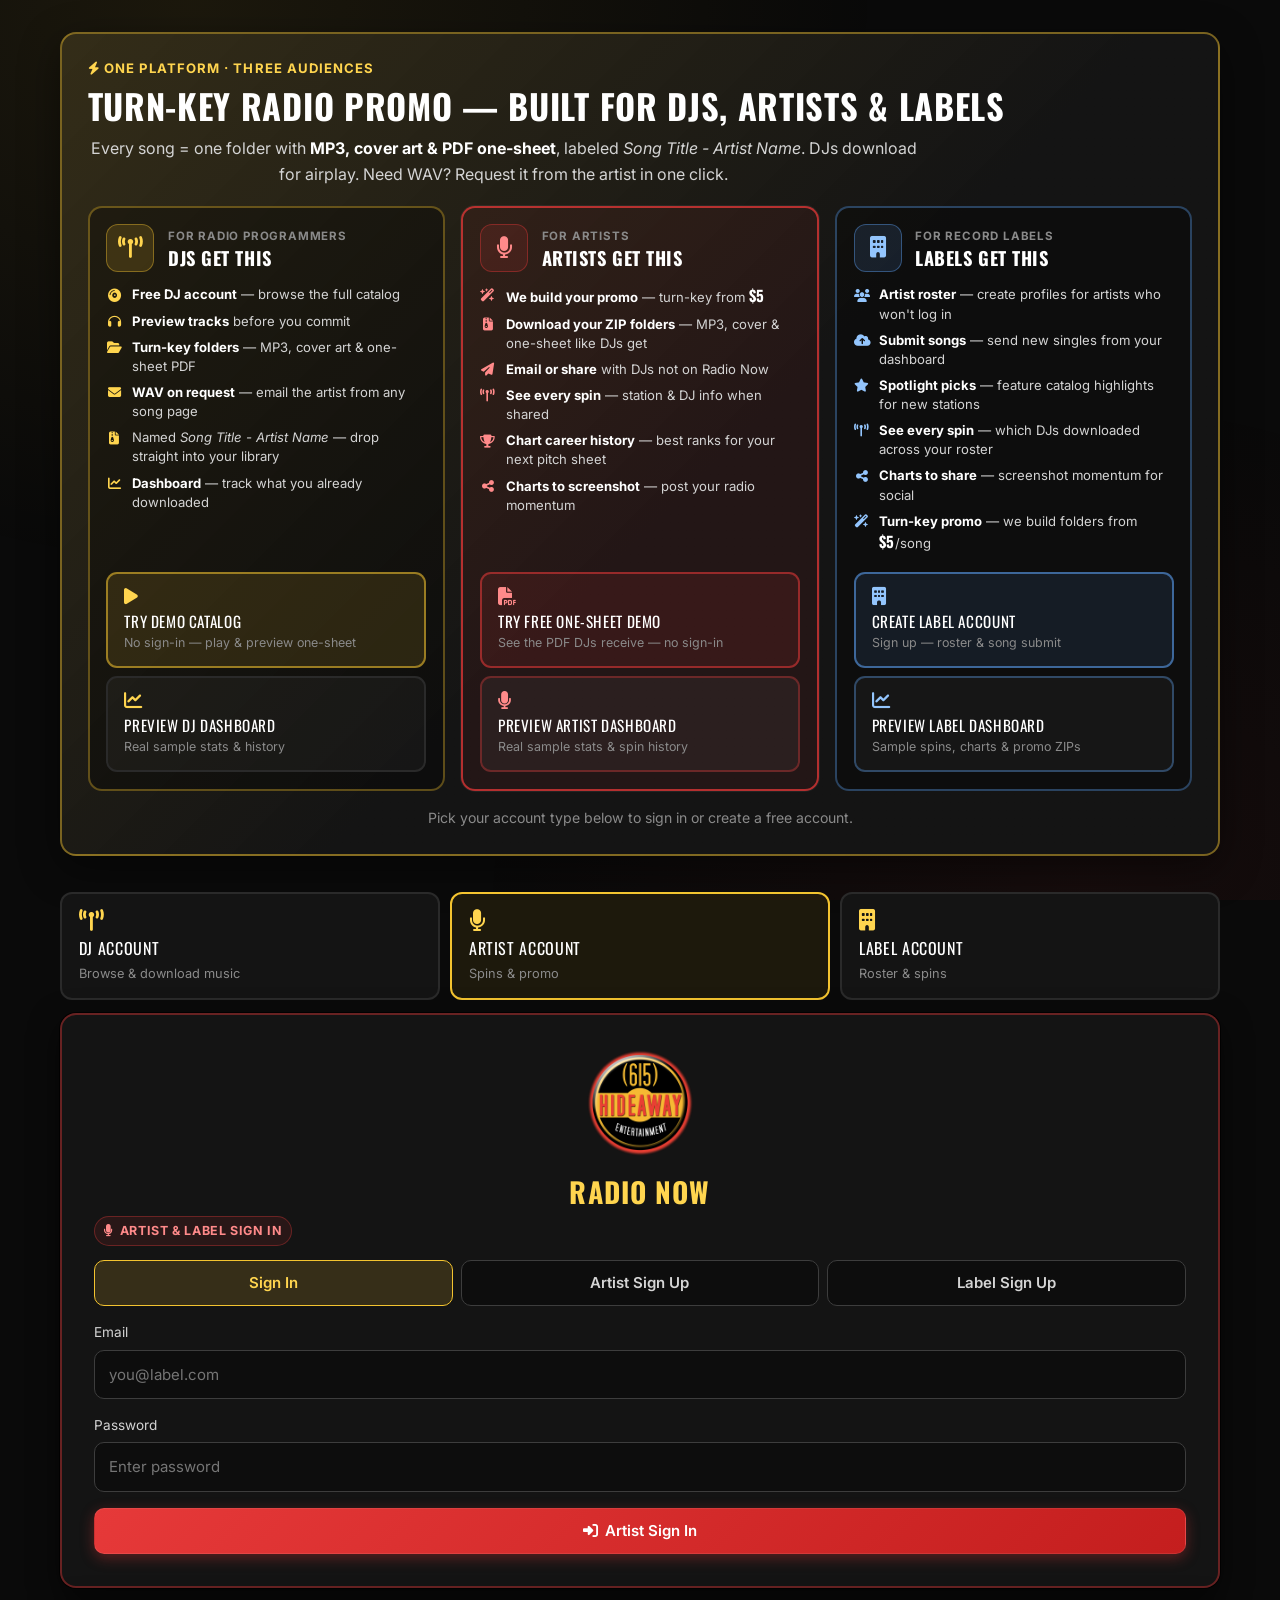
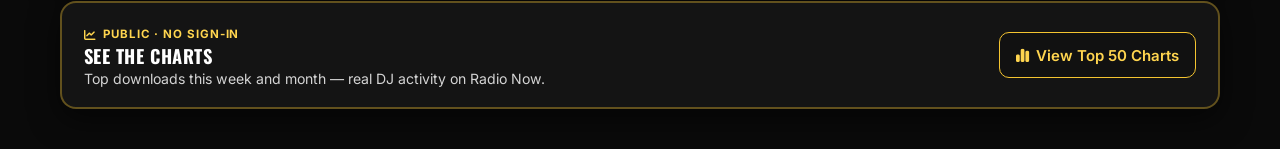
<file: artist-dashboard.html>
<!DOCTYPE html>
<html lang="en">
<head>
  <meta charset="UTF-8">
  <meta name="viewport" content="width=device-width, initial-scale=1.0">
  <meta name="description" content="Radio Now — Artist spins dashboard. See DJ download activity.">
  <title>Spins — Radio Now</title>
  <link rel="icon" href="assets/logo.png" type="image/png">
  <link rel="preconnect" href="https://fonts.googleapis.com">
  <link rel="preconnect" href="https://fonts.gstatic.com" crossorigin>
  <link href="https://fonts.googleapis.com/css2?family=Inter:wght@400;500;600;700&family=Oswald:wght@500;600;700&display=swap" rel="stylesheet">
  <link rel="stylesheet" href="https://cdnjs.cloudflare.com/ajax/libs/font-awesome/6.5.1/css/all.min.css">
  <link rel="stylesheet" href="css/styles.css">
</head>
<body class="artist-portal-body">

  <div id="login-gate" class="login-gate">
    <div id="turnkey-pitch-login" class="turnkey-pitch-login-wrap" data-page="artist"></div>

    <div class="login-gate-actions">
    <div class="login-auth-column">
      <nav class="account-role-picker account-role-picker--triple" aria-label="Choose account type">
        <a href="index.html" class="account-role-card">
          <i class="fa-solid fa-tower-broadcast" aria-hidden="true"></i>
          <span class="account-role-title">DJ Account</span>
          <span class="account-role-desc">Browse &amp; download music</span>
        </a>
        <a href="artist-dashboard.html" class="account-role-card is-active" aria-current="page">
          <i class="fa-solid fa-microphone" aria-hidden="true"></i>
          <span class="account-role-title">Artist Account</span>
          <span class="account-role-desc">Spins &amp; promo</span>
        </a>
        <a href="artist-dashboard.html#label-signup" class="account-role-card account-role-card--label">
          <i class="fa-solid fa-building" aria-hidden="true"></i>
          <span class="account-role-title">Label Account</span>
          <span class="account-role-desc">Roster &amp; spins</span>
        </a>
      </nav>

      <div class="login-card login-card--artist">
        <div class="brand-lockup brand-lockup--centered brand-lockup--signup">
          <img src="assets/logo.png" alt="(615) Hideaway Entertainment" class="brand-logo brand-logo--large">
          <div class="brand-text">
            <h1>Radio Now</h1>
            <p>(615) Hideaway Entertainment</p>
          </div>
        </div>
        <p class="login-account-badge login-account-badge--artist"><i class="fa-solid fa-microphone"></i> Artist &amp; label sign in</p>

        <div class="auth-tabs auth-tabs--triple" role="tablist" aria-label="Artist and label accounts">
        <button type="button" class="auth-tab active" data-auth-tab="login" role="tab" aria-selected="true">Sign In</button>
        <button type="button" class="auth-tab" data-auth-tab="signup" role="tab" aria-selected="false">Artist Sign Up</button>
        <button type="button" class="auth-tab" data-auth-tab="label-signup" role="tab" aria-selected="false">Label Sign Up</button>
      </div>

      <form id="login-form" class="auth-panel" data-auth-panel="login">
        <div class="login-error" id="login-error"></div>
        <label for="login-email">Email</label>
        <input type="email" id="login-email" placeholder="you@label.com" autocomplete="email" required>
        <label for="login-password">Password</label>
        <input type="password" id="login-password" placeholder="Enter password" autocomplete="current-password" required>
        <button type="submit" class="btn btn-primary btn-full">
          <i class="fa-solid fa-right-to-bracket"></i>
          Artist Sign In
        </button>
      </form>

      <form id="signup-form" class="auth-panel hidden" data-auth-panel="signup">
        <div class="login-error" id="signup-error"></div>
        <p class="auth-panel-note">Create a free artist account with your <strong>stage or band name</strong>. If your label already set up a profile for you, use the email they listed to <strong>claim</strong> it.</p>
        <label for="signup-artist-name">Artist Name</label>
        <input type="text" id="signup-artist-name" placeholder="Your artist or band name" autocomplete="organization" required>
        <label for="signup-email">Email</label>
        <input type="email" id="signup-email" placeholder="you@label.com" autocomplete="email" required>
        <label for="signup-password">Password</label>
        <input type="password" id="signup-password" placeholder="At least 8 characters" autocomplete="new-password" minlength="8" required>
        <label for="signup-password-confirm">Confirm password</label>
        <input type="password" id="signup-password-confirm" placeholder="Re-enter password" autocomplete="new-password" minlength="8" required>
        <button type="submit" class="btn btn-primary btn-full">
          <i class="fa-solid fa-user-plus"></i>
          Create Artist Account
        </button>
      </form>

      <form id="label-signup-form" class="auth-panel hidden" data-auth-panel="label-signup">
        <div class="login-error" id="label-signup-error"></div>
        <p class="auth-panel-note">Create a free label account with your <strong>label name</strong>. Use the same name on song submissions so your roster links to your dashboard.</p>
        <label for="signup-label-name">Label Name</label>
        <input type="text" id="signup-label-name" placeholder="Your record label name" autocomplete="organization" required>
        <label for="label-signup-email">Email</label>
        <input type="email" id="label-signup-email" placeholder="you@label.com" autocomplete="email" required>
        <label for="label-signup-password">Password</label>
        <input type="password" id="label-signup-password" placeholder="At least 8 characters" autocomplete="new-password" minlength="8" required>
        <label for="label-signup-password-confirm">Confirm password</label>
        <input type="password" id="label-signup-password-confirm" placeholder="Re-enter password" autocomplete="new-password" minlength="8" required>
        <button type="submit" class="btn btn-primary btn-full">
          <i class="fa-solid fa-building"></i>
          Create Label Account
        </button>
      </form>
      </div>

      <aside class="login-charts-card" aria-label="Public download charts">
        <div class="login-charts-copy-block">
          <p class="login-charts-eyebrow"><i class="fa-solid fa-chart-line" aria-hidden="true"></i> Public · No sign-in</p>
          <h2 class="login-charts-title">See the charts</h2>
          <p class="login-charts-copy">Top downloads this week and month — real DJ activity on Radio Now.</p>
        </div>
        <a href="charts.html" class="btn btn-secondary login-charts-btn">
          <i class="fa-solid fa-chart-simple" aria-hidden="true"></i>
          View Top 50 Charts
        </a>
      </aside>
    </div>
    </div>
  </div>

  <div id="app-shell" class="app-shell hidden">
    <div id="demo-banner" class="demo-banner hidden" role="status">
      <div class="demo-banner-copy">
        <strong>Demo mode</strong> — Sample spin data for David Parmley.
      </div>
      <a href="artist-dashboard.html" class="btn btn-secondary btn-sm">Create artist account</a>
    </div>

    <div class="artist-portal-chrome">
      <a href="artist-dashboard.html" class="artist-portal-chrome-brand">
        <img src="assets/logo.png" alt="" class="artist-portal-chrome-logo">
        <span>Radio Now</span>
      </a>
      <div class="artist-portal-chrome-actions">
        <a href="artist-promo.html" class="artist-portal-chrome-link">Your Music</a>
        <a href="charts.html" class="artist-portal-chrome-link">Charts</a>
        <span id="artist-welcome" class="artist-portal-welcome hidden"></span>
        <button type="button" class="btn btn-ghost btn-sm" id="logout-btn" aria-label="Log out">
          <i class="fa-solid fa-right-from-bracket"></i>
        </button>
      </div>
    </div>

    <nav class="artist-portal-nav" data-artist-portal-nav aria-label="Artist portal sections"></nav>

    <main class="artist-portal-page artist-spins-page">
      <h1 id="artist-display-name" class="visually-hidden">Your artist</h1>
      <p id="dashboard-subtitle" class="visually-hidden">Spin stats</p>

      <section id="artist-featured-banner" class="artist-featured-banner hidden" aria-label="DJ featured spotlight"></section>

      <section class="spin-picker-section" id="song-picker" aria-label="Choose a song"></section>

      <section id="song-infographic" class="spin-infographic-host hidden" aria-live="polite"></section>

      <section class="spin-song-metrics hidden" id="dashboard-stats" aria-label="Song spin stats"></section>

      <section class="spin-lines-section" aria-label="Spin activity">
        <div class="spin-lines-header">
          <h2><i class="fa-solid fa-tower-broadcast"></i> DJ spins</h2>
          <span class="spin-lines-meta" id="spin-lines-meta"></span>
        </div>
        <a href="djs.html" class="btn btn-secondary btn-full spin-dj-directory-btn">
          <i class="fa-solid fa-users"></i>
          DJ Member Directory
        </a>
        <div id="spin-lines" class="spin-lines-list"></div>
      </section>

      <section class="dj-panel artist-access-panel hidden" id="label-access-panel" aria-live="polite">
        <div class="dj-panel-header">
          <h2><i class="fa-solid fa-building"></i> Label access</h2>
        </div>
        <p class="dj-panel-note">Labels with access to your account. Remove anytime — your chart history stays with you.</p>
        <div id="label-access-list"></div>
      </section>

      <section class="artist-dj-requests-banner" aria-label="DJ WAV requests info">
        <div class="artist-dj-requests-banner-inner">
          <div>
            <h2><i class="fa-solid fa-envelope"></i> DJ WAV requests</h2>
            <p>When a DJ needs a broadcast WAV, Radio Now emails you with the song and DJ contact info. Just hit <strong>Reply</strong> and send the file or a link.</p>
          </div>
          <a href="artist-dj-requests.html" class="btn btn-secondary btn-sm">Learn more</a>
        </div>
      </section>
    </main>
  </div>

  <script src="js/config.js"></script>
  <script src="js/pitch.js"></script>
  <script src="js/demo.js"></script>
  <script src="js/dj-auth.js"></script>
  <script src="js/artist-auth.js"></script>
  <script src="js/account-auth.js"></script>
  <script src="js/artist-auth-ui.js"></script>
  <script src="js/nav.js"></script>
  <script src="js/utils.js"></script>
  <script src="js/artist-portal-nav.js"></script>
  <script src="js/artist-activity.js"></script>
  <script src="js/sheet-catalog.js"></script>
  <script src="js/database.js"></script>
  <script src="js/spotlight.js"></script>
  <script src="js/artist-dashboard-app.js"></script>
</body>
</html>
</file>
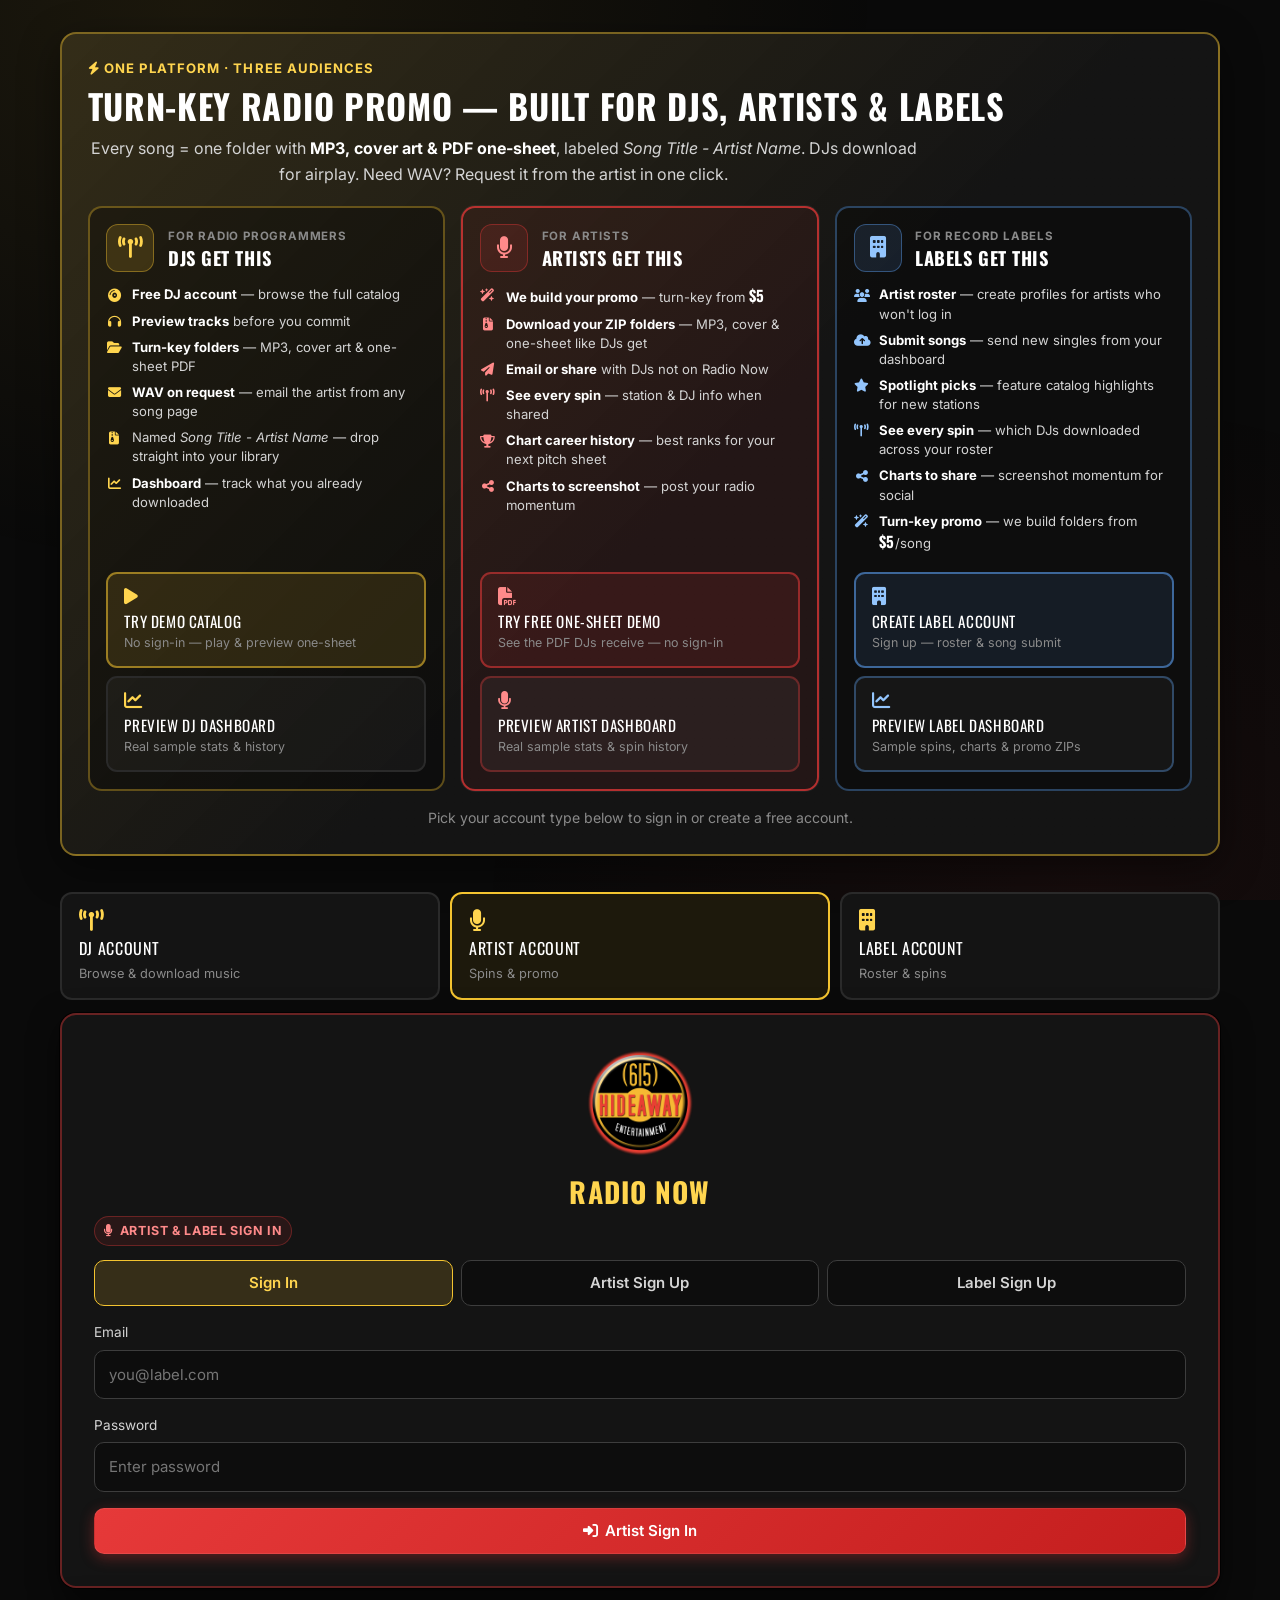
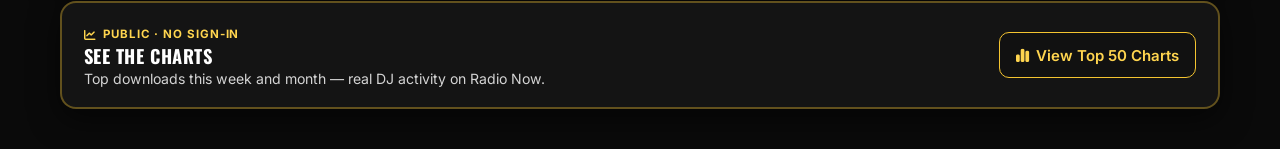
<file: artist-dj-requests.html>
<!DOCTYPE html>
<html lang="en">
<head>
  <meta charset="UTF-8">
  <meta name="viewport" content="width=device-width, initial-scale=1.0">
  <meta name="description" content="Radio Now — DJ WAV requests for artists and labels.">
  <title>DJ Requests — Radio Now</title>
  <link rel="icon" href="assets/logo.png" type="image/png">
  <link rel="preconnect" href="https://fonts.googleapis.com">
  <link rel="preconnect" href="https://fonts.gstatic.com" crossorigin>
  <link href="https://fonts.googleapis.com/css2?family=Inter:wght@400;500;600;700&family=Oswald:wght@500;600;700&display=swap" rel="stylesheet">
  <link rel="stylesheet" href="https://cdnjs.cloudflare.com/ajax/libs/font-awesome/6.5.1/css/all.min.css">
  <link rel="stylesheet" href="css/styles.css">
</head>
<body class="artist-portal-body">

  <div id="app-shell" class="app-shell hidden">
    <div class="artist-portal-chrome">
      <a href="artist-dashboard.html" class="artist-portal-chrome-brand">
        <img src="assets/logo.png" alt="" class="artist-portal-chrome-logo">
        <span>Radio Now</span>
      </a>
      <div class="artist-portal-chrome-actions">
        <a href="artist-promo.html" class="artist-portal-chrome-link">Your Music</a>
        <a href="charts.html" class="artist-portal-chrome-link">Charts</a>
        <span id="artist-welcome" class="artist-portal-welcome hidden"></span>
        <button type="button" class="btn btn-ghost btn-sm" id="logout-btn" aria-label="Log out">
          <i class="fa-solid fa-right-from-bracket"></i>
        </button>
      </div>
    </div>

    <nav class="artist-portal-nav" data-artist-portal-nav></nav>

    <main class="artist-portal-page">
      <header class="artist-portal-hero">
        <p class="artist-portal-eyebrow">For artists &amp; labels</p>
        <h1>DJ WAV requests</h1>
        <p class="artist-portal-copy">When a DJ needs a broadcast WAV for airplay, Radio Now sends you a clear request email. Here is what it means and how to reply.</p>
      </header>

      <section class="artist-portal-card artist-dj-requests-card">
        <h2 class="artist-portal-card-title"><i class="fa-solid fa-envelope"></i> What is this?</h2>
        <p class="artist-portal-card-note">DJs browse and download <strong>MP3</strong> turn-key promo folders from Radio Now. Some stations still need a <strong>broadcast WAV</strong> for their automation system. When a DJ clicks <em>Send WAV request for me</em>, we email you on their behalf with the song details and the DJ’s contact info.</p>
      </section>

      <section class="artist-portal-card artist-dj-requests-card">
        <h2 class="artist-portal-card-title"><i class="fa-solid fa-inbox"></i> What the email looks like</h2>
        <p class="artist-portal-card-note">Check your inbox (and spam folder) for a message like this:</p>
        <div class="artist-dj-request-example" id="dj-request-example"></div>
      </section>

      <section class="artist-portal-card artist-dj-requests-card">
        <h2 class="artist-portal-card-title"><i class="fa-solid fa-reply"></i> How to reply (3 steps)</h2>
        <ol class="artist-dj-requests-steps">
          <li><strong>Hit Reply</strong> on the request email. Your reply goes straight to the DJ’s email address listed in the message.</li>
          <li><strong>Attach the WAV</strong> or send a secure download link (WeTransfer, Dropbox, Google Drive, etc.).</li>
          <li><strong>Name the file</strong> so it is easy to match — for example: <code id="dj-request-naming-example">Song Title - Artist Name.wav</code></li>
        </ol>
        <p class="artist-portal-card-note">That is it. No login required to reply — just use your normal email app (Zoho, Gmail, Outlook, etc.).</p>
      </section>

      <section class="artist-portal-card artist-dj-requests-card">
        <h2 class="artist-portal-card-title"><i class="fa-solid fa-circle-question"></i> Quick answers</h2>
        <dl class="artist-dj-requests-faq">
          <div>
            <dt>Is this spam?</dt>
            <dd>No — it is a real DJ on Radio Now who downloaded your MP3 promo and needs WAV for their station.</dd>
          </div>
          <div>
            <dt>Do I have to send a WAV?</dt>
            <dd>WAV is optional but appreciated for airplay. MP3 promos on Radio Now are the main turn-key package.</dd>
          </div>
          <div>
            <dt>Who sends the first email?</dt>
            <dd>Radio Now sends it from <strong id="dj-request-from-email">radio@the615hideaway.com</strong> so the DJ does not have to write it themselves.</dd>
          </div>
          <div>
            <dt>What about WAV for new releases?</dt>
            <dd>After you rename your broadcast WAV to match your Radio Now turn-key folder (same naming as your MP3 promo), keep a copy handy. Reply with that file when a DJ on Radio Now requests it. You can also use the same turn-key folder — with WAV included — when you send promos to DJs who are not on Radio Now yet.</dd>
          </div>
        </dl>
      </section>
    </main>
  </div>

  <script src="js/config.js"></script>
  <script src="js/demo.js"></script>
  <script src="js/dj-auth.js"></script>
  <script src="js/artist-auth.js"></script>
  <script src="js/account-auth.js"></script>
  <script src="js/artist-auth-ui.js"></script>
  <script src="js/nav.js"></script>
  <script src="js/utils.js"></script>
  <script src="js/artist-portal-nav.js"></script>
  <script src="js/artist-portal-auth.js"></script>
  <script src="js/artist-dj-requests-app.js"></script>
</body>
</html>
</file>
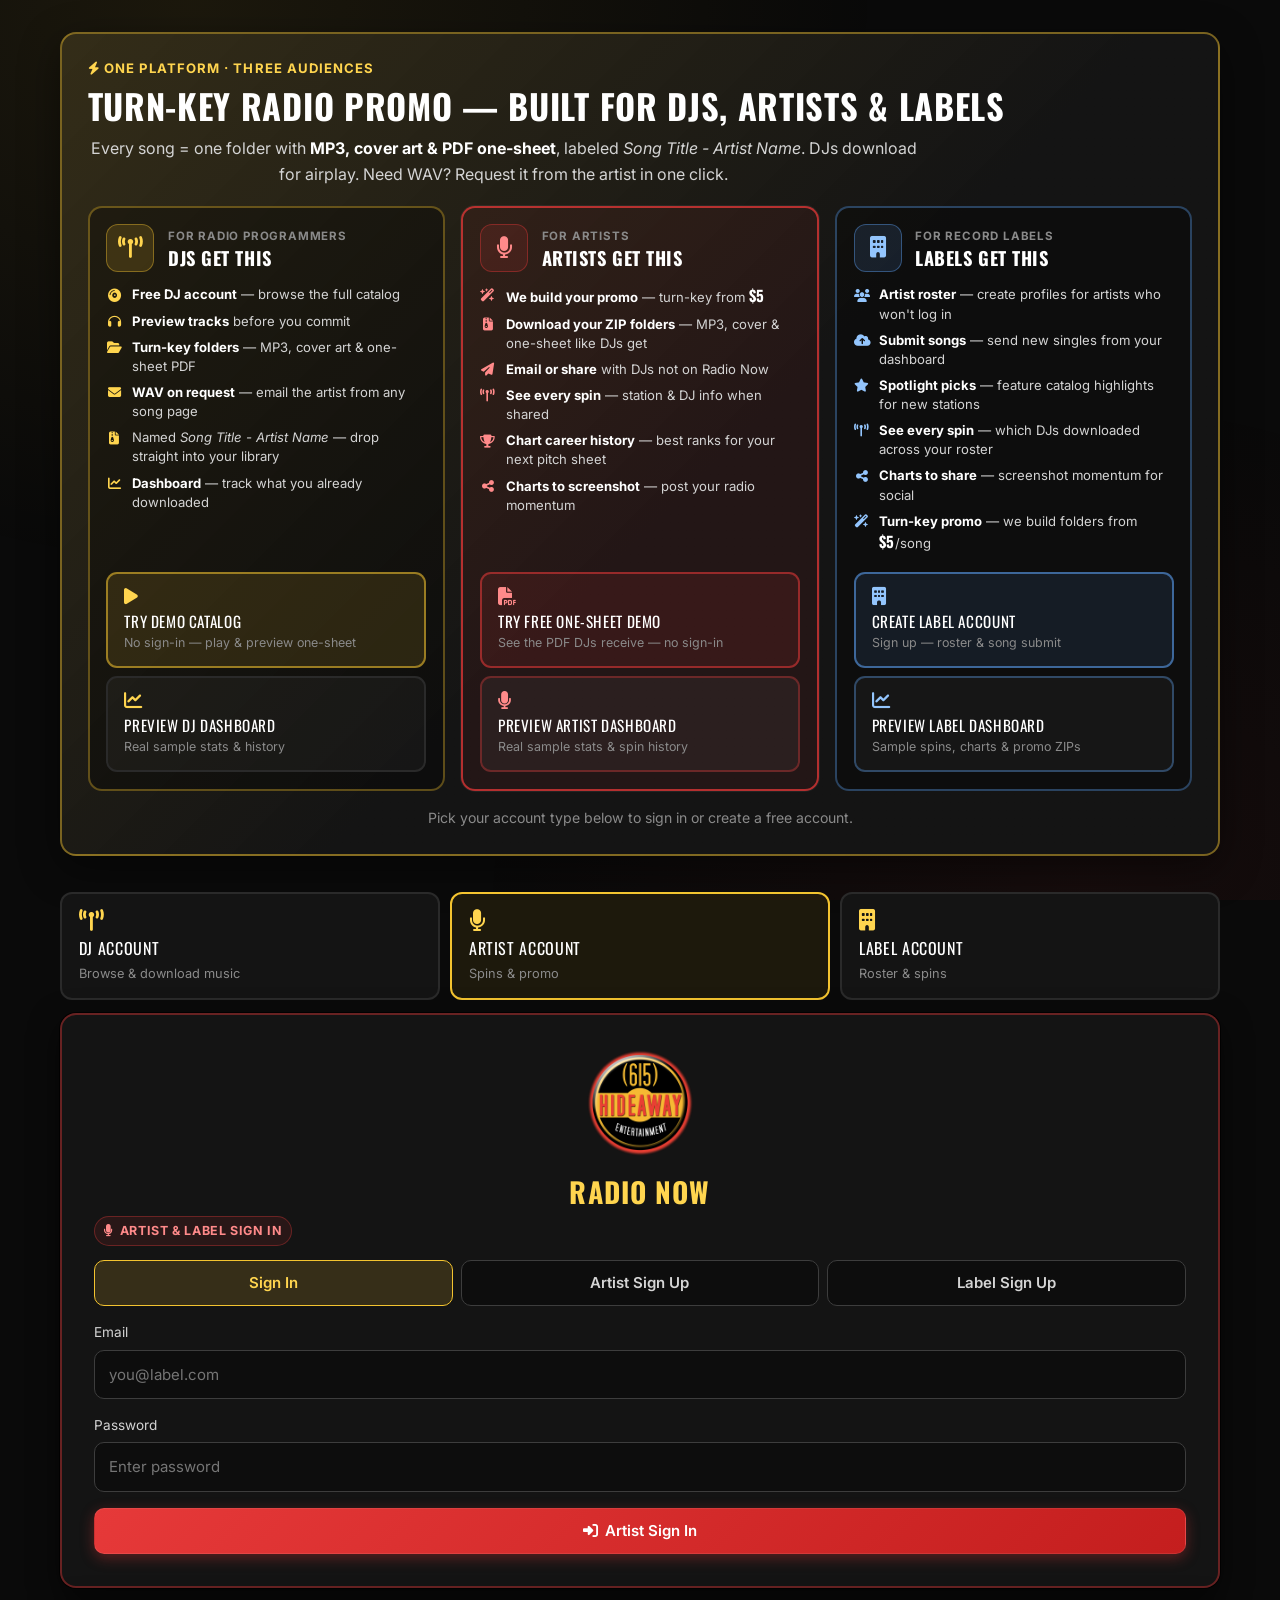
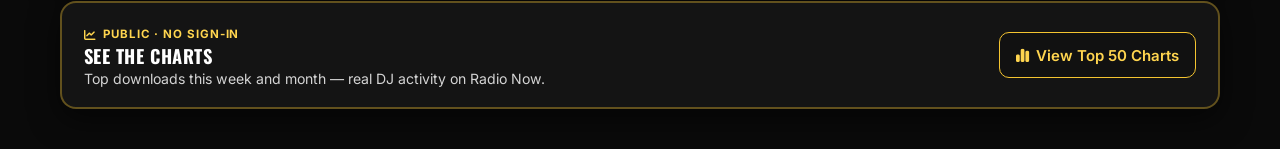
<file: artist-roster.html>
<!DOCTYPE html>
<html lang="en">
<head>
  <meta charset="UTF-8">
  <meta name="viewport" content="width=device-width, initial-scale=1.0">
  <meta name="description" content="Radio Now — Label artist roster.">
  <title>Artist Roster — Radio Now</title>
  <link rel="icon" href="assets/logo.png" type="image/png">
  <link rel="preconnect" href="https://fonts.googleapis.com">
  <link rel="preconnect" href="https://fonts.gstatic.com" crossorigin>
  <link href="https://fonts.googleapis.com/css2?family=Inter:wght@400;500;600;700&family=Oswald:wght@500;600;700&display=swap" rel="stylesheet">
  <link rel="stylesheet" href="https://cdnjs.cloudflare.com/ajax/libs/font-awesome/6.5.1/css/all.min.css">
  <link rel="stylesheet" href="css/styles.css">
</head>
<body class="artist-portal-body">

  <div id="app-shell" class="app-shell hidden">
    <div class="artist-portal-chrome">
      <a href="artist-dashboard.html" class="artist-portal-chrome-brand">
        <img src="assets/logo.png" alt="" class="artist-portal-chrome-logo">
        <span>Radio Now</span>
      </a>
      <div class="artist-portal-chrome-actions">
        <a href="artist-promo.html" class="artist-portal-chrome-link">Your Music</a>
        <a href="charts.html" class="artist-portal-chrome-link">Charts</a>
        <span id="artist-welcome" class="artist-portal-welcome hidden"></span>
        <button type="button" class="btn btn-ghost btn-sm" id="logout-btn" aria-label="Log out">
          <i class="fa-solid fa-right-from-bracket"></i>
        </button>
      </div>
    </div>

    <nav class="artist-portal-nav" data-artist-portal-nav></nav>

    <main class="artist-portal-page">
      <header class="artist-portal-hero">
        <p class="artist-portal-eyebrow">Roster</p>
        <h1>Artist roster</h1>
        <p id="page-copy" class="artist-portal-copy">Create profiles for artists on your label.</p>
      </header>

      <div id="label-roster-list" class="label-roster-list label-roster-list--page"></div>

      <section class="artist-portal-card">
        <h2 class="artist-portal-card-title"><i class="fa-solid fa-user-plus"></i> Create artist profile</h2>
        <form id="create-profile-form" class="dashboard-form">
          <div class="login-error" id="create-profile-error"></div>
          <label for="create-profile-artist-name">Artist name</label>
          <input type="text" id="create-profile-artist-name" placeholder="As it will appear on Radio Now" required>
          <label for="create-profile-claim-email">Artist email <span class="label-optional">(for claim)</span></label>
          <input type="email" id="create-profile-claim-email" placeholder="artist@email.com">
          <button type="submit" class="btn btn-secondary btn-full">
            <i class="fa-solid fa-user-plus"></i>
            Create profile
          </button>
        </form>
      </section>
    </main>
  </div>

  <script src="js/config.js"></script>
  <script src="js/demo.js"></script>
  <script src="js/dj-auth.js"></script>
  <script src="js/artist-auth.js"></script>
  <script src="js/account-auth.js"></script>
  <script src="js/artist-auth-ui.js"></script>
  <script src="js/nav.js"></script>
  <script src="js/utils.js"></script>
  <script src="js/artist-portal-nav.js"></script>
  <script src="js/artist-portal-auth.js"></script>
  <script src="js/artist-activity.js"></script>
  <script src="js/artist-roster-app.js"></script>
</body>
</html>
</file>
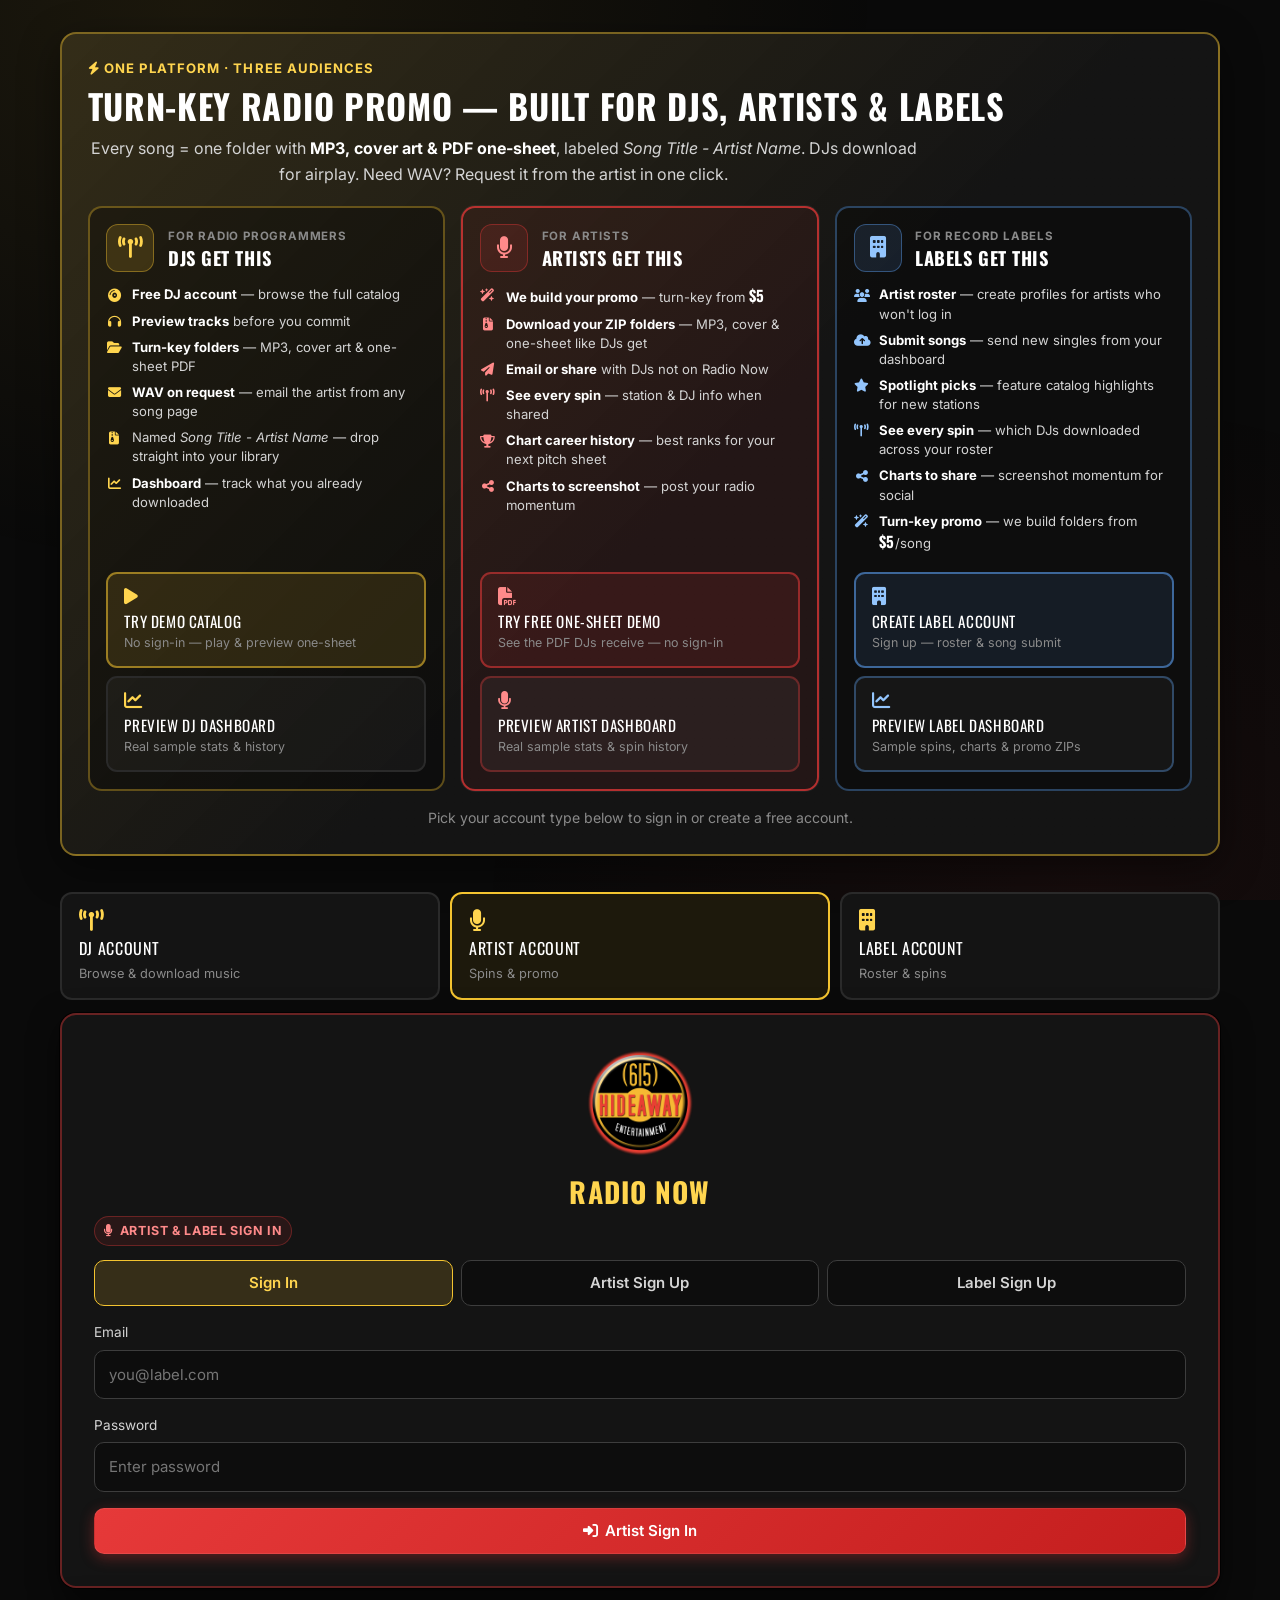
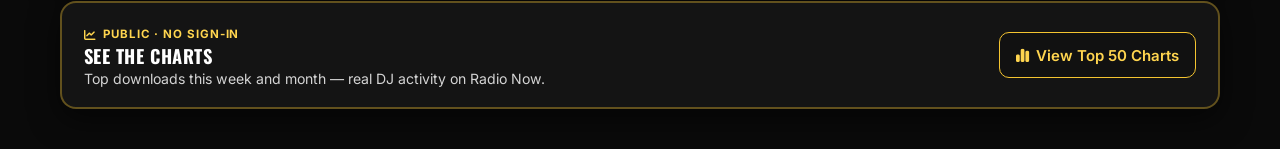
<file: artist-spotlight.html>
<!DOCTYPE html>
<html lang="en">
<head>
  <meta charset="UTF-8">
  <meta name="viewport" content="width=device-width, initial-scale=1.0">
  <meta name="description" content="Radio Now — DJ featured spotlight for artists and labels.">
  <title>Featured — Radio Now</title>
  <link rel="icon" href="assets/logo.png" type="image/png">
  <link rel="preconnect" href="https://fonts.googleapis.com">
  <link rel="preconnect" href="https://fonts.gstatic.com" crossorigin>
  <link href="https://fonts.googleapis.com/css2?family=Inter:wght@400;500;600;700&family=Oswald:wght@500;600;700&display=swap" rel="stylesheet">
  <link rel="stylesheet" href="https://cdnjs.cloudflare.com/ajax/libs/font-awesome/6.5.1/css/all.min.css">
  <link rel="stylesheet" href="css/styles.css">
</head>
<body class="artist-portal-body">

  <div id="app-shell" class="app-shell hidden">
    <div class="artist-portal-chrome">
      <a href="artist-dashboard.html" class="artist-portal-chrome-brand">
        <img src="assets/logo.png" alt="" class="artist-portal-chrome-logo">
        <span>Radio Now</span>
      </a>
      <div class="artist-portal-chrome-actions">
        <a href="artist-promo.html" class="artist-portal-chrome-link">Your Music</a>
        <a href="charts.html" class="artist-portal-chrome-link">Charts</a>
        <span id="artist-welcome" class="artist-portal-welcome hidden"></span>
        <button type="button" class="btn btn-ghost btn-sm" id="logout-btn" aria-label="Log out">
          <i class="fa-solid fa-right-from-bracket"></i>
        </button>
      </div>
    </div>

    <nav class="artist-portal-nav" data-artist-portal-nav></nav>

    <main class="artist-portal-page">
      <header class="artist-portal-hero">
        <p class="artist-portal-eyebrow">DJ spotlight</p>
        <h1>Featured on Radio Now</h1>
        <p class="artist-portal-copy" id="featured-intro">Songs hand-picked for the top of the DJ catalog. When your music is featured here, stations see it first.</p>
      </header>

      <div id="artist-featured-content"></div>
    </main>
  </div>

  <script src="js/config.js"></script>
  <script src="js/demo.js"></script>
  <script src="js/dj-auth.js"></script>
  <script src="js/artist-auth.js"></script>
  <script src="js/account-auth.js"></script>
  <script src="js/artist-auth-ui.js"></script>
  <script src="js/nav.js"></script>
  <script src="js/spotlight.js"></script>
  <script src="js/utils.js"></script>
  <script src="js/sheet-catalog.js"></script>
  <script src="js/database.js"></script>
  <script src="js/artist-portal-nav.js"></script>
  <script src="js/artist-portal-auth.js"></script>
  <script src="js/artist-spotlight-app.js"></script>
</body>
</html>
</file>
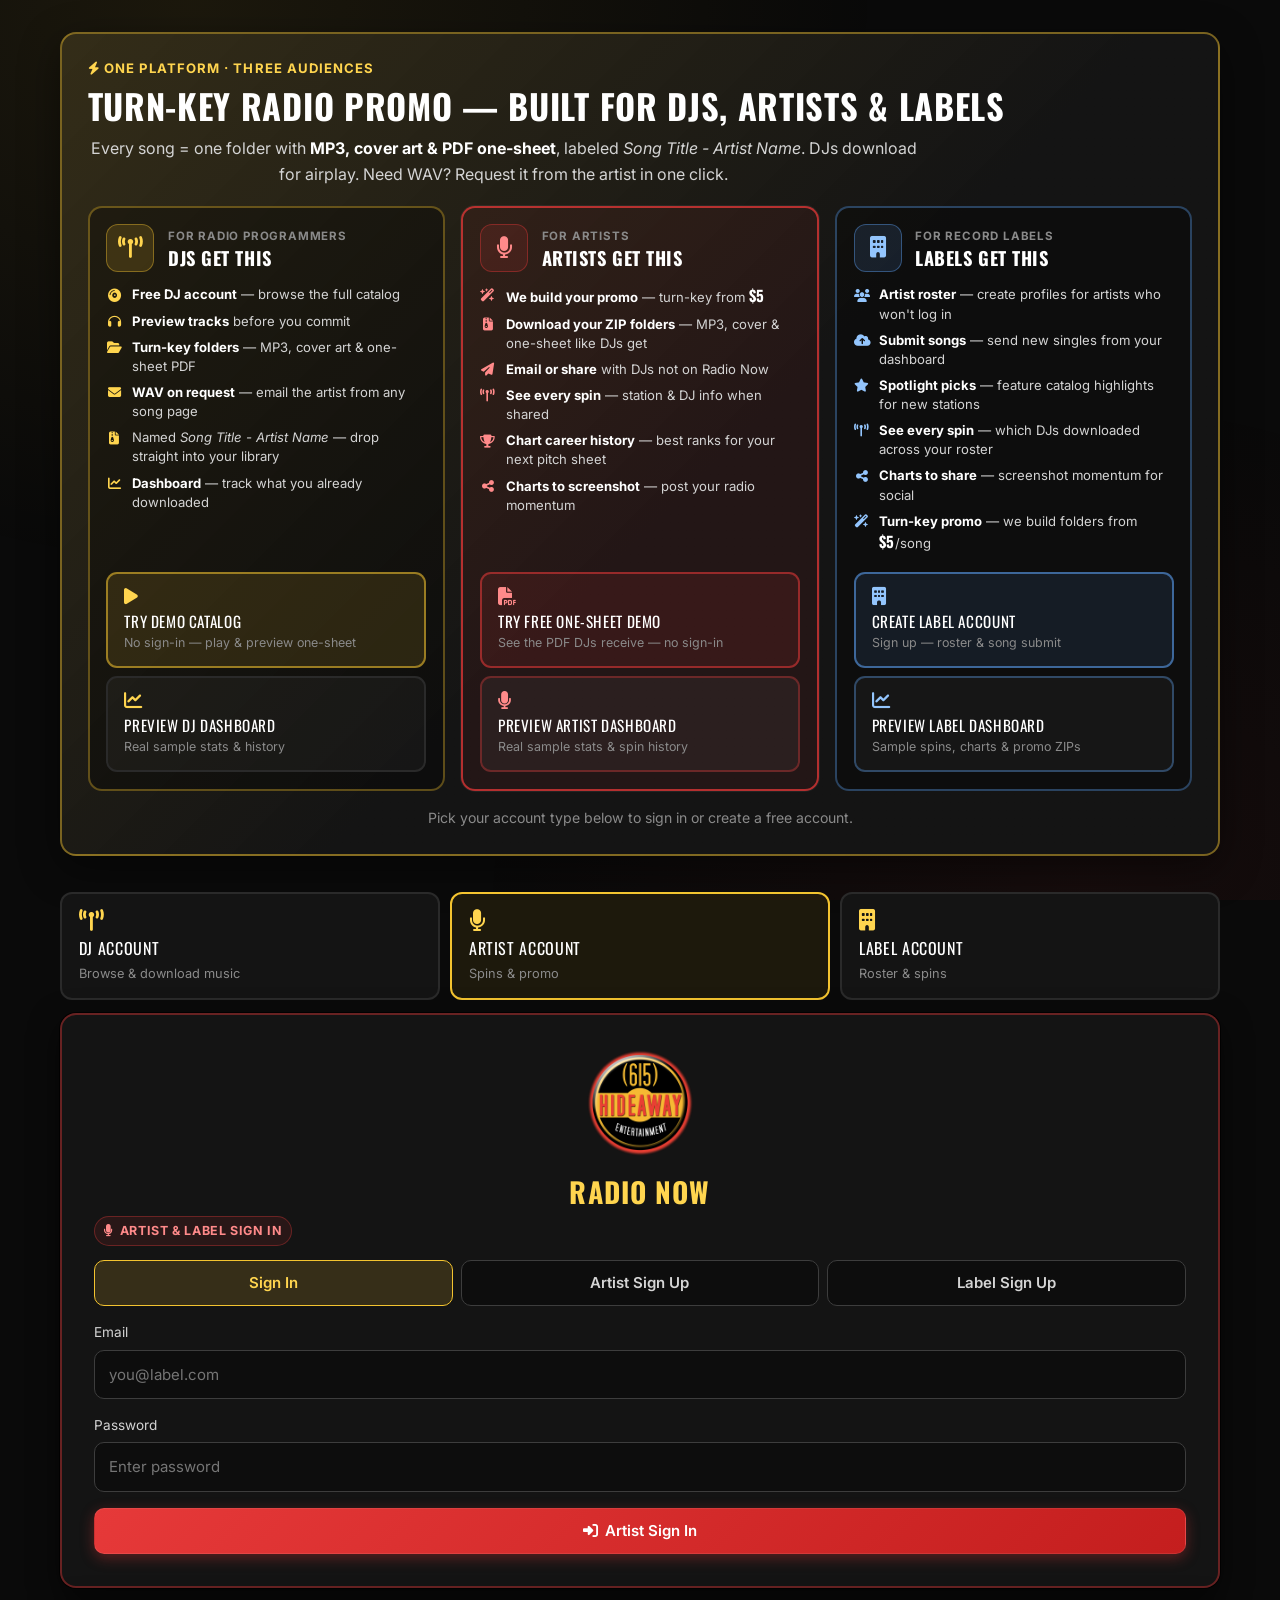
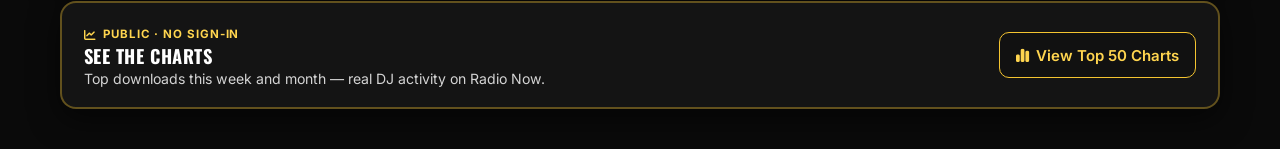
<file: artist-submit.html>
<!DOCTYPE html>
<html lang="en">
<head>
  <meta charset="UTF-8">
  <meta name="viewport" content="width=device-width, initial-scale=1.0">
  <meta name="description" content="Radio Now — Submit a new song.">
  <title>Submit Song — Radio Now</title>
  <link rel="icon" href="assets/logo.png" type="image/png">
  <link rel="preconnect" href="https://fonts.googleapis.com">
  <link rel="preconnect" href="https://fonts.gstatic.com" crossorigin>
  <link href="https://fonts.googleapis.com/css2?family=Inter:wght@400;500;600;700&family=Oswald:wght@500;600;700&display=swap" rel="stylesheet">
  <link rel="stylesheet" href="https://cdnjs.cloudflare.com/ajax/libs/font-awesome/6.5.1/css/all.min.css">
  <link rel="stylesheet" href="css/styles.css">
</head>
<body class="artist-portal-body">

  <div id="app-shell" class="app-shell hidden">
    <div class="artist-portal-chrome">
      <a href="artist-dashboard.html" class="artist-portal-chrome-brand">
        <img src="assets/logo.png" alt="" class="artist-portal-chrome-logo">
        <span>Radio Now</span>
      </a>
      <div class="artist-portal-chrome-actions">
        <a href="artist-promo.html" class="artist-portal-chrome-link">Your Music</a>
        <a href="charts.html" class="artist-portal-chrome-link">Charts</a>
        <span id="artist-welcome" class="artist-portal-welcome hidden"></span>
        <button type="button" class="btn btn-ghost btn-sm" id="logout-btn" aria-label="Log out">
          <i class="fa-solid fa-right-from-bracket"></i>
        </button>
      </div>
    </div>

    <nav class="artist-portal-nav" data-artist-portal-nav></nav>

    <main class="artist-portal-page">
      <header class="artist-portal-hero">
        <p class="artist-portal-eyebrow">Submit</p>
        <h1 id="page-title">Submit a new song</h1>
        <p id="page-copy" class="artist-portal-copy">Upload via the Google Form — MP3, WAV, and cover art.</p>
      </header>

      <section class="artist-portal-card">
        <p class="artist-portal-card-note" id="song-submit-note">After you submit, your song is queued for Radio Now and usually appears on the live catalog within about 10 minutes.</p>
        <ol class="artist-portal-steps">
          <li>Open the submission form and fill in song details.</li>
          <li>Upload MP3, WAV, and cover art (large files supported).</li>
          <li>Check your Spins dashboard for DJ activity once the song is live.</li>
        </ol>
        <a id="song-google-form-open-link" class="btn btn-primary btn-lg btn-full" href="https://forms.gle/zFExL6otU1e7hJF59" target="_blank" rel="noopener">
          <i class="fa-solid fa-cloud-arrow-up"></i>
          Open song submission form
        </a>
        <p class="field-help">Uploads are free this week. No technical steps on your end.</p>
      </section>
    </main>
  </div>

  <script src="js/config.js"></script>
  <script src="js/demo.js"></script>
  <script src="js/dj-auth.js"></script>
  <script src="js/artist-auth.js"></script>
  <script src="js/account-auth.js"></script>
  <script src="js/artist-auth-ui.js"></script>
  <script src="js/nav.js"></script>
  <script src="js/utils.js"></script>
  <script src="js/artist-portal-nav.js"></script>
  <script src="js/artist-portal-auth.js"></script>
  <script src="js/artist-submit-app.js"></script>
</body>
</html>
</file>
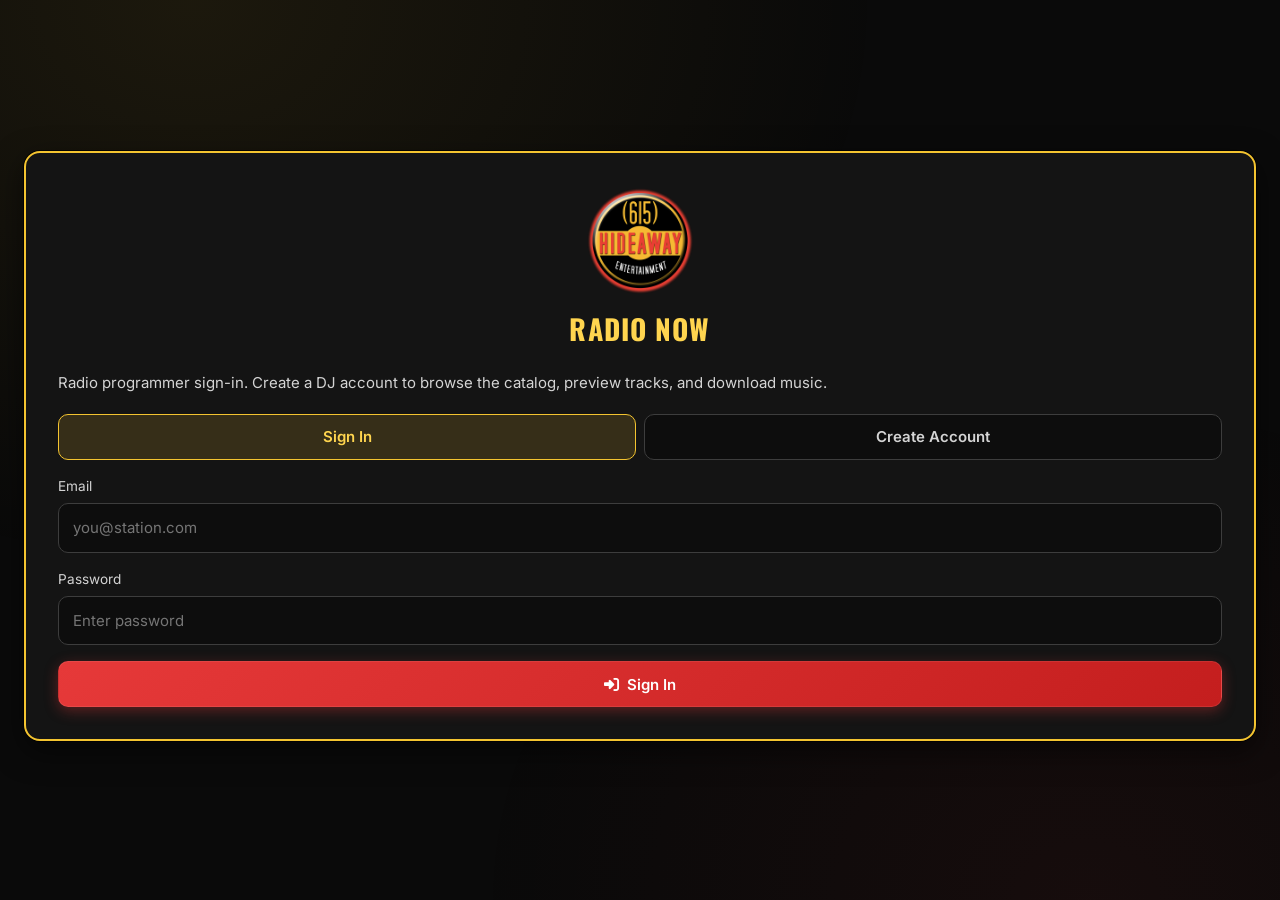
<file: artists.html>
<!DOCTYPE html>
<html lang="en">
<head>
  <meta charset="UTF-8">
  <meta name="viewport" content="width=device-width, initial-scale=1.0">
  <meta name="description" content="Radio Now — Browse artists and their songs.">
  <title>Artists — Radio Now</title>
  <link rel="icon" href="assets/logo.png" type="image/png">
  <link rel="preconnect" href="https://fonts.googleapis.com">
  <link rel="preconnect" href="https://fonts.gstatic.com" crossorigin>
  <link href="https://fonts.googleapis.com/css2?family=Inter:wght@400;500;600;700&family=Oswald:wght@500;600;700&display=swap" rel="stylesheet">
  <link rel="stylesheet" href="https://cdnjs.cloudflare.com/ajax/libs/font-awesome/6.5.1/css/all.min.css">
  <link rel="stylesheet" href="css/styles.css">
</head>
<body>

  <div id="login-gate" class="login-gate">
    <div class="login-card">
      <div class="brand-lockup brand-lockup--centered brand-lockup--signup">
        <img src="assets/logo.png" alt="(615) Hideaway Entertainment" class="brand-logo brand-logo--large">
        <div class="brand-text">
          <h1>Radio Now</h1>
          <p>(615) Hideaway Entertainment</p>
        </div>
      </div>
      <p class="login-copy">Radio programmer sign-in. Create a DJ account to browse the catalog, preview tracks, and download music.</p>

      <div class="auth-tabs" role="tablist" aria-label="DJ account">
        <button type="button" class="auth-tab active" data-auth-tab="login" role="tab" aria-selected="true">Sign In</button>
        <button type="button" class="auth-tab" data-auth-tab="signup" role="tab" aria-selected="false">Create Account</button>
      </div>

      <form id="login-form" class="auth-panel" data-auth-panel="login">
        <div class="login-error" id="login-error"></div>
        <label for="login-email">Email</label>
        <input type="email" id="login-email" placeholder="you@station.com" autocomplete="email" required>
        <label for="login-password">Password</label>
        <input type="password" id="login-password" placeholder="Enter password" autocomplete="current-password" required>
        <button type="submit" class="btn btn-primary btn-full">
          <i class="fa-solid fa-right-to-bracket"></i>
          Sign In
        </button>
      </form>

      <form id="signup-form" class="auth-panel hidden" data-auth-panel="signup">
        <div class="login-error" id="signup-error"></div>
        <button type="submit" class="btn btn-primary btn-full">
          <i class="fa-solid fa-user-plus"></i>
          Create DJ Account
        </button>
      </form>
    </div>
  </div>

  <div id="app-shell" class="app-shell hidden">
    <header class="site-header">
      <div class="header-inner">
        <a href="index.html" class="brand">
          <img src="assets/logo.png" alt="(615) Hideaway Entertainment" class="brand-logo">
          <div class="brand-text">
            <span class="brand-name">Radio Now</span>
            <span class="brand-tag">(615) Hideaway Entertainment</span>
          </div>
        </a>
        <nav class="site-nav" data-site-nav data-nav-active="artists" aria-label="Main navigation"></nav>
        <div class="header-actions">
          <span id="dj-welcome" class="dj-welcome hidden"></span>
          <span id="artist-welcome" class="dj-welcome hidden"></span>
          <button class="btn btn-ghost" id="logout-btn">
            <i class="fa-solid fa-right-from-bracket"></i>
            Log Out
          </button>
        </div>
      </div>
    </header>

    <div id="connection-banner" class="connection-banner hidden"></div>

    <main class="artists-page">
      <header class="artists-page-header">
        <h1>Artists</h1>
        <p class="artists-page-intro">Open any artist to browse their full catalog — albums, singles, and back catalog for your show.</p>
      </header>

      <section class="toolbar artists-toolbar">
        <div class="filter-row">
          <div class="search-wrap">
            <i class="fa-solid fa-magnifying-glass"></i>
            <input type="search" id="artist-search" placeholder="Search artists…" autocomplete="off">
          </div>
          <button class="btn btn-secondary" id="clear-search-btn">Clear</button>
        </div>
        <p class="artists-help">Tap an artist to open their profile and queue songs.</p>
      </section>

      <section id="artists-grid" class="artists-grid" aria-live="polite"></section>
    </main>
  </div>

  <script src="js/config.js"></script>
  <script src="js/dj-auth.js"></script>
  <script src="js/artist-auth.js"></script>
  <script src="js/account-auth.js"></script>
  <script src="js/dj-signup-form.js"></script>
  <script src="js/dj-auth-ui.js"></script>
  <script src="js/artist-auth-ui.js"></script>
  <script src="js/nav.js"></script>
  <script src="js/dj-favorites.js"></script>
  <script src="js/dj-activity.js"></script>
  <script src="js/utils.js"></script>
  <script src="js/sheet-catalog.js"></script>
  <script src="js/database.js"></script>
  <script src="js/artists-app.js"></script>
</body>
</html>
</file>
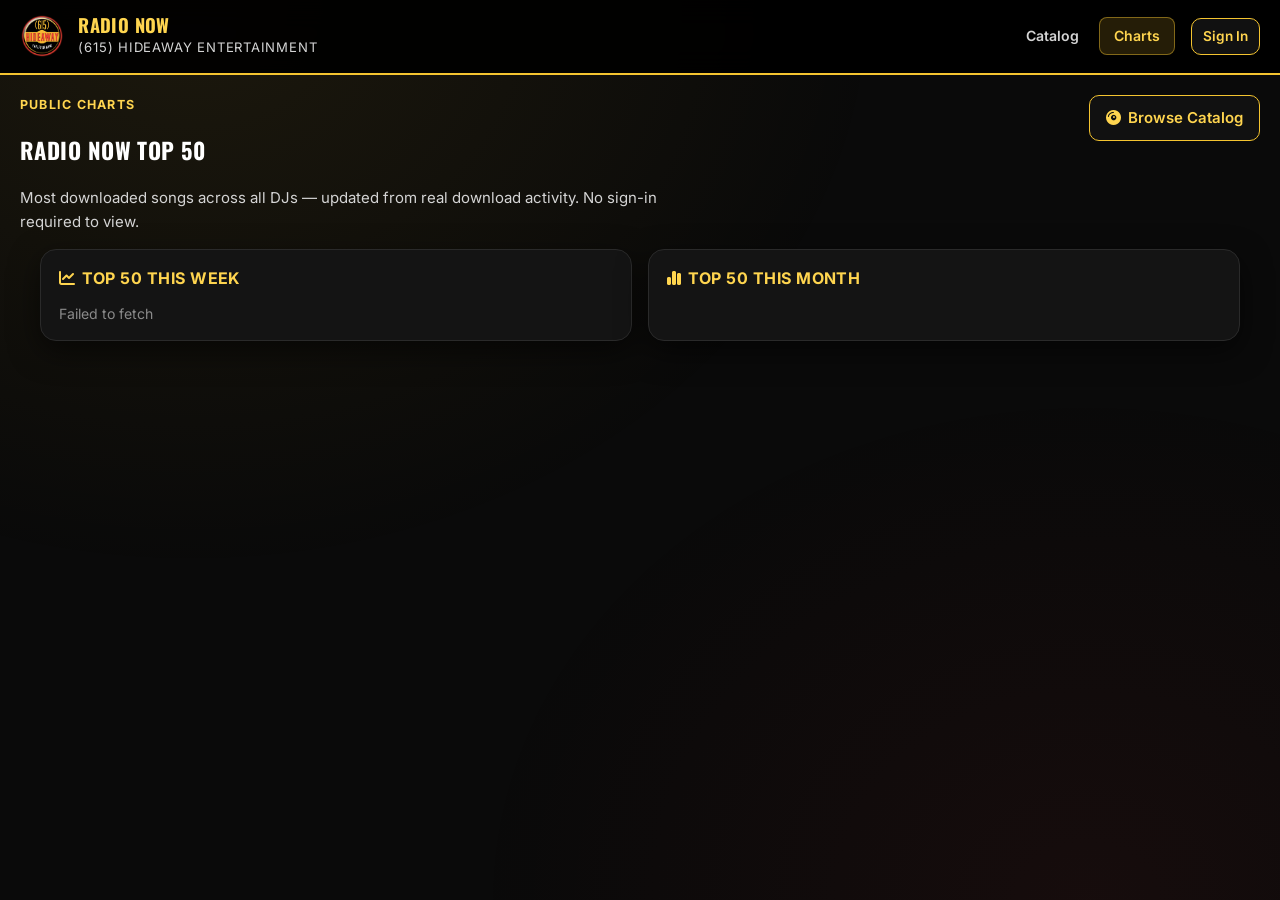
<file: charts.html>
<!DOCTYPE html>
<html lang="en">
<head>
  <meta charset="UTF-8">
  <meta name="viewport" content="width=device-width, initial-scale=1.0">
  <meta name="description" content="Radio Now — Public download charts. Top 50 songs this week and this month.">
  <title>Charts — Radio Now</title>
  <link rel="icon" href="assets/logo.png" type="image/png">
  <link rel="preconnect" href="https://fonts.googleapis.com">
  <link rel="preconnect" href="https://fonts.gstatic.com" crossorigin>
  <link href="https://fonts.googleapis.com/css2?family=Inter:wght@400;500;600;700&family=Oswald:wght@500;600;700&display=swap" rel="stylesheet">
  <link rel="stylesheet" href="https://cdnjs.cloudflare.com/ajax/libs/font-awesome/6.5.1/css/all.min.css">
  <link rel="stylesheet" href="css/styles.css">
</head>
<body class="charts-public-page">

  <header class="site-header">
    <div class="header-inner">
      <a href="index.html" class="brand">
        <img src="assets/logo.png" alt="(615) Hideaway Entertainment" class="brand-logo">
        <div class="brand-text">
          <span class="brand-name">Radio Now</span>
          <span class="brand-tag">(615) Hideaway Entertainment</span>
        </div>
      </a>
      <nav class="site-nav" data-site-nav data-nav-active="charts" aria-label="Main navigation"></nav>
      <div class="header-actions">
        <span id="dj-welcome" class="dj-welcome hidden"></span>
        <span id="artist-welcome" class="dj-welcome hidden"></span>
        <a href="index.html" class="btn btn-secondary btn-sm" data-signin-btn>Sign In</a>
        <button class="btn btn-ghost hidden" id="logout-btn" type="button">
          <i class="fa-solid fa-right-from-bracket"></i>
          Log Out
        </button>
      </div>
    </div>
  </header>

  <main class="charts-page">
    <section class="charts-page-hero">
      <div>
        <p class="dj-dashboard-eyebrow">Public charts</p>
        <h1>Radio Now Top 50</h1>
        <p class="dj-dashboard-copy">Most downloaded songs across all DJs — updated from real download activity. No sign-in required to view.</p>
      </div>
      <a href="index.html" class="btn btn-secondary">
        <i class="fa-solid fa-compact-disc"></i>
        Browse Catalog
      </a>
    </section>

    <section class="charts-panel charts-panel--full" aria-label="Top 50 downloads">
      <div class="charts-block charts-block--full">
        <div class="charts-block-header">
          <h2><i class="fa-solid fa-chart-line"></i> Top 50 This Week</h2>
        </div>
        <div id="charts-week"></div>
      </div>
      <div class="charts-block charts-block--full">
        <div class="charts-block-header">
          <h2><i class="fa-solid fa-chart-simple"></i> Top 50 This Month</h2>
        </div>
        <div id="charts-month"></div>
      </div>
    </section>
  </main>

  <script src="js/config.js"></script>
  <script src="js/dj-auth.js"></script>
  <script src="js/artist-auth.js"></script>
  <script src="js/account-auth.js"></script>
  <script src="js/dj-auth-ui.js"></script>
  <script src="js/artist-auth-ui.js"></script>
  <script src="js/nav.js"></script>
  <script src="js/utils.js"></script>
  <script src="js/sheet-catalog.js"></script>
  <script src="js/database.js"></script>
  <script src="js/charts.js"></script>
  <script src="js/charts-app.js"></script>
</body>
</html>
</file>
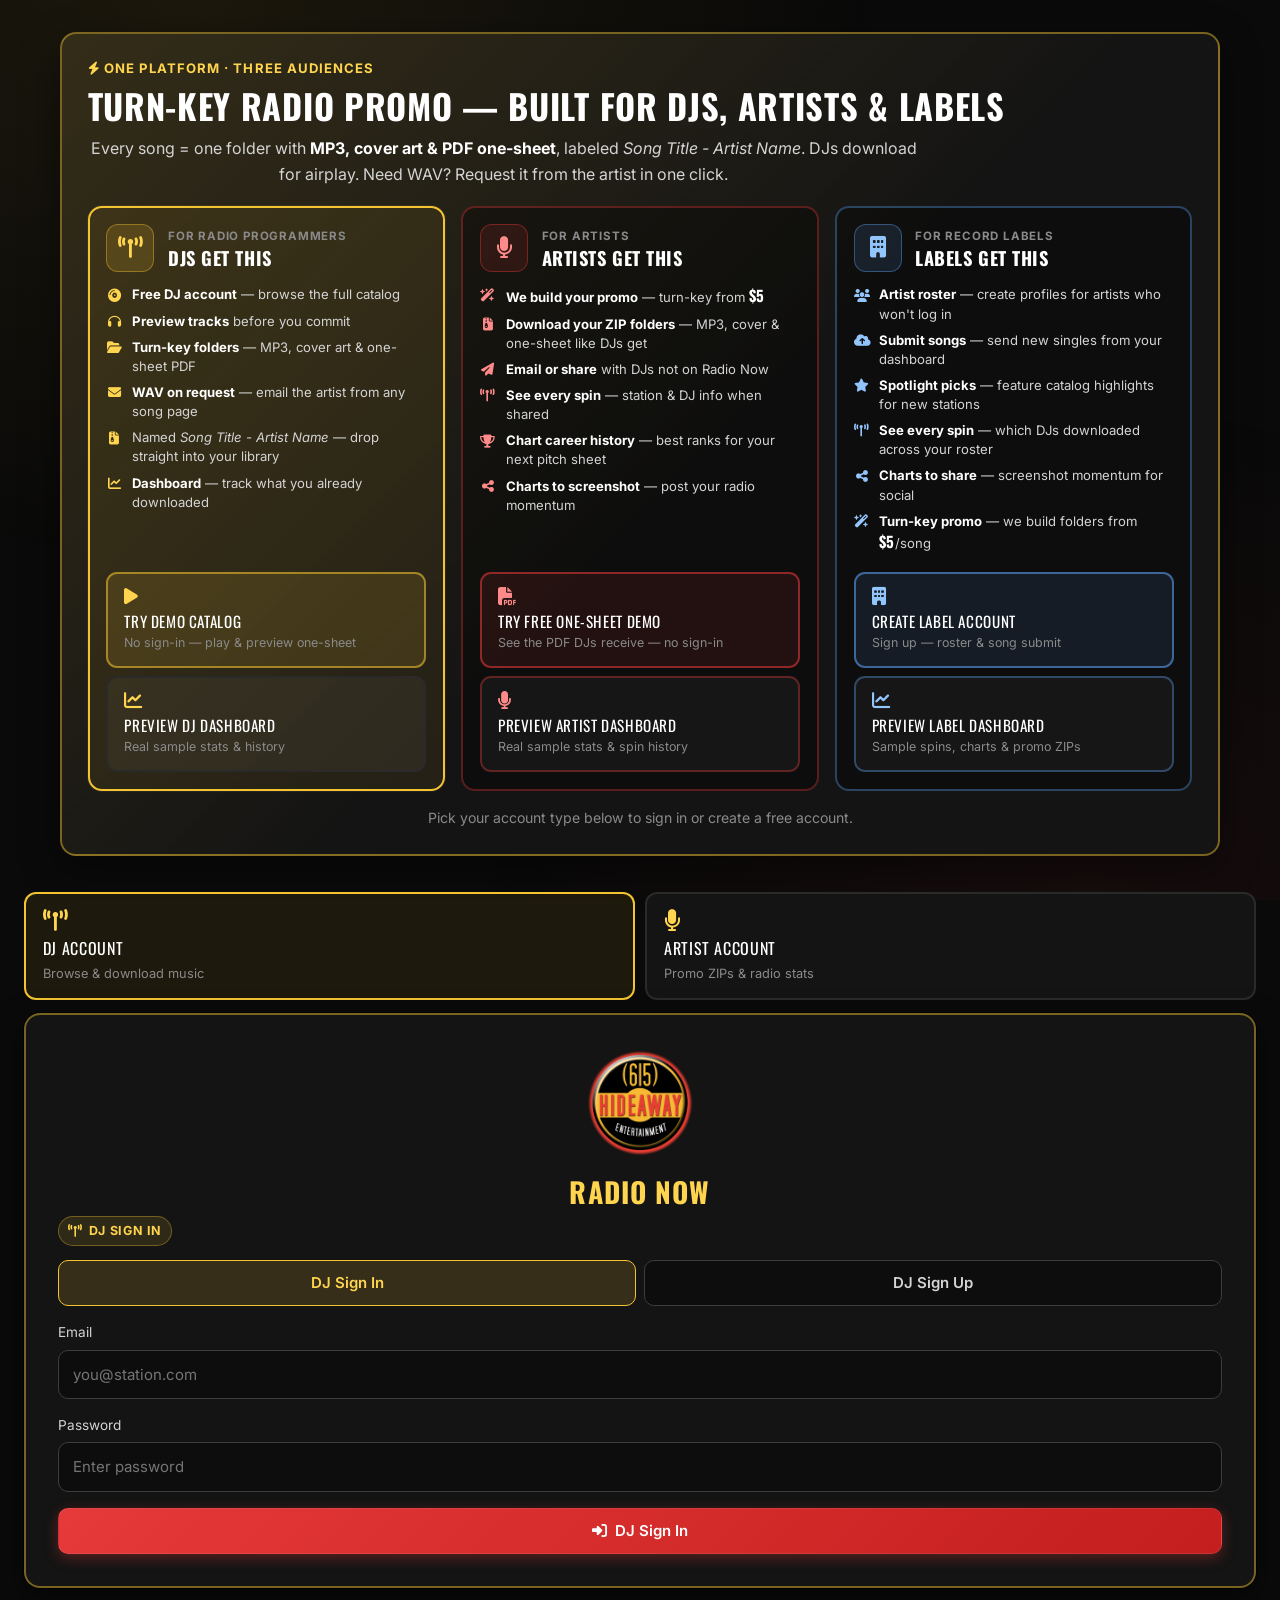
<file: dj-dashboard.html>
<!DOCTYPE html>
<html lang="en">
<head>
  <meta charset="UTF-8">
  <meta name="viewport" content="width=device-width, initial-scale=1.0">
  <meta name="description" content="Radio Now — DJ dashboard and download history.">
  <title>My Dashboard — Radio Now</title>
  <link rel="icon" href="assets/logo.png" type="image/png">
  <link rel="preconnect" href="https://fonts.googleapis.com">
  <link rel="preconnect" href="https://fonts.gstatic.com" crossorigin>
  <link href="https://fonts.googleapis.com/css2?family=Inter:wght@400;500;600;700&family=Oswald:wght@500;600;700&display=swap" rel="stylesheet">
  <link rel="stylesheet" href="https://cdnjs.cloudflare.com/ajax/libs/font-awesome/6.5.1/css/all.min.css">
  <link rel="stylesheet" href="css/styles.css">
</head>
<body>

  <div id="login-gate" class="login-gate">
    <div id="turnkey-pitch-login" class="turnkey-pitch-login-wrap" data-page="dj"></div>

    <div class="login-auth-column">
      <nav class="account-role-picker" aria-label="Choose account type">
        <a href="index.html" class="account-role-card is-active" aria-current="page">
          <i class="fa-solid fa-tower-broadcast" aria-hidden="true"></i>
          <span class="account-role-title">DJ Account</span>
          <span class="account-role-desc">Browse &amp; download music</span>
        </a>
        <a href="artist-dashboard.html" class="account-role-card">
          <i class="fa-solid fa-microphone" aria-hidden="true"></i>
          <span class="account-role-title">Artist Account</span>
          <span class="account-role-desc">Promo ZIPs &amp; radio stats</span>
        </a>
      </nav>

      <div class="login-card login-card--dj">
        <div class="brand-lockup brand-lockup--centered brand-lockup--signup">
          <img src="assets/logo.png" alt="(615) Hideaway Entertainment" class="brand-logo brand-logo--large">
          <div class="brand-text">
            <h1>Radio Now</h1>
            <p>(615) Hideaway Entertainment</p>
          </div>
        </div>
        <p class="login-account-badge"><i class="fa-solid fa-tower-broadcast"></i> DJ sign in</p>

        <div class="auth-tabs" role="tablist" aria-label="DJ account">
        <button type="button" class="auth-tab active" data-auth-tab="login" role="tab" aria-selected="true">DJ Sign In</button>
        <button type="button" class="auth-tab" data-auth-tab="signup" role="tab" aria-selected="false">DJ Sign Up</button>
      </div>

      <form id="login-form" class="auth-panel" data-auth-panel="login">
        <div class="login-error" id="login-error"></div>
        <label for="login-email">Email</label>
        <input type="email" id="login-email" placeholder="you@station.com" autocomplete="email" required>
        <label for="login-password">Password</label>
        <input type="password" id="login-password" placeholder="Enter password" autocomplete="current-password" required>
        <button type="submit" class="btn btn-primary btn-full">
          <i class="fa-solid fa-right-to-bracket"></i>
          DJ Sign In
        </button>
      </form>

      <form id="signup-form" class="auth-panel hidden" data-auth-panel="signup">
        <div class="login-error" id="signup-error"></div>
        <button type="submit" class="btn btn-primary btn-full">
          <i class="fa-solid fa-user-plus"></i>
          Create DJ Account
        </button>
      </form>
      </div>
    </div>
  </div>

  <div id="app-shell" class="app-shell hidden">
    <header class="site-header">
      <div class="header-inner">
        <a href="index.html" class="brand">
          <img src="assets/logo.png" alt="(615) Hideaway Entertainment" class="brand-logo">
          <div class="brand-text">
            <span class="brand-name">Radio Now</span>
            <span class="brand-tag">(615) Hideaway Entertainment</span>
          </div>
        </a>
        <nav class="site-nav" data-site-nav data-nav-active="djDashboard" aria-label="Main navigation"></nav>
        <div class="header-actions">
          <span id="dj-welcome" class="dj-welcome hidden"></span>
          <span id="artist-welcome" class="dj-welcome hidden"></span>
          <button class="btn btn-ghost" id="logout-btn">
            <i class="fa-solid fa-right-from-bracket"></i>
            Log Out
          </button>
        </div>
      </div>
    </header>

    <div id="demo-banner" class="demo-banner hidden" role="status">
      <div class="demo-banner-copy">
        <strong>Demo mode</strong> — Read-only preview. Download history is real sample data.
      </div>
      <a href="index.html" class="btn btn-secondary btn-sm">Create DJ account</a>
    </div>

    <main class="dj-dashboard-page">
      <section class="dj-dashboard-hero">
        <div>
          <p class="dj-dashboard-eyebrow">DJ Dashboard</p>
          <h1 id="dashboard-title">Your download history</h1>
          <p class="dj-dashboard-copy">Track what you have already downloaded so you do not grab the same song twice.</p>
          <div class="dj-dashboard-hero-actions">
            <div class="dj-profile-toggle" id="profile-panel">
              <button
                type="button"
                class="btn btn-secondary"
                id="edit-profile-btn"
                aria-expanded="false"
                aria-controls="profile-editor"
              >
                <i class="fa-solid fa-user-pen" aria-hidden="true"></i>
                Edit Profile
              </button>
            </div>
            <a href="charts.html" class="btn btn-secondary">
              <i class="fa-solid fa-chart-simple" aria-hidden="true"></i>
              View Charts
            </a>
            <a href="dj-spotlight.html" class="btn btn-secondary hidden" id="spotlight-admin-link">
              <i class="fa-solid fa-star" aria-hidden="true"></i>
              Catalog Spotlight
            </a>
          </div>
        </div>
        <a href="index.html" class="btn btn-secondary">
          <i class="fa-solid fa-compact-disc"></i>
          Browse Catalog
        </a>
      </section>

      <div class="dj-panel dj-panel--profile hidden" id="profile-editor" aria-hidden="true">
        <div class="dj-panel-header">
          <h2><i class="fa-solid fa-user-pen"></i> DJ Profile</h2>
          <button type="button" class="btn btn-ghost btn-sm" id="close-profile-btn">
            <i class="fa-solid fa-xmark"></i>
            Close
          </button>
        </div>
        <form id="dj-profile-form" class="dj-profile-form dashboard-form">
          <div id="dj-profile-fields"></div>
          <div class="dj-profile-privacy">
            <label class="checkbox-field checkbox-field--panel">
              <input type="checkbox" id="share-email-toggle">
              <span>Share my DJ contact email with artists when I download their music</span>
            </label>
            <p class="dj-panel-note">Your login email stays private. Artists only see your DJ contact email when sharing is turned on.</p>
            <p class="dj-panel-status" id="share-email-status"></p>
          </div>
          <div class="dj-profile-actions">
            <button type="submit" class="btn btn-primary" id="save-profile-btn">
              <i class="fa-solid fa-floppy-disk"></i>
              Save Profile
            </button>
            <p class="dj-panel-status" id="profile-save-status" aria-live="polite"></p>
          </div>
        </form>
      </div>

      <section class="dj-dashboard-stats" id="dashboard-stats"></section>

      <section class="dj-dashboard-grid">
        <div class="dj-panel dj-panel--wide">
          <div class="dj-panel-header">
            <h2>Download History</h2>
            <span class="dj-panel-meta" id="history-count"></span>
          </div>
          <div id="dashboard-history"></div>
        </div>
      </section>
    </main>
  </div>

  <script src="js/config.js"></script>
  <script src="js/pitch.js"></script>
  <script src="js/dj-auth.js"></script>
  <script src="js/artist-auth.js"></script>
  <script src="js/account-auth.js"></script>
  <script src="js/dj-signup-form.js"></script>
  <script src="js/dj-auth-ui.js"></script>
  <script src="js/artist-auth-ui.js"></script>
  <script src="js/nav.js"></script>
  <script src="js/spotlight.js"></script>
  <script src="js/demo.js"></script>
  <script src="js/dj-activity.js"></script>
  <script src="js/utils.js"></script>
  <script src="js/dj-dashboard-app.js"></script>
</body>
</html>
</file>
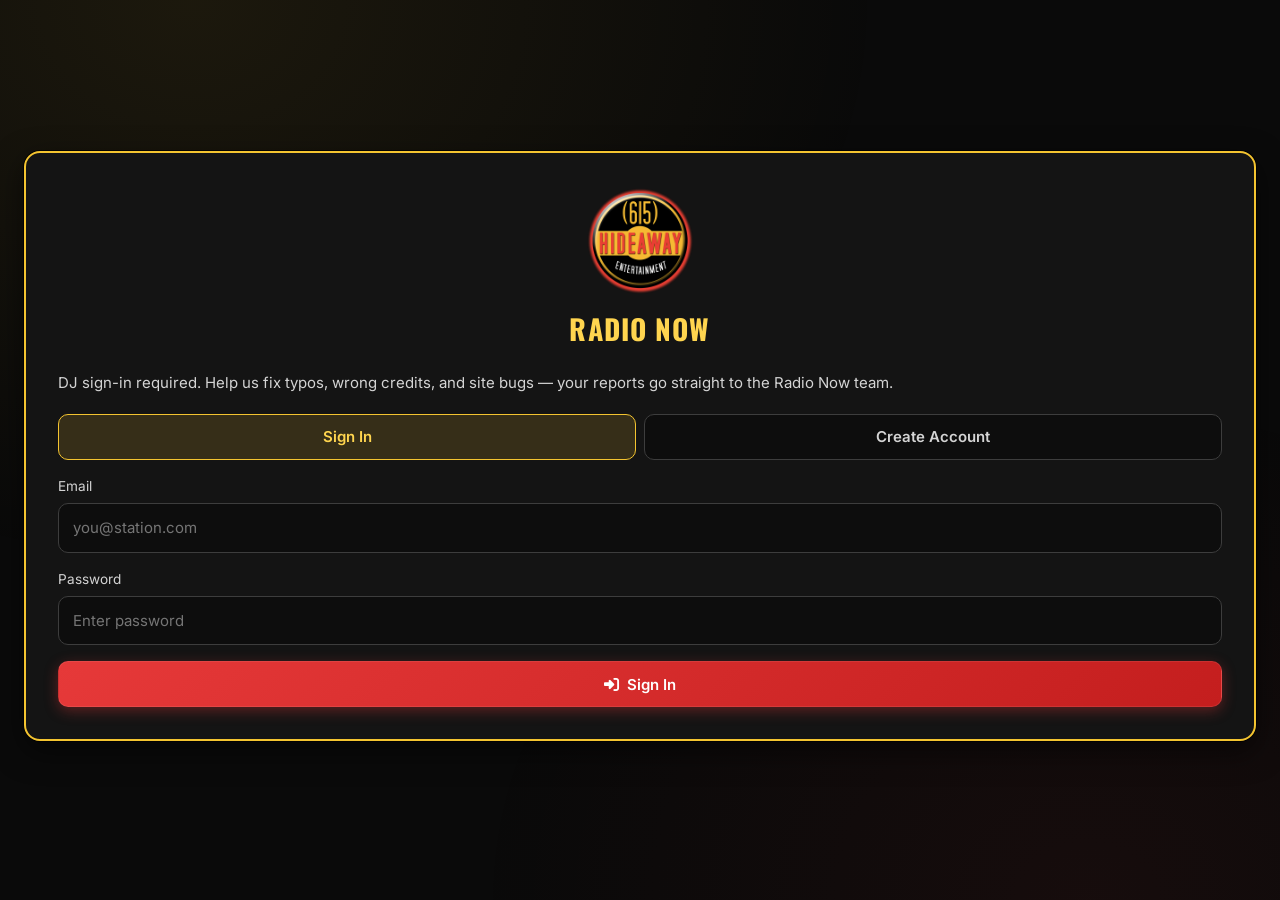
<file: dj-help.html>
<!DOCTYPE html>
<html lang="en">
<head>
  <meta charset="UTF-8">
  <meta name="viewport" content="width=device-width, initial-scale=1.0">
  <meta name="description" content="Radio Now — Help DJs improve the catalog and report site issues.">
  <title>Help Improve Catalog — Radio Now</title>
  <link rel="icon" href="assets/logo.png" type="image/png">
  <link rel="preconnect" href="https://fonts.googleapis.com">
  <link rel="preconnect" href="https://fonts.gstatic.com" crossorigin>
  <link href="https://fonts.googleapis.com/css2?family=Inter:wght@400;500;600;700&family=Oswald:wght@500;600;700&display=swap" rel="stylesheet">
  <link rel="stylesheet" href="https://cdnjs.cloudflare.com/ajax/libs/font-awesome/6.5.1/css/all.min.css">
  <link rel="stylesheet" href="css/styles.css">
</head>
<body>

  <div id="login-gate" class="login-gate">
    <div class="login-card">
      <div class="brand-lockup brand-lockup--centered brand-lockup--signup">
        <img src="assets/logo.png" alt="(615) Hideaway Entertainment" class="brand-logo brand-logo--large">
        <div class="brand-text">
          <h1>Radio Now</h1>
          <p>(615) Hideaway Entertainment</p>
        </div>
      </div>
      <p class="login-copy">DJ sign-in required. Help us fix typos, wrong credits, and site bugs — your reports go straight to the Radio Now team.</p>

      <div class="auth-tabs" role="tablist" aria-label="DJ account">
        <button type="button" class="auth-tab active" data-auth-tab="login" role="tab" aria-selected="true">Sign In</button>
        <button type="button" class="auth-tab" data-auth-tab="signup" role="tab" aria-selected="false">Create Account</button>
      </div>

      <form id="login-form" class="auth-panel" data-auth-panel="login">
        <div class="login-error" id="login-error"></div>
        <label for="login-email">Email</label>
        <input type="email" id="login-email" placeholder="you@station.com" autocomplete="email" required>
        <label for="login-password">Password</label>
        <input type="password" id="login-password" placeholder="Enter password" autocomplete="current-password" required>
        <button type="submit" class="btn btn-primary btn-full">
          <i class="fa-solid fa-right-to-bracket"></i>
          Sign In
        </button>
      </form>

      <form id="signup-form" class="auth-panel hidden" data-auth-panel="signup">
        <div class="login-error" id="signup-error"></div>
        <button type="submit" class="btn btn-primary btn-full">
          <i class="fa-solid fa-user-plus"></i>
          Create DJ Account
        </button>
      </form>
    </div>
  </div>

  <div id="app-shell" class="app-shell hidden">
    <header class="site-header">
      <div class="header-inner">
        <a href="index.html" class="brand">
          <img src="assets/logo.png" alt="(615) Hideaway Entertainment" class="brand-logo">
          <div class="brand-text">
            <span class="brand-name">Radio Now</span>
            <span class="brand-tag">(615) Hideaway Entertainment</span>
          </div>
        </a>
        <nav class="site-nav" data-site-nav data-nav-active="djHelp" aria-label="Main navigation"></nav>
        <div class="header-actions">
          <span id="dj-welcome" class="dj-welcome hidden"></span>
          <span id="artist-welcome" class="dj-welcome hidden"></span>
          <button class="btn btn-ghost" id="logout-btn">
            <i class="fa-solid fa-right-from-bracket"></i>
            Log Out
          </button>
        </div>
      </div>
    </header>

    <main class="dj-help-page">
      <header class="dj-help-header">
        <h1><i class="fa-solid fa-circle-check" aria-hidden="true"></i> Help improve the catalog</h1>
        <p class="dj-help-intro">Found a typo, wrong credit, or something broken? Tell us here. We use your DJ account so we know who to thank and who to follow up with.</p>
        <p id="dj-help-reporter" class="dj-help-reporter hidden" aria-live="polite"></p>
      </header>

      <div class="dj-help-tabs" role="tablist" aria-label="Report type">
        <button type="button" class="dj-help-tab active" data-help-tab="song" role="tab" aria-selected="true">
          <i class="fa-solid fa-compact-disc" aria-hidden="true"></i>
          Wrong song info
        </button>
        <button type="button" class="dj-help-tab" data-help-tab="bug" role="tab" aria-selected="false">
          <i class="fa-solid fa-bug" aria-hidden="true"></i>
          Site problem
        </button>
      </div>

      <section id="help-panel-song" class="dj-help-panel" data-help-panel="song" role="tabpanel">
        <form id="song-info-form" class="dj-help-form">
          <div class="form-grid form-grid--two">
            <div>
              <label for="song-artist">Artist name</label>
              <input type="text" id="song-artist" name="artistName" autocomplete="off" required>
            </div>
            <div>
              <label for="song-title">Song title</label>
              <input type="text" id="song-title" name="songTitle" autocomplete="off" required>
            </div>
          </div>
          <div>
            <label for="song-issue-type">What&apos;s wrong?</label>
            <select id="song-issue-type" name="issueType" required>
              <option value="">Choose one…</option>
              <option value="typo">Typo in title or artist name</option>
              <option value="wrong_credit">Wrong songwriter / band / label</option>
              <option value="missing_wav">Need WAV / missing audio file</option>
              <option value="wrong_year">Wrong year or release date</option>
              <option value="missing_song">Song should be on Radio Now but isn&apos;t</option>
              <option value="other">Something else</option>
            </select>
          </div>
          <div>
            <label for="song-correction">What should it be? <span class="label-hint">(the fix)</span></label>
            <textarea id="song-correction" name="correction" rows="3" placeholder="Example: Songwriter should be Jane Doe, not John Smith"></textarea>
          </div>
          <div>
            <label for="song-notes">Anything else? <span class="label-hint">(optional)</span></label>
            <textarea id="song-notes" name="notes" rows="2" placeholder="Optional notes for the Radio Now team"></textarea>
          </div>
          <p id="song-form-status" class="dj-help-status hidden" role="status"></p>
          <button type="submit" class="btn btn-primary btn-lg">
            <i class="fa-solid fa-paper-plane" aria-hidden="true"></i>
            Send song report
          </button>
        </form>
      </section>

      <section id="help-panel-bug" class="dj-help-panel hidden" data-help-panel="bug" role="tabpanel">
        <form id="site-bug-form" class="dj-help-form">
          <div>
            <label for="bug-page">Which page?</label>
            <select id="bug-page" name="page" required>
              <option value="">Choose one…</option>
              <option value="catalog">Catalog (home)</option>
              <option value="artists">Artists list</option>
              <option value="artist_profile">Artist profile / songs</option>
              <option value="download_zip">Download ZIP</option>
              <option value="preview">Song preview / play</option>
              <option value="login">Sign in / account</option>
              <option value="other">Other</option>
            </select>
          </div>
          <div>
            <label for="bug-what-happened">What happened?</label>
            <textarea id="bug-what-happened" name="whatHappened" rows="4" required placeholder="Example: I clicked Download ZIP and got an error message"></textarea>
          </div>
          <div>
            <label for="bug-notes">Extra details <span class="label-hint">(optional)</span></label>
            <textarea id="bug-notes" name="notes" rows="2" placeholder="Browser, steps to reproduce, screenshot emailed separately, etc."></textarea>
          </div>
          <p id="bug-form-status" class="dj-help-status hidden" role="status"></p>
          <button type="submit" class="btn btn-primary btn-lg">
            <i class="fa-solid fa-paper-plane" aria-hidden="true"></i>
            Send bug report
          </button>
        </form>
      </section>

      <p class="dj-help-footer-note">Reports are saved for the Radio Now team and emailed to <strong>radio@the615hideaway.com</strong>. Thank you for helping keep the catalog accurate.</p>
    </main>
  </div>

  <script src="js/config.js"></script>
  <script src="js/dj-auth.js"></script>
  <script src="js/artist-auth.js"></script>
  <script src="js/account-auth.js"></script>
  <script src="js/dj-signup-form.js"></script>
  <script src="js/dj-auth-ui.js"></script>
  <script src="js/artist-auth-ui.js"></script>
  <script src="js/nav.js"></script>
  <script src="js/utils.js"></script>
  <script src="js/dj-feedback.js"></script>
  <script src="js/dj-help-app.js"></script>
</body>
</html>
</file>
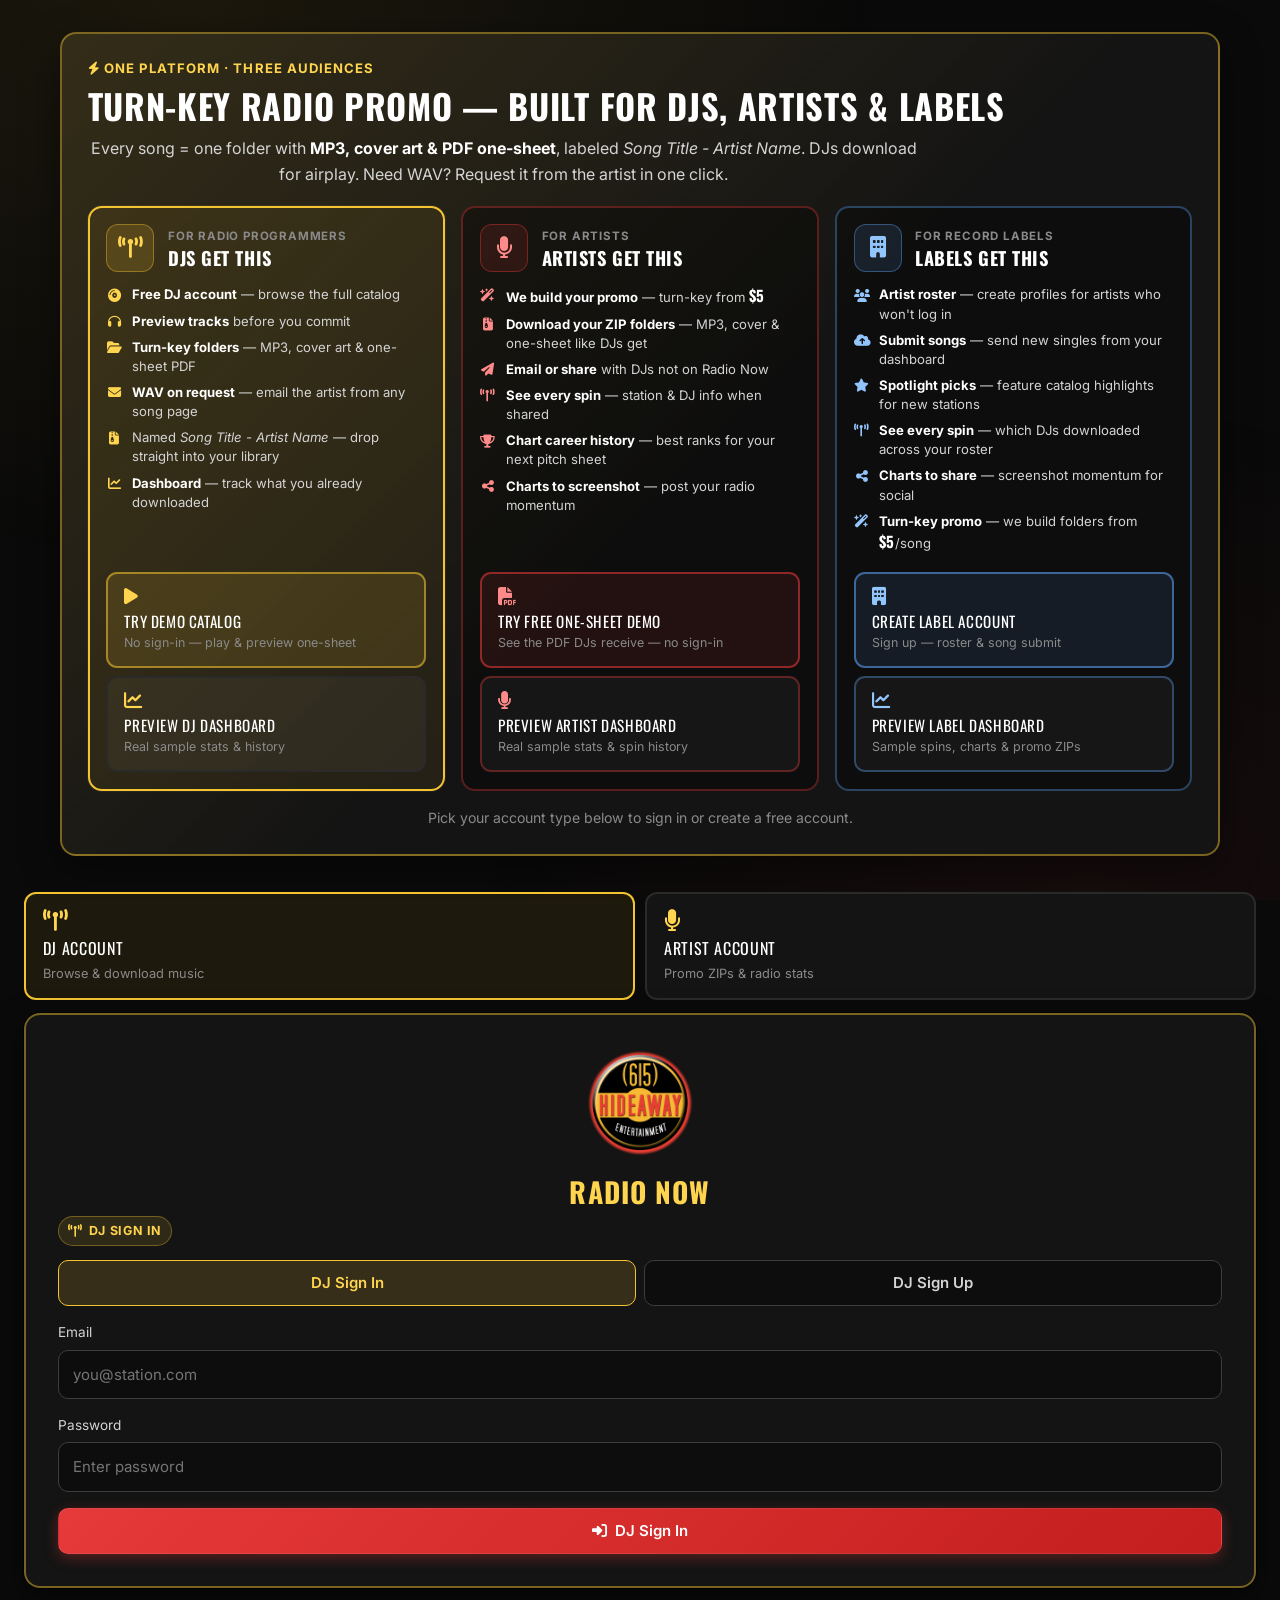
<file: dj-spotlight.html>
<!DOCTYPE html>
<html lang="en">
<head>
  <meta charset="UTF-8">
  <meta name="viewport" content="width=device-width, initial-scale=1.0">
  <meta name="description" content="Radio Now — DJ catalog spotlight picks.">
  <title>Catalog Spotlight — Radio Now</title>
  <link rel="icon" href="assets/logo.png" type="image/png">
  <link rel="preconnect" href="https://fonts.googleapis.com">
  <link rel="preconnect" href="https://fonts.gstatic.com" crossorigin>
  <link href="https://fonts.googleapis.com/css2?family=Inter:wght@400;500;600;700&family=Oswald:wght@500;600;700&display=swap" rel="stylesheet">
  <link rel="stylesheet" href="https://cdnjs.cloudflare.com/ajax/libs/font-awesome/6.5.1/css/all.min.css">
  <link rel="stylesheet" href="css/styles.css">
</head>
<body>

  <div id="login-gate" class="login-gate">
    <div id="turnkey-pitch-login" class="turnkey-pitch-login-wrap" data-page="dj"></div>

    <div class="login-auth-column">
      <nav class="account-role-picker" aria-label="Choose account type">
        <a href="index.html" class="account-role-card is-active" aria-current="page">
          <i class="fa-solid fa-tower-broadcast" aria-hidden="true"></i>
          <span class="account-role-title">DJ Account</span>
          <span class="account-role-desc">Browse &amp; download music</span>
        </a>
        <a href="artist-dashboard.html" class="account-role-card">
          <i class="fa-solid fa-microphone" aria-hidden="true"></i>
          <span class="account-role-title">Artist Account</span>
          <span class="account-role-desc">Promo ZIPs &amp; radio stats</span>
        </a>
      </nav>

      <div class="login-card login-card--dj">
        <div class="brand-lockup brand-lockup--centered brand-lockup--signup">
          <img src="assets/logo.png" alt="(615) Hideaway Entertainment" class="brand-logo brand-logo--large">
          <div class="brand-text">
            <h1>Radio Now</h1>
            <p>(615) Hideaway Entertainment</p>
          </div>
        </div>
        <p class="login-account-badge"><i class="fa-solid fa-tower-broadcast"></i> DJ sign in</p>

        <div class="auth-tabs" role="tablist" aria-label="DJ account">
          <button type="button" class="auth-tab active" data-auth-tab="login" role="tab" aria-selected="true">DJ Sign In</button>
          <button type="button" class="auth-tab" data-auth-tab="signup" role="tab" aria-selected="false">DJ Sign Up</button>
        </div>

        <form id="login-form" class="auth-panel" data-auth-panel="login">
          <div class="login-error" id="login-error"></div>
          <label for="login-email">Email</label>
          <input type="email" id="login-email" placeholder="you@station.com" autocomplete="email" required>
          <label for="login-password">Password</label>
          <input type="password" id="login-password" placeholder="Enter password" autocomplete="current-password" required>
          <button type="submit" class="btn btn-primary btn-full">
            <i class="fa-solid fa-right-to-bracket"></i>
            DJ Sign In
          </button>
        </form>

        <form id="signup-form" class="auth-panel hidden" data-auth-panel="signup">
          <div class="login-error" id="signup-error"></div>
          <button type="submit" class="btn btn-primary btn-full">
            <i class="fa-solid fa-user-plus"></i>
            Create DJ Account
          </button>
        </form>
      </div>
    </div>
  </div>

  <div id="app-shell" class="app-shell hidden">
    <header class="site-header">
      <div class="header-inner">
        <a href="index.html" class="brand">
          <img src="assets/logo.png" alt="(615) Hideaway Entertainment" class="brand-logo">
          <div class="brand-text">
            <span class="brand-name">Radio Now</span>
            <span class="brand-tag">(615) Hideaway Entertainment</span>
          </div>
        </a>
        <nav class="site-nav" data-site-nav data-nav-active="djSpotlight" aria-label="Main navigation"></nav>
        <div class="header-actions">
          <span id="dj-welcome" class="dj-welcome hidden"></span>
          <span id="artist-welcome" class="dj-welcome hidden"></span>
          <button class="btn btn-ghost" id="logout-btn">
            <i class="fa-solid fa-right-from-bracket"></i>
            Log Out
          </button>
        </div>
      </div>
    </header>

    <main class="dj-dashboard-page">
      <section class="dj-dashboard-hero">
        <div>
          <p class="dj-dashboard-eyebrow">DJ Spotlight</p>
          <h1>Catalog spotlight</h1>
          <p class="dj-dashboard-copy">Hand-pick songs for the featured row at the top of the DJ catalog. Artists and labels can see your picks on their portal.</p>
        </div>
        <a href="index.html" class="btn btn-secondary">
          <i class="fa-solid fa-compact-disc"></i>
          Browse Catalog
        </a>
      </section>

      <div id="spotlight-admin-content"></div>
    </main>
  </div>

  <script src="js/config.js"></script>
  <script src="js/pitch.js"></script>
  <script src="js/dj-auth.js"></script>
  <script src="js/artist-auth.js"></script>
  <script src="js/account-auth.js"></script>
  <script src="js/dj-signup-form.js"></script>
  <script src="js/dj-auth-ui.js"></script>
  <script src="js/artist-auth-ui.js"></script>
  <script src="js/nav.js"></script>
  <script src="js/spotlight.js"></script>
  <script src="js/utils.js"></script>
  <script src="js/sheet-catalog.js"></script>
  <script src="js/database.js"></script>
  <script src="js/dj-spotlight-app.js"></script>
</body>
</html>
</file>
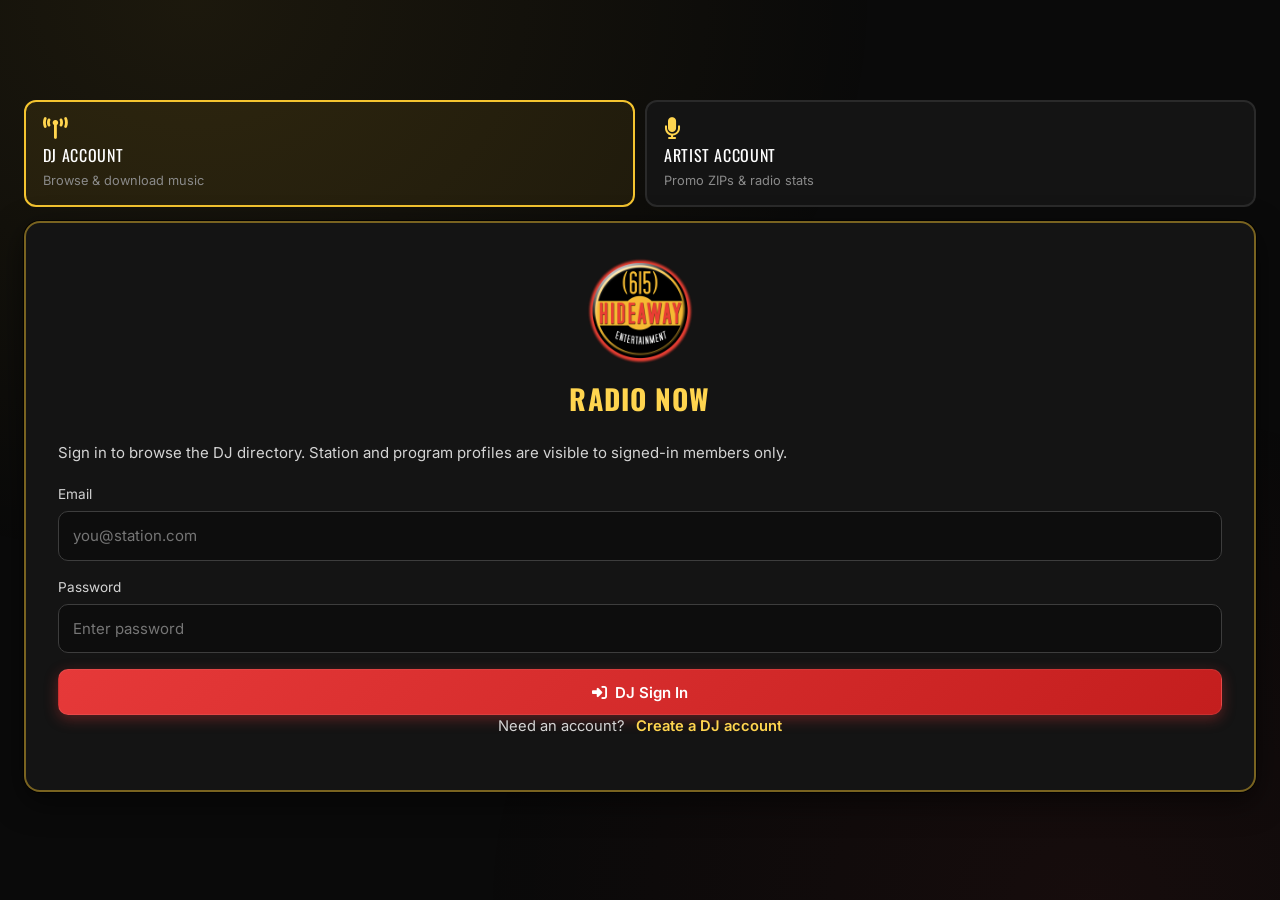
<file: djs.html>
<!DOCTYPE html>
<html lang="en">
<head>
  <meta charset="UTF-8">
  <meta name="viewport" content="width=device-width, initial-scale=1.0">
  <meta name="description" content="Radio Now — DJ directory for signed-in members.">
  <title>DJs — Radio Now</title>
  <link rel="icon" href="assets/logo.png" type="image/png">
  <link rel="preconnect" href="https://fonts.googleapis.com">
  <link rel="preconnect" href="https://fonts.gstatic.com" crossorigin>
  <link href="https://fonts.googleapis.com/css2?family=Inter:wght@400;500;600;700&family=Oswald:wght@500;600;700&display=swap" rel="stylesheet">
  <link rel="stylesheet" href="https://cdnjs.cloudflare.com/ajax/libs/font-awesome/6.5.1/css/all.min.css">
  <link rel="stylesheet" href="css/styles.css">
</head>
<body>

  <div id="login-gate" class="login-gate">
    <div class="login-auth-column">
      <nav class="account-role-picker" aria-label="Choose account type">
        <button type="button" class="account-role-card is-active" data-member-role="dj" aria-pressed="true">
          <i class="fa-solid fa-tower-broadcast" aria-hidden="true"></i>
          <span class="account-role-title">DJ Account</span>
          <span class="account-role-desc">Browse &amp; download music</span>
        </button>
        <button type="button" class="account-role-card" data-member-role="artist" aria-pressed="false">
          <i class="fa-solid fa-microphone" aria-hidden="true"></i>
          <span class="account-role-title">Artist Account</span>
          <span class="account-role-desc">Promo ZIPs &amp; radio stats</span>
        </button>
      </nav>

      <div class="login-card login-card--dj" data-member-panel="dj">
        <div class="brand-lockup brand-lockup--centered brand-lockup--signup">
          <img src="assets/logo.png" alt="(615) Hideaway Entertainment" class="brand-logo brand-logo--large">
          <div class="brand-text">
            <h1>Radio Now</h1>
            <p>(615) Hideaway Entertainment</p>
          </div>
        </div>
        <p class="login-copy">Sign in to browse the DJ directory. Station and program profiles are visible to signed-in members only.</p>
        <div class="login-error" id="dj-login-error"></div>
        <form id="dj-login-form">
          <label for="dj-login-email">Email</label>
          <input type="email" id="dj-login-email" placeholder="you@station.com" autocomplete="email" required>
          <label for="dj-login-password">Password</label>
          <input type="password" id="dj-login-password" placeholder="Enter password" autocomplete="current-password" required>
          <button type="submit" class="btn btn-primary btn-full">
            <i class="fa-solid fa-right-to-bracket"></i>
            DJ Sign In
          </button>
        </form>
        <p class="login-demo-links">Need an account? <a href="index.html">Create a DJ account</a></p>
      </div>

      <div class="login-card login-card--artist hidden" data-member-panel="artist">
        <div class="brand-lockup brand-lockup--centered brand-lockup--signup">
          <img src="assets/logo.png" alt="(615) Hideaway Entertainment" class="brand-logo brand-logo--large">
          <div class="brand-text">
            <h1>Radio Now</h1>
            <p>(615) Hideaway Entertainment</p>
          </div>
        </div>
        <p class="login-copy">Artists and labels can sign in to see who is programming bluegrass and Americana on Radio Now.</p>
        <div class="login-error" id="artist-login-error"></div>
        <form id="artist-login-form">
          <label for="artist-login-email">Email</label>
          <input type="email" id="artist-login-email" placeholder="you@label.com" autocomplete="email" required>
          <label for="artist-login-password">Password</label>
          <input type="password" id="artist-login-password" placeholder="Enter password" autocomplete="current-password" required>
          <button type="submit" class="btn btn-primary btn-full">
            <i class="fa-solid fa-right-to-bracket"></i>
            Artist Sign In
          </button>
        </form>
        <p class="login-demo-links">Need an account? <a href="artist-dashboard.html">Create an artist account</a></p>
      </div>
    </div>
  </div>

  <div id="app-shell" class="app-shell hidden">
    <header class="site-header">
      <div class="header-inner">
        <a href="index.html" class="brand">
          <img src="assets/logo.png" alt="(615) Hideaway Entertainment" class="brand-logo">
          <div class="brand-text">
            <span class="brand-name">Radio Now</span>
            <span class="brand-tag">(615) Hideaway Entertainment</span>
          </div>
        </a>
        <nav class="site-nav" data-site-nav data-nav-active="djs" aria-label="Main navigation"></nav>
        <div class="header-actions">
          <span id="dj-welcome" class="dj-welcome hidden"></span>
          <span id="artist-welcome" class="dj-welcome hidden"></span>
          <button class="btn btn-ghost" id="logout-btn">
            <i class="fa-solid fa-right-from-bracket"></i>
            Log Out
          </button>
        </div>
      </div>
    </header>

    <main class="djs-page">
      <section class="dj-dashboard-hero">
        <div>
          <p class="dj-dashboard-eyebrow">Member directory</p>
          <h1>Radio Now DJs</h1>
          <p class="dj-dashboard-copy">Browse station and program profiles. Tap a row for full details. Email appears only when a DJ has chosen to share it.</p>
        </div>
      </section>

      <section class="toolbar artists-toolbar">
        <div class="stats-row">
          <div class="stat"><span id="stat-djs">0</span><label>DJs</label></div>
        </div>
        <div class="filter-row">
          <div class="search-wrap">
            <i class="fa-solid fa-magnifying-glass"></i>
            <input type="search" id="dj-search" placeholder="Search DJs, stations, programs…" autocomplete="off">
          </div>
          <button class="btn btn-secondary" id="clear-search-btn" type="button">Clear</button>
        </div>
      </section>

      <section id="dj-detail-panel" class="detail-panel hidden" aria-live="polite"></section>
      <section id="dj-directory-list" class="dj-directory-list" aria-live="polite"></section>
    </main>
  </div>

  <script src="js/config.js"></script>
  <script src="js/dj-auth.js"></script>
  <script src="js/artist-auth.js"></script>
  <script src="js/account-auth.js"></script>
  <script src="js/dj-auth-ui.js"></script>
  <script src="js/artist-auth-ui.js"></script>
  <script src="js/member-auth-ui.js"></script>
  <script src="js/nav.js"></script>
  <script src="js/dj-directory.js"></script>
  <script src="js/utils.js"></script>
  <script src="js/djs-app.js"></script>
</body>
</html>
</file>
<file: css/styles.css>
@import url('https://fonts.googleapis.com/css2?family=Inter:wght@400;500;600;700&family=Oswald:wght@500;600;700&display=swap');

:root {
  --black: #000000;
  --gold: #f4c430;
  --gold-bright: #ffd54f;
  --gold-dim: rgba(244, 196, 48, 0.15);
  --red: #e63939;
  --red-deep: #c41e1e;
  --white: #ffffff;
  --bg: #0a0a0a;
  --bg-elevated: #111111;
  --bg-card: #141414;
  --bg-input: #0d0d0d;
  --border: #2a2a2a;
  --border-light: #3d3d3d;
  --text: #ffffff;
  --text-secondary: #d4d4d4;
  --text-muted: #8a8a8a;
  --success: #4ade80;
  --danger: #e63939;
  --radius: 12px;
  --radius-lg: 16px;
  --shadow: 0 10px 30px rgba(0, 0, 0, 0.55);
}

*, *::before, *::after { box-sizing: border-box; }

html {
  scroll-behavior: smooth;
  color-scheme: dark;
}

body {
  margin: 0;
  font-family: 'Inter', system-ui, sans-serif;
  font-size: 15px;
  line-height: 1.55;
  color: var(--text);
  background: var(--bg);
  min-height: 100vh;
}

body::before {
  content: '';
  position: fixed;
  inset: 0;
  background:
    radial-gradient(ellipse at 15% 0%, rgba(244, 196, 48, 0.08) 0%, transparent 45%),
    radial-gradient(ellipse at 85% 100%, rgba(230, 57, 57, 0.06) 0%, transparent 40%);
  pointer-events: none;
  z-index: -1;
}

h1, h2, h3, .brand-name {
  font-family: 'Oswald', system-ui, sans-serif;
  letter-spacing: 0.02em;
  text-transform: uppercase;
}

.hidden { display: none !important; }

a { color: var(--gold-bright); text-decoration: none; }
a:hover { color: var(--white); }

/* Buttons */

.btn {
  display: inline-flex;
  align-items: center;
  justify-content: center;
  gap: 0.45rem;
  padding: 0.65rem 1rem;
  border-radius: 10px;
  border: 1px solid transparent;
  font: inherit;
  font-weight: 600;
  cursor: pointer;
  transition: all 0.15s ease;
}

.btn-lg {
  font-size: 1.05rem;
  padding: 0.85rem 1.2rem;
  min-height: 3rem;
}

.btn:disabled {
  opacity: 0.45;
  cursor: not-allowed;
}

.btn-primary {
  background: linear-gradient(135deg, var(--red), var(--red-deep));
  color: var(--white);
  box-shadow: 0 4px 14px rgba(230, 57, 57, 0.35);
  border: 1px solid rgba(255, 255, 255, 0.08);
}

.btn-primary:hover:not(:disabled) {
  transform: translateY(-1px);
  box-shadow: 0 6px 18px rgba(230, 57, 57, 0.5);
  background: linear-gradient(135deg, #f04545, var(--red));
}

.btn-secondary {
  background: var(--bg-elevated);
  border-color: var(--gold);
  color: var(--gold-bright);
}

.btn-secondary:hover:not(:disabled) {
  border-color: var(--gold-bright);
  background: var(--gold-dim);
  color: var(--white);
}

.btn-ghost {
  background: transparent;
  color: var(--text-secondary);
  border-color: transparent;
}

.btn-ghost:hover { color: var(--text); background: rgba(255,255,255,0.04); }

.btn-sm { padding: 0.45rem 0.7rem; font-size: 0.85rem; }
.btn-full { width: 100%; }

.btn-icon {
  width: 34px;
  height: 34px;
  border-radius: 8px;
  border: 1px solid var(--border);
  background: var(--bg-elevated);
  color: var(--text-secondary);
  display: inline-flex;
  align-items: center;
  justify-content: center;
  cursor: pointer;
}

.btn-icon:hover { color: var(--text); border-color: var(--border-light); }
.btn-icon.active,
.btn-icon.is-favorite,
.artist-favorite-btn.is-favorite {
  background: var(--gold-dim);
  border-color: var(--gold);
  color: var(--gold-bright);
}

.turnkey-pitch-catalog-wrap.hidden,
#turnkey-pitch-queue.hidden {
  display: none;
}

/* Login */

.login-gate {
  min-height: 100vh;
  display: flex;
  flex-direction: column;
  align-items: center;
  justify-content: center;
  padding: 2rem 1.5rem 2.5rem;
  gap: 0;
}

.turnkey-pitch-login-wrap {
  width: min(1160px, 100%);
  margin-bottom: 2.25rem;
}

.login-gate-actions {
  width: min(1160px, 100%);
  display: flex;
  flex-direction: column;
  gap: 0.75rem;
}

.login-auth-column {
  width: 100%;
  min-width: 0;
  display: flex;
  flex-direction: column;
  gap: 0.85rem;
}

.login-charts-card {
  width: 100%;
  display: flex;
  align-items: center;
  justify-content: space-between;
  gap: 1rem 1.25rem;
  padding: 1.15rem 1.35rem;
  background: var(--bg-card);
  border: 2px solid rgba(244, 196, 48, 0.35);
  border-radius: var(--radius-lg);
  box-shadow: var(--shadow);
}

.login-charts-copy-block {
  flex: 1 1 auto;
  min-width: 0;
}

.login-charts-eyebrow {
  margin: 0;
  display: inline-flex;
  align-items: center;
  gap: 0.4rem;
  font-size: 0.72rem;
  font-weight: 700;
  letter-spacing: 0.08em;
  text-transform: uppercase;
  color: var(--gold-bright);
}

.login-charts-title {
  margin: 0 0 0.2rem;
  font-family: 'Oswald', system-ui, sans-serif;
  font-size: 1.15rem;
  text-transform: uppercase;
  letter-spacing: 0.03em;
  color: var(--white);
  line-height: 1.15;
}

.login-charts-copy {
  margin: 0;
  color: var(--text-secondary);
  font-size: 0.88rem;
  line-height: 1.4;
}

.login-charts-btn {
  flex: 0 0 auto;
  white-space: nowrap;
}

.account-role-picker {
  display: grid;
  grid-template-columns: repeat(2, minmax(0, 1fr));
  gap: 0.65rem;
  width: 100%;
}

.account-role-card {
  display: flex;
  flex-direction: column;
  align-items: flex-start;
  gap: 0.25rem;
  padding: 1rem 1.05rem;
  min-height: 5.25rem;
  border-radius: 12px;
  border: 2px solid var(--border);
  background: var(--bg-card);
  color: var(--text-secondary);
  text-decoration: none;
  transition: border-color 0.15s ease, background 0.15s ease, transform 0.15s ease;
}

.account-role-card:hover {
  border-color: var(--border-light);
  color: var(--text);
  transform: translateY(-1px);
}

.account-role-card.is-active {
  border-color: var(--gold);
  background: rgba(244, 196, 48, 0.08);
  color: var(--text);
}

.account-role-card i {
  color: var(--gold-bright);
  font-size: 1.35rem;
}

.account-role-title {
  font-family: 'Oswald', system-ui, sans-serif;
  font-size: 1rem;
  text-transform: uppercase;
  letter-spacing: 0.04em;
  color: var(--white);
}

.account-role-desc {
  font-size: 0.8rem;
  line-height: 1.35;
  color: var(--text-muted);
}

.login-account-badge {
  margin: 0 0 0.85rem;
  display: inline-flex;
  align-items: center;
  gap: 0.4rem;
  padding: 0.3rem 0.55rem;
  border-radius: 999px;
  background: rgba(244, 196, 48, 0.12);
  border: 1px solid rgba(244, 196, 48, 0.35);
  font-size: 0.78rem;
  font-weight: 700;
  letter-spacing: 0.05em;
  text-transform: uppercase;
  color: var(--gold-bright);
}

.login-account-badge--artist {
  background: rgba(230, 57, 57, 0.1);
  border-color: rgba(230, 57, 57, 0.35);
  color: #ff8a8a;
}

.login-card {
  width: 100%;
  background: var(--bg-card);
  border: 2px solid var(--gold);
  border-radius: var(--radius-lg);
  padding: 2rem;
  box-shadow: var(--shadow), 0 0 0 1px rgba(0, 0, 0, 0.8);
}

.login-card--dj {
  border-color: rgba(244, 196, 48, 0.45);
}

.login-card--artist {
  border-color: rgba(230, 57, 57, 0.4);
}

.auth-panel[data-auth-panel="signup"] {
  max-height: min(72vh, 760px);
  overflow-y: auto;
  padding-right: 0.2rem;
}

.dj-signup-form {
  display: flex;
  flex-direction: column;
  gap: 0.85rem;
}

.dj-signup-section {
  margin: 0;
  padding: 0;
  border: 0;
  min-width: 0;
}

.dj-signup-section legend {
  font-family: 'Oswald', system-ui, sans-serif;
  font-size: 0.82rem;
  letter-spacing: 0.06em;
  text-transform: uppercase;
  color: var(--gold-bright);
  margin-bottom: 0.45rem;
  padding: 0;
}

.dj-signup-grid {
  display: grid;
  gap: 0.65rem;
}

.dj-signup-grid--2 {
  grid-template-columns: repeat(2, minmax(0, 1fr));
}

.dj-signup-grid--3 {
  grid-template-columns: repeat(3, minmax(0, 1fr));
}

.artist-dj-profile {
  margin: 0.55rem 0 0.35rem;
  display: grid;
  gap: 0.35rem;
}

.artist-dj-profile-row {
  display: grid;
  grid-template-columns: 6.5rem 1fr;
  gap: 0.5rem;
  font-size: 0.84rem;
}

.artist-dj-profile-row dt {
  margin: 0;
  color: var(--text-muted);
  font-weight: 600;
}

.artist-dj-profile-row dd {
  margin: 0;
  color: var(--text-secondary);
  word-break: break-word;
}

.artist-dj-profile-row a {
  color: var(--gold-bright);
}

.artist-dj-email-label {
  color: var(--text-muted);
  font-weight: 600;
  margin-right: 0.35rem;
}

.brand-lockup, .brand {
  display: flex;
  align-items: center;
  gap: 0.9rem;
}

.brand-lockup--centered {
  flex-direction: column;
  text-align: center;
  gap: 1rem;
  margin-bottom: 0.25rem;
}

.brand-logo {
  width: 44px;
  height: 44px;
  border-radius: 6px;
  object-fit: contain;
  border: none;
  box-shadow: none;
  background: transparent;
  flex-shrink: 0;
}

.brand-logo--large {
  width: 108px;
  height: 108px;
}

.brand-lockup--signup {
  gap: 0.65rem;
  margin-bottom: 0.15rem;
}

.brand-lockup--signup .brand-logo--large {
  width: clamp(88px, 18vw, 112px);
  height: clamp(88px, 18vw, 112px);
}

.brand-lockup--signup .brand-text p {
  display: none;
}

.brand-lockup--signup .brand-lockup h1,
.brand-lockup--signup h1 {
  font-size: 1.45rem;
  letter-spacing: 0.04em;
}

.brand-text {
  min-width: 0;
}

.brand-lockup h1 {
  margin: 0;
  font-size: 1.75rem;
  color: var(--gold-bright);
}

.brand-lockup p, .brand-tag {
  margin: 0;
  color: var(--text-secondary);
  font-size: 0.82rem;
  text-transform: uppercase;
  letter-spacing: 0.06em;
}

.login-copy {
  color: var(--text-secondary);
  margin: 1.25rem 0 1.25rem;
}

.auth-tabs {
  display: grid;
  grid-template-columns: 1fr 1fr;
  gap: 0.5rem;
  margin-bottom: 1rem;
}

.auth-tabs--triple {
  grid-template-columns: repeat(3, 1fr);
}

.account-role-picker--triple {
  grid-template-columns: repeat(3, minmax(0, 1fr));
}

.account-role-card--label.is-active,
.account-role-card--label:hover {
  border-color: rgba(96, 165, 250, 0.45);
}

.form-grid {
  display: grid;
  gap: 0.85rem;
  margin-bottom: 0.85rem;
}

.form-grid--two {
  grid-template-columns: repeat(2, minmax(0, 1fr));
}

.dashboard-form .form-field {
  margin-bottom: 0;
}

.dashboard-form .form-field > label {
  display: block;
  margin-bottom: 0.5rem;
}

.dashboard-form input:not([type="checkbox"]),
.dashboard-form select,
.dashboard-form textarea,
.file-upload-link {
  width: 100%;
}

.dashboard-form textarea {
  padding: 0.75rem 0.9rem;
  border-radius: 10px;
  border: 1px solid var(--border-light);
  background: var(--bg-input);
  color: var(--text);
  font: inherit;
  resize: vertical;
}

.form-section-label {
  margin: 0.35rem 0 1rem;
  font-family: 'Oswald', system-ui, sans-serif;
  font-size: 0.82rem;
  letter-spacing: 0.06em;
  text-transform: uppercase;
  color: var(--gold-bright);
}

.field-help {
  margin: 0.45rem 0 0;
  font-size: 0.82rem;
  line-height: 1.45;
  color: var(--text-muted);
}

.file-upload-field .file-upload-dropzone {
  display: flex;
  flex-direction: column;
  align-items: flex-start;
  gap: 0.65rem;
  padding: 1rem 1.1rem;
  border: 1.5px dashed var(--border-light);
  border-radius: 12px;
  background: rgba(255, 255, 255, 0.02);
}

.file-upload-btn {
  min-width: 8.5rem;
}

.file-upload-status {
  margin: 0;
  font-size: 0.88rem;
  color: var(--text-muted);
}

.file-upload-status.has-file {
  color: var(--success);
}

.file-upload-status.is-uploading {
  color: var(--gold-bright);
}

.dashboard-form select {
  width: 100%;
  padding: 0.75rem 0.9rem;
  border-radius: 10px;
  border: 1px solid var(--border-light);
  background: var(--bg-input);
  color: var(--text);
  font: inherit;
}

.dashboard-form--accessible.dashboard-form--song-submit {
  font-size: 1.05rem;
  max-width: 980px;
}

.dashboard-form--accessible.dashboard-form--song-submit label,
.dashboard-form--accessible.dashboard-form--song-submit legend {
  font-size: 1rem;
}

.dashboard-form--accessible.dashboard-form--song-submit input:not([type="checkbox"]),
.dashboard-form--accessible.dashboard-form--song-submit select,
.dashboard-form--accessible.dashboard-form--song-submit textarea,
.dashboard-form--accessible .file-upload-link {
  font-size: 1.08rem;
  padding: 0.95rem 1.05rem;
  min-height: 3.1rem;
}

.dashboard-form--accessible.dashboard-form--song-submit textarea {
  min-height: 9rem;
  line-height: 1.55;
}

.dashboard-form--accessible .file-upload-btn {
  font-size: 1rem;
  padding: 0.8rem 1.2rem;
}

.dashboard-form--accessible .btn-lg {
  font-size: 1.08rem;
  padding: 0.95rem 1.35rem;
}

.label-required {
  color: var(--gold-bright);
}

.visually-hidden {
  position: absolute;
  width: 1px;
  height: 1px;
  padding: 0;
  margin: -1px;
  overflow: hidden;
  clip: rect(0, 0, 0, 0);
  white-space: nowrap;
  border: 0;
}

.song-form-section {
  margin: 0 0 1.75rem;
  padding: 0;
  border: 1px solid var(--border);
  border-radius: var(--radius-lg);
  background: rgba(255, 255, 255, 0.02);
  overflow: hidden;
}

.song-form-section--files {
  border-color: rgba(244, 196, 48, 0.35);
  background: var(--gold-dim);
}

.song-form-section-header {
  display: flex;
  align-items: center;
  gap: 0.85rem;
  padding: 1rem 1.25rem;
  border-bottom: 2px solid var(--gold);
  background: linear-gradient(180deg, rgba(255, 255, 255, 0.04) 0%, rgba(255, 255, 255, 0.01) 100%);
}

.song-form-section-num {
  flex-shrink: 0;
  width: 2.15rem;
  height: 2.15rem;
  display: inline-flex;
  align-items: center;
  justify-content: center;
  border-radius: 999px;
  background: rgba(244, 196, 48, 0.14);
  border: 1px solid rgba(244, 196, 48, 0.4);
  color: var(--gold-bright);
  font-family: 'Oswald', system-ui, sans-serif;
  font-size: 0.88rem;
  font-weight: 600;
  letter-spacing: 0.04em;
}

.song-form-section-title {
  margin: 0;
  font-family: 'Oswald', system-ui, sans-serif;
  font-size: 1.2rem;
  font-weight: 600;
  letter-spacing: 0.06em;
  text-transform: uppercase;
  color: var(--gold-bright);
  display: inline-flex;
  align-items: center;
  gap: 0.5rem;
}

.song-form-section-body {
  padding: 1.4rem 1.25rem 1.5rem;
}

.song-form-field-group {
  margin-bottom: 1.5rem;
}

.song-form-field-group:last-child {
  margin-bottom: 0;
}

.song-form-field-group .form-grid {
  margin-bottom: 0;
}

.song-form-group-label {
  margin: 0 0 0.9rem;
  font-family: 'Oswald', system-ui, sans-serif;
  font-size: 0.88rem;
  font-weight: 600;
  letter-spacing: 0.08em;
  text-transform: uppercase;
  color: var(--text-secondary);
}

.song-form-group-hint {
  font-family: 'Inter', system-ui, sans-serif;
  font-size: 0.78rem;
  font-weight: 400;
  letter-spacing: normal;
  text-transform: none;
  color: var(--text-muted);
}

.song-form-files-note {
  margin: 0 0 1.1rem;
}

.song-form-section legend {
  padding: 0;
}

.form-field--wide {
  grid-column: 1 / -1;
}

.checkbox-field--inline {
  margin: 0.5rem 0 0.75rem;
}

.song-form-actions {
  display: flex;
  flex-wrap: wrap;
  gap: 0.85rem;
  margin-top: 0.5rem;
}

.song-submissions-list {
  margin-bottom: 1.5rem;
}

.song-submission-item {
  display: flex;
  align-items: center;
  justify-content: space-between;
  gap: 1rem;
  padding: 1rem 1.1rem;
  border: 1px solid var(--border);
  border-radius: 12px;
  background: var(--bg-card);
  margin-bottom: 0.75rem;
}

.song-submission-item h3 {
  margin: 0 0 0.25rem;
  font-size: 1.08rem;
}

.song-submission-item p {
  margin: 0;
  color: var(--text-secondary);
  font-size: 0.95rem;
}

.song-submission-status {
  display: inline-block;
  margin-top: 0.35rem;
  font-size: 0.82rem;
  text-transform: uppercase;
  letter-spacing: 0.05em;
  color: var(--gold-bright);
}

.file-upload-hint {
  margin: 0;
  font-size: 0.8rem;
  line-height: 1.45;
  color: var(--text-muted);
}

.file-upload-link-label {
  display: block;
  margin: 0.75rem 0 0.45rem;
  font-size: 0.82rem;
  color: var(--text-secondary);
}

.file-upload-link {
  padding: 0.75rem 0.9rem;
  border-radius: 10px;
  border: 1px solid var(--border-light);
  background: var(--bg-input);
  color: var(--text);
  font: inherit;
}

.file-upload-link:focus {
  outline: none;
  border-color: var(--gold);
  box-shadow: 0 0 0 2px var(--gold-dim);
}

.song-submit-form textarea {
  width: 100%;
  margin-bottom: 0;
  padding: 0.65rem 0.75rem;
  border-radius: 10px;
  border: 1px solid var(--border-light);
  background: var(--bg-input);
  color: var(--text);
  font: inherit;
  resize: vertical;
}

@media (min-width: 900px) {
  .dashboard-form .form-grid,
  .form-grid {
    gap: 1.35rem;
    margin-bottom: 1.35rem;
  }

  .dashboard-form .form-field,
  .dashboard-form > label + input,
  .dashboard-form > label + textarea {
    margin-bottom: 1.5rem;
  }

  .dj-signup-form {
    gap: 1.35rem;
  }

  .dj-signup-grid {
    gap: 1.15rem;
  }

  .dj-profile-form {
    gap: 1.35rem;
  }

  .login-card label {
    margin-bottom: 0.55rem;
  }

  .login-card input {
    margin-bottom: 1.35rem;
  }
}

.song-submit-success {
  margin-bottom: 0.85rem;
  padding: 0.65rem 0.75rem;
  border-radius: 10px;
  border: 1px solid rgba(74, 222, 128, 0.35);
  background: rgba(74, 222, 128, 0.08);
  color: var(--success);
  font-size: 0.92rem;
}

.artist-submit-panel--form {
  padding: 1.35rem 1.5rem 1.5rem;
}

.song-submit-intro {
  max-width: 72ch;
  margin-bottom: 0.25rem;
}

.song-submit-simple {
  margin-top: 1rem;
  padding: 1.35rem 1.25rem 1.5rem;
  border: 1px solid var(--border);
  border-radius: var(--radius-lg);
  background: rgba(255, 255, 255, 0.02);
}

.song-submit-simple-steps {
  margin-bottom: 1.25rem;
}

.song-submit-simple-steps p {
  margin: 0 0 0.65rem;
  font-size: 0.95rem;
  line-height: 1.55;
  color: var(--text-secondary);
}

.song-submit-open-btn {
  margin-bottom: 0.85rem;
}

.song-submit-sync-note {
  margin: 0;
  max-width: 62ch;
}

.song-submit-google-form {
  margin-top: 1rem;
}

.song-form-section-strip {
  display: grid;
  grid-template-columns: repeat(6, minmax(0, 1fr));
  gap: 0.65rem;
  margin-bottom: 1.25rem;
}

.song-form-strip-item {
  padding: 0.75rem 0.65rem;
  border: 1px solid var(--border);
  border-radius: 10px;
  background: rgba(255, 255, 255, 0.02);
  font-family: 'Oswald', system-ui, sans-serif;
  font-size: 0.78rem;
  font-weight: 600;
  letter-spacing: 0.04em;
  text-transform: uppercase;
  text-align: center;
  color: var(--text-secondary);
  line-height: 1.25;
}

.song-form-strip-item span {
  display: block;
  margin-bottom: 0.2rem;
  color: var(--gold-bright);
  font-size: 0.72rem;
}

.song-form-strip-item--highlight {
  border-color: rgba(244, 196, 48, 0.45);
  background: var(--gold-dim);
  color: var(--gold-bright);
}

.song-form-layout {
  display: grid;
  grid-template-columns: minmax(280px, 320px) minmax(0, 1fr);
  gap: 2rem;
  align-items: start;
}

.song-form-guide {
  position: sticky;
  top: 1.25rem;
  padding: 1.35rem 1.25rem 1.5rem;
  border: 1px solid var(--border);
  border-radius: var(--radius-lg);
  background: linear-gradient(180deg, rgba(255, 255, 255, 0.03) 0%, rgba(255, 255, 255, 0.01) 100%);
}

.song-form-guide-eyebrow {
  margin: 0 0 0.35rem;
  font-size: 0.72rem;
  font-weight: 700;
  letter-spacing: 0.14em;
  text-transform: uppercase;
  color: var(--gold-bright);
}

.song-form-guide-title {
  margin: 0 0 0.65rem;
  font-family: 'Oswald', system-ui, sans-serif;
  font-size: 1.35rem;
  font-weight: 600;
  line-height: 1.2;
  letter-spacing: 0.03em;
  text-transform: uppercase;
  color: var(--text);
}

.song-form-guide-lead {
  margin: 0 0 1.35rem;
  font-size: 0.92rem;
  line-height: 1.6;
  color: var(--text-secondary);
}

.song-form-guide-sections {
  display: flex;
  flex-direction: column;
  gap: 1.15rem;
}

.song-form-guide-section {
  padding: 1rem 1rem 1.05rem;
  border: 1px solid var(--border);
  border-left: 3px solid var(--border-light);
  border-radius: 12px;
  background: rgba(0, 0, 0, 0.22);
}

.song-form-guide-section--highlight {
  border-left-color: var(--gold);
  background: var(--gold-dim);
}

.song-form-guide-section-head {
  display: flex;
  align-items: center;
  gap: 0.75rem;
  margin-bottom: 0.55rem;
}

.song-form-guide-num {
  flex-shrink: 0;
  width: 2rem;
  height: 2rem;
  display: inline-flex;
  align-items: center;
  justify-content: center;
  border-radius: 999px;
  background: rgba(244, 196, 48, 0.14);
  border: 1px solid rgba(244, 196, 48, 0.35);
  color: var(--gold-bright);
  font-family: 'Oswald', system-ui, sans-serif;
  font-size: 0.82rem;
  font-weight: 600;
  letter-spacing: 0.04em;
}

.song-form-guide-section h4 {
  margin: 0;
  font-family: 'Oswald', system-ui, sans-serif;
  font-size: 1.02rem;
  font-weight: 600;
  letter-spacing: 0.05em;
  text-transform: uppercase;
  color: var(--gold-bright);
  display: flex;
  align-items: center;
  gap: 0.45rem;
}

.song-form-guide-section h4 i {
  font-size: 0.88rem;
  opacity: 0.9;
}

.song-form-guide-section p {
  margin: 0;
  font-size: 0.9rem;
  line-height: 1.55;
  color: var(--text-secondary);
}

.song-form-guide-section p + p,
.song-form-guide-section .song-form-guide-hint {
  margin-top: 0.45rem;
}

.song-form-guide-hint {
  font-size: 0.84rem !important;
  color: var(--text-muted) !important;
}

.song-form-guide-tip {
  display: flex;
  align-items: flex-start;
  gap: 0.65rem;
  margin-top: 1.35rem;
  padding: 0.9rem 1rem;
  border-radius: 12px;
  border: 1px solid rgba(244, 196, 48, 0.25);
  background: rgba(244, 196, 48, 0.06);
}

.song-form-guide-tip i {
  color: var(--gold-bright);
  margin-top: 0.15rem;
}

.song-form-guide-tip p {
  margin: 0;
  font-size: 0.84rem;
  line-height: 1.5;
  color: var(--text-muted);
}

.song-form-main {
  min-width: 0;
}

.song-google-form-shell {
  border: 1px solid var(--border);
  border-radius: var(--radius-lg);
  overflow: hidden;
  background: #fff;
  box-shadow: var(--shadow);
}

.song-google-form-chrome {
  display: flex;
  align-items: center;
  justify-content: space-between;
  gap: 1rem;
  flex-wrap: wrap;
  padding: 0.9rem 1.15rem;
  border-bottom: 2px solid var(--gold);
  background: var(--bg-elevated);
}

.song-google-form-chrome-label {
  font-family: 'Oswald', system-ui, sans-serif;
  font-size: 0.95rem;
  font-weight: 600;
  letter-spacing: 0.06em;
  text-transform: uppercase;
  color: var(--gold-bright);
  display: inline-flex;
  align-items: center;
  gap: 0.5rem;
}

.song-google-form-chrome-meta {
  font-size: 0.82rem;
  color: var(--text-muted);
}

.song-google-form-shell iframe {
  display: block;
  width: 100%;
  min-height: 2450px;
  border: 0;
  background: #fff;
}

.song-form-footer-bar {
  display: flex;
  align-items: center;
  justify-content: space-between;
  gap: 1rem;
  flex-wrap: wrap;
  margin-top: 1rem;
  padding: 0.95rem 1.1rem;
  border: 1px solid var(--border);
  border-radius: 12px;
  background: rgba(255, 255, 255, 0.02);
}

.song-form-footer-note {
  margin: 0;
  font-size: 0.88rem;
  line-height: 1.5;
  color: var(--text-secondary);
  display: inline-flex;
  align-items: center;
  gap: 0.5rem;
}

.song-form-footer-note i {
  color: var(--gold-bright);
}

.song-form-open-btn {
  flex-shrink: 0;
  white-space: nowrap;
}

@media (min-width: 1100px) {
  .artist-submit-panel--form {
    padding: 1.5rem 1.75rem 1.75rem;
  }

  .song-form-section-title {
    font-size: 1.28rem;
  }

  .song-form-section-body {
    padding: 1.55rem 1.5rem 1.65rem;
  }

  .song-form-layout {
    gap: 2.25rem;
  }

  .song-form-guide-title {
    font-size: 1.45rem;
  }

  .song-form-guide-section h4 {
    font-size: 1.08rem;
  }
}

@media (max-width: 960px) {
  .song-form-section-strip {
    grid-template-columns: repeat(3, minmax(0, 1fr));
  }

  .song-form-layout {
    grid-template-columns: 1fr;
    gap: 1.35rem;
  }

  .song-form-guide {
    position: static;
  }

  .song-form-guide-sections {
    display: grid;
    grid-template-columns: repeat(2, minmax(0, 1fr));
    gap: 0.85rem;
  }

  .song-google-form-shell iframe {
    min-height: 2100px;
  }
}

@media (max-width: 640px) {
  .song-form-section-strip {
    grid-template-columns: repeat(2, minmax(0, 1fr));
  }

  .song-form-guide-sections {
    grid-template-columns: 1fr;
  }

  .song-form-footer-bar {
    flex-direction: column;
    align-items: stretch;
  }

  .song-form-open-btn {
    justify-content: center;
  }
}

.label-access-list,
.label-roster-list {
  display: flex;
  flex-direction: column;
  gap: 0.65rem;
  margin-bottom: 1rem;
}

.label-access-item,
.label-roster-item {
  display: flex;
  align-items: center;
  justify-content: space-between;
  gap: 0.75rem;
  padding: 0.75rem 0.85rem;
  border: 1px solid var(--border);
  border-radius: 10px;
  background: var(--bg-card);
}

.create-profile-form {
  margin-top: 0.5rem;
  padding-top: 1rem;
  border-top: 1px solid var(--border);
}

.chart-history-table-wrap {
  overflow-x: auto;
}

.chart-history-table {
  width: 100%;
  border-collapse: collapse;
  font-size: 0.92rem;
}

.chart-history-table th,
.chart-history-table td {
  text-align: left;
  padding: 0.55rem 0.65rem;
  border-bottom: 1px solid var(--border);
  vertical-align: top;
}

.chart-history-table th {
  font-size: 0.75rem;
  text-transform: uppercase;
  letter-spacing: 0.05em;
  color: var(--text-muted);
}

.chart-milestones {
  display: flex;
  flex-wrap: wrap;
  gap: 0.35rem;
}

.chart-milestone {
  font-size: 0.72rem;
  font-weight: 700;
  letter-spacing: 0.04em;
  text-transform: uppercase;
  border-radius: 999px;
  padding: 0.15rem 0.45rem;
  border: 1px solid var(--border-light);
}

.chart-milestone--1 {
  color: var(--gold-bright);
  border-color: rgba(244, 196, 48, 0.45);
}

.chart-milestone--5 {
  color: #fbbf24;
}

.chart-milestone--10 {
  color: var(--text-secondary);
}

.auth-tab {
  padding: 0.65rem 0.75rem;
  border-radius: 10px;
  border: 1px solid var(--border-light);
  background: var(--bg-input);
  color: var(--text-secondary);
  font: inherit;
  font-weight: 600;
  cursor: pointer;
  transition: all 0.15s ease;
}

.auth-tab.active {
  border-color: var(--gold);
  background: var(--gold-dim);
  color: var(--gold-bright);
}

.label-optional {
  font-weight: 400;
  color: var(--text-muted);
}

.dj-welcome {
  color: var(--text-secondary);
  font-size: 0.85rem;
  max-width: 16rem;
  white-space: nowrap;
  overflow: hidden;
  text-overflow: ellipsis;
}

.checkbox-field {
  display: flex;
  align-items: flex-start;
  gap: 0.65rem;
  margin: 0 0 1rem;
  color: var(--text-secondary);
  font-size: 0.92rem;
  line-height: 1.5;
  cursor: pointer;
}

.checkbox-field input {
  width: auto;
  margin: 0.2rem 0 0;
  accent-color: var(--gold);
}

.checkbox-field--panel {
  margin-bottom: 0.85rem;
}

.dj-dashboard-page {
  max-width: 1100px;
  margin: 0 auto;
  padding: 1.25rem 1.25rem 4rem;
}

.artist-dashboard-page {
  max-width: 1280px;
}

.dj-dashboard-hero {
  display: flex;
  align-items: flex-start;
  justify-content: space-between;
  gap: 1rem;
  margin-bottom: 1.5rem;
}

.dj-dashboard-eyebrow {
  margin: 0 0 0.35rem;
  color: var(--gold-bright);
  font-size: 0.78rem;
  font-weight: 700;
  letter-spacing: 0.1em;
  text-transform: uppercase;
}

.dj-dashboard-hero h1 {
  margin: 0 0 0.5rem;
  font-size: clamp(1.6rem, 3vw, 2.2rem);
}

.dj-dashboard-copy {
  margin: 0;
  color: var(--text-secondary);
  max-width: 42rem;
}

.dj-dashboard-stats {
  display: grid;
  grid-template-columns: repeat(4, minmax(0, 1fr));
  gap: 0.85rem;
  margin-bottom: 1.5rem;
}

.dj-stat-card {
  background: var(--bg-card);
  border: 1px solid var(--border);
  border-radius: var(--radius);
  padding: 1rem 1.1rem;
}

.dj-stat-card .dj-stat-value {
  display: block;
  font-family: 'Oswald', system-ui, sans-serif;
  font-size: 1.8rem;
  line-height: 1;
  color: var(--gold-bright);
  margin-bottom: 0.35rem;
}

.dj-stat-card label {
  color: var(--text-muted);
  font-size: 0.82rem;
  text-transform: uppercase;
  letter-spacing: 0.06em;
}

.dj-dashboard-grid {
  display: grid;
  grid-template-columns: minmax(260px, 320px) minmax(0, 1fr);
  gap: 1rem;
  align-items: start;
}

.dj-panel {
  background: var(--bg-card);
  border: 1px solid var(--border);
  border-radius: var(--radius-lg);
  padding: 1.15rem 1.2rem;
}

.dj-panel-header {
  display: flex;
  align-items: center;
  justify-content: space-between;
  gap: 0.75rem;
  margin-bottom: 1rem;
}

.dj-panel-header h2 {
  margin: 0;
  font-size: 1rem;
  color: var(--gold-bright);
}

.dj-panel-meta {
  color: var(--text-muted);
  font-size: 0.82rem;
}

.dj-panel-note,
.dj-panel-status {
  margin: 0;
  color: var(--text-secondary);
  font-size: 0.9rem;
  line-height: 1.55;
}

.dj-panel-status {
  margin-top: 0.75rem;
  color: var(--text-muted);
}

.dj-history-list {
  display: flex;
  flex-direction: column;
  gap: 0.7rem;
  max-height: 560px;
  overflow: auto;
  padding-right: 0.2rem;
}

.dj-history-item {
  display: flex;
  align-items: flex-start;
  justify-content: space-between;
  gap: 1rem;
  padding: 0.9rem 1rem;
  border: 1px solid var(--border);
  border-radius: 12px;
  background: rgba(255, 255, 255, 0.02);
}

.dj-history-item h3 {
  margin: 0 0 0.2rem;
  font-size: 1rem;
}

.dj-history-item p {
  margin: 0;
  color: var(--text-secondary);
}

.dj-history-meta {
  display: flex;
  flex-direction: column;
  align-items: flex-end;
  gap: 0.25rem;
  text-align: right;
  flex-shrink: 0;
}

.dj-history-type {
  color: var(--gold-bright);
  font-size: 0.82rem;
  font-weight: 600;
}

.dj-history-date {
  color: var(--text-muted);
  font-size: 0.8rem;
  white-space: nowrap;
}

.auth-panel-note {
  margin: 0 0 1rem;
  font-size: 0.88rem;
  line-height: 1.5;
  color: var(--text-muted);
}

.artist-panel--full,
.dj-panel--wide {
  grid-column: 1 / -1;
}

.dj-dashboard-hero-actions {
  display: flex;
  flex-wrap: wrap;
  gap: 0.65rem;
  margin-top: 1rem;
}

#profile-editor {
  margin-bottom: 1.5rem;
}

.dj-profile-form {
  display: flex;
  flex-direction: column;
  gap: 1rem;
}

.dj-profile-privacy {
  padding-top: 0.85rem;
  border-top: 1px solid var(--border);
}

.dj-profile-actions {
  display: flex;
  flex-wrap: wrap;
  align-items: center;
  gap: 0.75rem 1rem;
}

.dj-profile-actions .dj-panel-status {
  margin-top: 0;
  flex: 1 1 12rem;
}

.dj-panel-status--error {
  color: var(--danger);
}

.dj-signup-form--profile {
  gap: 0.75rem;
}

.djs-page {
  max-width: 900px;
  margin: 0 auto;
  padding: 1.25rem 1.25rem 4rem;
}

.dj-directory-list {
  display: flex;
  flex-direction: column;
  gap: 0.55rem;
}

.dj-directory-item {
  display: grid;
  grid-template-columns: 2rem 1fr auto;
  gap: 0.75rem;
  align-items: center;
  width: 100%;
  padding: 0.85rem 1rem;
  border-radius: var(--radius);
  border: 1px solid var(--border);
  background: var(--bg-card);
  color: inherit;
  font: inherit;
  text-align: left;
  cursor: pointer;
  transition: border-color 0.15s ease, background 0.15s ease;
}

.dj-directory-item:hover,
.dj-directory-item.is-open {
  border-color: rgba(244, 196, 48, 0.45);
  background: rgba(244, 196, 48, 0.05);
}

.dj-directory-rank {
  font-family: 'Oswald', system-ui, sans-serif;
  color: var(--gold-bright);
  font-size: 0.95rem;
}

.dj-directory-main {
  display: flex;
  flex-direction: column;
  gap: 0.2rem;
  min-width: 0;
}

.dj-directory-name {
  font-weight: 600;
  color: var(--text);
}

.dj-directory-meta {
  font-size: 0.88rem;
  color: var(--text-muted);
  white-space: nowrap;
  overflow: hidden;
  text-overflow: ellipsis;
}

.dj-directory-chevron {
  color: var(--text-muted);
  font-size: 0.85rem;
}

.detail-hero--dj {
  grid-template-columns: 88px 1fr;
}

.detail-cover--dj {
  width: 88px;
  height: 88px;
}

.dj-directory-avatar {
  width: 100%;
  height: 100%;
  display: flex;
  align-items: center;
  justify-content: center;
  border-radius: 50%;
  background: var(--bg-elevated);
  border: 2px solid var(--gold);
  color: var(--gold-bright);
  font-size: 1.8rem;
}

.dj-directory-profile {
  margin-top: 0.25rem;
}

.account-role-picker .account-role-card {
  cursor: pointer;
  font: inherit;
  text-align: left;
}

.artist-dj-line {
  margin: 0.35rem 0 0;
  font-size: 0.88rem;
  color: var(--text-secondary);
}

.artist-dj-line i {
  color: var(--gold-bright);
  margin-right: 0.35rem;
}

.artist-dj-email {
  margin: 0.2rem 0 0;
  font-size: 0.86rem;
}

.artist-history-item .dj-history-main p {
  margin: 0.15rem 0 0;
}

.artist-promo-panel {
  margin-bottom: 1.25rem;
}

.artist-promo-actions {
  margin-bottom: 0.85rem;
}

.artist-promo-demo-note {
  margin: 0 0 0.85rem;
  font-size: 0.88rem;
  line-height: 1.5;
  color: var(--text-muted);
}

.artist-promo-list {
  display: flex;
  flex-direction: column;
  gap: 0.65rem;
}

.artist-promo-item {
  display: grid;
  grid-template-columns: 56px 1fr auto;
  gap: 0.75rem;
  align-items: center;
  padding: 0.75rem 0.85rem;
  border-radius: 12px;
  border: 1px solid var(--border);
  background: rgba(255, 255, 255, 0.03);
}

.artist-promo-cover {
  width: 56px;
  height: 56px;
  border-radius: 8px;
  overflow: hidden;
  background: var(--bg-elevated);
}

.artist-promo-cover img,
.artist-promo-cover .cover-fallback {
  width: 100%;
  height: 100%;
  object-fit: cover;
  display: flex;
  align-items: center;
  justify-content: center;
  color: var(--text-muted);
}

.artist-promo-copy h3 {
  margin: 0;
  font-size: 1rem;
}

.artist-promo-copy p {
  margin: 0.15rem 0 0;
  font-size: 0.86rem;
  color: var(--text-secondary);
}

.artist-promo-files {
  font-size: 0.78rem !important;
}

.artist-promo-buttons {
  display: flex;
  flex-wrap: wrap;
  gap: 0.4rem;
  justify-content: flex-end;
}

@media (max-width: 640px) {
  .artist-promo-item {
    grid-template-columns: 48px 1fr;
  }

  .artist-promo-buttons {
    grid-column: 1 / -1;
    justify-content: flex-start;
  }
}

.charts-panel {
  display: grid;
  grid-template-columns: repeat(2, minmax(0, 1fr));
  gap: 1rem;
  margin-bottom: 1rem;
}

.charts-panel--dashboard {
  margin-bottom: 1.25rem;
}

.charts-panel--artist-share {
  display: block;
  padding: 1.15rem 1.25rem 1.25rem;
  border-radius: var(--radius-lg);
  border: 2px solid rgba(244, 196, 48, 0.35);
  background:
    linear-gradient(135deg, rgba(244, 196, 48, 0.1) 0%, rgba(20, 20, 20, 0.95) 50%),
    var(--bg-card);
  box-shadow: var(--shadow);
}

.charts-share-header {
  display: flex;
  align-items: flex-start;
  justify-content: space-between;
  gap: 1rem;
  margin-bottom: 0.85rem;
}

.charts-share-title {
  margin: 0 0 0.35rem;
  font-family: 'Oswald', system-ui, sans-serif;
  font-size: 1.35rem;
  text-transform: uppercase;
  letter-spacing: 0.03em;
  color: var(--gold-bright);
}

.charts-share-copy {
  margin: 0;
  font-size: 0.92rem;
  color: var(--text-secondary);
  max-width: 42rem;
  line-height: 1.5;
}

.charts-share-brand {
  flex-shrink: 0;
  padding: 0.4rem 0.75rem;
  border-radius: 999px;
  border: 1px solid rgba(244, 196, 48, 0.35);
  background: rgba(244, 196, 48, 0.1);
  font-family: 'Oswald', system-ui, sans-serif;
  font-size: 0.82rem;
  letter-spacing: 0.06em;
  text-transform: uppercase;
  color: var(--gold-bright);
}

.charts-share-grid {
  display: grid;
  grid-template-columns: repeat(2, minmax(0, 1fr));
  gap: 0.85rem;
}

.charts-block--share {
  min-height: 0;
  padding: 1rem 1.1rem;
}

.charts-panel--artist-share .charts-block-header h2 {
  font-size: 1.08rem;
}

.charts-panel--artist-share .charts-copy strong {
  font-size: 1rem;
}

.charts-panel--artist-share .charts-copy span {
  font-size: 0.88rem;
}

.charts-panel--artist-share .charts-rank {
  font-size: 1rem;
  min-width: 1.75rem;
}

.charts-panel--artist-share .charts-count {
  font-size: 0.92rem;
  padding: 0.2rem 0.6rem;
}

.charts-block {
  background: var(--bg-card);
  border: 1px solid var(--border);
  border-radius: var(--radius-lg);
  padding: 1rem 1.1rem;
  box-shadow: var(--shadow);
}

.charts-block-header {
  margin-bottom: 0.75rem;
}

.charts-block-header h2 {
  margin: 0;
  font-size: 1rem;
  font-family: var(--font-display);
  letter-spacing: 0.03em;
  text-transform: uppercase;
  color: var(--gold-bright);
  display: flex;
  align-items: center;
  gap: 0.45rem;
}

.charts-list {
  list-style: none;
  margin: 0;
  padding: 0;
  display: flex;
  flex-direction: column;
  gap: 0.55rem;
}

.charts-item {
  display: grid;
  grid-template-columns: 1.6rem 1fr auto;
  gap: 0.65rem;
  align-items: center;
  padding: 0.55rem 0.65rem;
  border-radius: 10px;
  background: rgba(255, 255, 255, 0.02);
  border: 1px solid rgba(255, 255, 255, 0.04);
}

.charts-item--with-queue {
  grid-template-columns: 1.6rem 1fr auto auto;
}

.charts-queue-btn {
  white-space: nowrap;
  padding-inline: 0.55rem;
}

.charts-queue-btn .charts-queue-label {
  margin-left: 0.25rem;
}

.charts-panel-intro {
  grid-column: 1 / -1;
  display: flex;
  align-items: center;
  justify-content: space-between;
  gap: 0.75rem;
  flex-wrap: wrap;
  margin-bottom: 0.15rem;
}

.charts-panel-intro p {
  margin: 0;
  color: var(--text-secondary);
  font-size: 0.9rem;
}

.charts-more-link {
  color: var(--gold-bright);
  font-size: 0.88rem;
  font-weight: 600;
  text-decoration: none;
}

.charts-more-link:hover {
  text-decoration: underline;
}

.charts-panel--full {
  max-width: 1280px;
  margin: 0 auto;
  padding: 0 1.25rem 2rem;
}

.charts-block--full {
  width: 100%;
}

.charts-page {
  max-width: 1280px;
  margin: 0 auto;
  padding: 1.25rem 1.25rem 2.5rem;
}

.charts-page-hero {
  display: flex;
  align-items: flex-start;
  justify-content: space-between;
  gap: 1rem;
  margin-bottom: 1rem;
}

.charts-page-note {
  display: flex;
  align-items: center;
  gap: 0.5rem;
  margin: 0 0 1.25rem;
  color: var(--text-secondary);
  font-size: 0.92rem;
}

.charts-page-note a {
  color: var(--gold-bright);
}

.charts-rank {
  font-family: var(--font-display);
  font-weight: 700;
  color: var(--gold);
  text-align: center;
}

.charts-copy {
  min-width: 0;
  display: flex;
  flex-direction: column;
  gap: 0.1rem;
}

.charts-copy strong {
  font-size: 0.92rem;
  white-space: nowrap;
  overflow: hidden;
  text-overflow: ellipsis;
}

.charts-copy span {
  color: var(--text-muted);
  font-size: 0.8rem;
  white-space: nowrap;
  overflow: hidden;
  text-overflow: ellipsis;
}

.charts-count {
  min-width: 1.5rem;
  text-align: center;
  font-weight: 700;
  color: var(--gold-bright);
  background: rgba(244, 196, 48, 0.12);
  border: 1px solid rgba(244, 196, 48, 0.25);
  border-radius: 999px;
  padding: 0.15rem 0.5rem;
  font-size: 0.82rem;
}

.charts-empty {
  margin: 0;
  color: var(--text-muted);
  font-size: 0.88rem;
}

.dj-empty-state {
  padding: 2rem 1rem;
}

@media (max-width: 900px) {
  .dj-dashboard-stats {
    grid-template-columns: repeat(2, minmax(0, 1fr));
  }

  .dj-dashboard-grid {
    grid-template-columns: 1fr;
  }

  .dj-dashboard-hero {
    flex-direction: column;
  }

  .dj-history-item {
    flex-direction: column;
  }

  .dj-history-meta {
    align-items: flex-start;
    text-align: left;
  }

  .charts-panel {
    grid-template-columns: 1fr;
  }

  .login-charts-card {
    flex-direction: column;
    align-items: stretch;
  }

  .login-charts-btn {
    width: 100%;
    justify-content: center;
  }

  .dj-signup-grid--2,
  .dj-signup-grid--3 {
    grid-template-columns: 1fr;
  }

  .artist-dj-profile-row {
    grid-template-columns: 1fr;
    gap: 0.15rem;
  }

  .charts-page-hero {
    flex-direction: column;
  }

  .charts-item--with-queue {
    grid-template-columns: 1.6rem 1fr auto;
    grid-template-rows: auto auto;
  }

  .charts-item--with-queue .charts-queue-btn {
    grid-column: 2 / -1;
    justify-self: start;
  }
}

.login-demo-links {
  margin: 0 0 1.25rem;
  text-align: center;
  font-size: 0.92rem;
  color: var(--text-secondary);
  display: flex;
  flex-wrap: wrap;
  align-items: center;
  justify-content: center;
  gap: 0.45rem 0.65rem;
}

.login-demo-links a {
  color: var(--gold-bright);
  font-weight: 600;
  text-decoration: none;
}

.login-demo-links a:hover {
  text-decoration: underline;
}

.demo-banner {
  display: flex;
  align-items: center;
  justify-content: space-between;
  gap: 1rem;
  flex-wrap: wrap;
  padding: 0.75rem 1.25rem;
  background: rgba(244, 196, 48, 0.12);
  border-bottom: 1px solid rgba(244, 196, 48, 0.35);
  color: var(--text-primary);
}

.demo-banner.hidden {
  display: none;
}

.demo-banner-copy {
  font-size: 0.92rem;
  line-height: 1.45;
}

.demo-sales-note {
  margin: 0 0 0.75rem;
  padding: 0.75rem 0.85rem;
  border-radius: 10px;
  background: rgba(244, 196, 48, 0.1);
  border: 1px solid rgba(244, 196, 48, 0.28);
  color: var(--text-secondary);
  font-size: 0.88rem;
  line-height: 1.5;
}

.demo-sales-note strong {
  color: var(--gold-bright);
}

.demo-sales-sub {
  display: block;
  margin-top: 0.35rem;
  color: var(--text-muted);
  font-size: 0.82rem;
}

/* Turn-key sales pitch */

.turnkey-pitch {
  border-radius: var(--radius-lg);
  border: 2px solid rgba(244, 196, 48, 0.45);
  background:
    linear-gradient(135deg, rgba(244, 196, 48, 0.14) 0%, rgba(20, 20, 20, 0.95) 55%),
    var(--bg-card);
  box-shadow: 0 12px 40px rgba(0, 0, 0, 0.45);
}

.turnkey-pitch--hero {
  padding: 1.5rem 1.6rem 1.6rem;
}

.turnkey-lead--center {
  text-align: center;
  max-width: 52rem;
  margin-left: auto;
  margin-right: auto;
}

.pitch-infographic-grid {
  display: grid;
  grid-template-columns: repeat(2, minmax(0, 1fr));
  gap: 1rem;
  margin-top: 1.15rem;
}

.pitch-infographic-grid--triple {
  grid-template-columns: repeat(3, minmax(0, 1fr));
}

.pitch-infographic-grid--triple .pitch-infographic-card {
  padding: 1rem 1.05rem 1.05rem;
}

.pitch-infographic-grid--triple .pitch-benefit-list {
  gap: 0.45rem;
}

.pitch-infographic-grid--triple .pitch-benefit-list li {
  font-size: 0.82rem;
}

.pitch-infographic-grid--triple .pitch-infographic-title {
  font-size: 1.15rem;
}

.pitch-infographic-card {
  display: flex;
  flex-direction: column;
  gap: 0.85rem;
  padding: 1.15rem 1.2rem 1.2rem;
  border-radius: 14px;
  border: 2px solid var(--border);
  background: rgba(0, 0, 0, 0.3);
}

.pitch-infographic-card--dj {
  border-color: rgba(244, 196, 48, 0.35);
}

.pitch-infographic-card--artist {
  border-color: rgba(230, 57, 57, 0.35);
}

.pitch-infographic-card--label {
  border-color: rgba(96, 165, 250, 0.35);
}

.pitch-infographic-card.is-highlighted {
  box-shadow: 0 0 0 1px rgba(255, 255, 255, 0.06);
}

.pitch-infographic-card--dj.is-highlighted {
  border-color: var(--gold);
  background: rgba(244, 196, 48, 0.07);
}

.pitch-infographic-card--artist.is-highlighted {
  border-color: rgba(230, 57, 57, 0.75);
  background: rgba(230, 57, 57, 0.07);
}

.pitch-infographic-card--label.is-highlighted {
  border-color: rgba(96, 165, 250, 0.75);
  background: rgba(96, 165, 250, 0.08);
}

.pitch-infographic-card-head {
  display: flex;
  align-items: center;
  gap: 0.85rem;
}

.pitch-infographic-icon {
  display: flex;
  align-items: center;
  justify-content: center;
  width: 3rem;
  height: 3rem;
  border-radius: 12px;
  background: rgba(244, 196, 48, 0.15);
  border: 1px solid rgba(244, 196, 48, 0.4);
  color: var(--gold-bright);
  font-size: 1.35rem;
  flex-shrink: 0;
}

.pitch-infographic-icon--artist {
  background: rgba(230, 57, 57, 0.12);
  border-color: rgba(230, 57, 57, 0.4);
  color: #ff8a8a;
}

.pitch-infographic-icon--label {
  background: rgba(96, 165, 250, 0.12);
  border-color: rgba(96, 165, 250, 0.4);
  color: #93c5fd;
}

.pitch-infographic-kicker {
  margin: 0 0 0.15rem;
  font-size: 0.72rem;
  font-weight: 700;
  letter-spacing: 0.07em;
  text-transform: uppercase;
  color: var(--text-muted);
}

.pitch-infographic-title {
  margin: 0;
  font-family: 'Oswald', system-ui, sans-serif;
  font-size: 1.35rem;
  line-height: 1.1;
  text-transform: uppercase;
  letter-spacing: 0.03em;
  color: var(--white);
}

.pitch-benefit-list {
  list-style: none;
  margin: 0;
  padding: 0;
  display: flex;
  flex-direction: column;
  gap: 0.55rem;
  flex: 1;
}

.pitch-benefit-list li {
  display: flex;
  align-items: flex-start;
  gap: 0.6rem;
  font-size: 0.88rem;
  line-height: 1.45;
  color: var(--text-secondary);
}

.pitch-benefit-list li i {
  color: var(--gold-bright);
  margin-top: 0.2rem;
  width: 1rem;
  text-align: center;
  flex-shrink: 0;
}

.pitch-infographic-card--artist .pitch-benefit-list li i {
  color: #ff8a8a;
}

.pitch-infographic-card--label .pitch-benefit-list li i {
  color: #93c5fd;
}

.pitch-benefit-list strong {
  color: var(--white);
}

.pitch-infographic-ctas {
  display: flex;
  flex-direction: column;
  gap: 0.55rem;
  margin-top: auto;
  padding-top: 0.35rem;
}

.pitch-cta-btn {
  display: flex;
  flex-direction: column;
  align-items: flex-start;
  gap: 0.1rem;
  padding: 0.85rem 1rem;
  border-radius: 11px;
  border: 2px solid var(--border);
  background: rgba(255, 255, 255, 0.04);
  color: var(--text);
  text-decoration: none;
  transition: border-color 0.15s ease, background 0.15s ease, transform 0.15s ease;
}

.pitch-cta-btn:hover {
  border-color: var(--border-light);
  transform: translateY(-1px);
  color: var(--white);
}

.pitch-cta-btn > i {
  font-size: 1.15rem;
  color: var(--gold-bright);
  margin-bottom: 0.15rem;
}

.pitch-cta-btn span {
  font-family: 'Oswald', system-ui, sans-serif;
  font-size: 0.95rem;
  text-transform: uppercase;
  letter-spacing: 0.04em;
}

.pitch-cta-btn small {
  font-size: 0.78rem;
  color: var(--text-muted);
  line-height: 1.35;
  font-weight: 400;
}

.pitch-cta-btn--primary {
  border-color: rgba(244, 196, 48, 0.55);
  background: rgba(244, 196, 48, 0.12);
}

.pitch-cta-btn--primary:hover {
  border-color: var(--gold);
  background: rgba(244, 196, 48, 0.18);
}

.pitch-cta-btn--artist > i,
.pitch-cta-btn--artist-outline > i {
  color: #ff8a8a;
}

.pitch-cta-btn--artist.pitch-cta-btn--primary {
  border-color: rgba(230, 57, 57, 0.55);
  background: rgba(230, 57, 57, 0.1);
}

.pitch-cta-btn--artist.pitch-cta-btn--primary:hover {
  border-color: rgba(230, 57, 57, 0.85);
  background: rgba(230, 57, 57, 0.16);
}

.pitch-cta-btn--artist-outline {
  border-color: rgba(230, 57, 57, 0.35);
}

.pitch-cta-btn--label > i,
.pitch-cta-btn--label-outline > i {
  color: #93c5fd;
}

.pitch-cta-btn--label.pitch-cta-btn--primary {
  border-color: rgba(96, 165, 250, 0.55);
  background: rgba(96, 165, 250, 0.1);
}

.pitch-cta-btn--label.pitch-cta-btn--primary:hover {
  border-color: rgba(96, 165, 250, 0.85);
  background: rgba(96, 165, 250, 0.16);
}

.pitch-cta-btn--label-outline {
  border-color: rgba(96, 165, 250, 0.35);
}

.pitch-infographic-footer {
  margin: 1rem 0 0;
  text-align: center;
  font-size: 0.88rem;
  color: var(--text-muted);
}

@media (max-width: 1024px) {
  .pitch-infographic-grid--triple {
    grid-template-columns: 1fr;
  }
}

@media (max-width: 800px) {
  .pitch-infographic-grid {
    grid-template-columns: 1fr;
  }
}

.turnkey-pitch-inner {
  max-width: 100%;
}

.turnkey-eyebrow {
  margin: 0 0 0.5rem;
  font-size: 0.82rem;
  font-weight: 700;
  letter-spacing: 0.08em;
  text-transform: uppercase;
  color: var(--gold-bright);
}

.turnkey-headline {
  margin: 0 0 0.65rem;
  font-size: clamp(1.45rem, 3.2vw, 2.15rem);
  line-height: 1.15;
  color: var(--white);
}

.turnkey-lead {
  margin: 0 0 1rem;
  font-size: 1rem;
  line-height: 1.6;
  color: var(--text-secondary);
}

.turnkey-lead strong {
  color: var(--white);
}

.turnkey-file-list {
  list-style: none;
  margin: 0 0 1rem;
  padding: 0.85rem 1rem;
  border-radius: 12px;
  background: rgba(0, 0, 0, 0.35);
  border: 1px solid var(--border);
  display: grid;
  gap: 0.55rem;
}

.turnkey-file-list li {
  display: flex;
  align-items: flex-start;
  gap: 0.65rem;
  font-size: 0.92rem;
  color: var(--text-secondary);
}

.turnkey-file-list li i {
  color: var(--gold-bright);
  margin-top: 0.15rem;
  width: 1rem;
  text-align: center;
}

.turnkey-file-list strong {
  color: var(--white);
}

.turnkey-artist-callout,
.turnkey-dj-callout {
  margin: 0;
  padding: 0.75rem 0.9rem;
  border-radius: 10px;
  display: flex;
  align-items: flex-start;
  gap: 0.65rem;
  font-size: 0.92rem;
  line-height: 1.5;
}

.turnkey-artist-callout {
  margin-bottom: 0.55rem;
  background: rgba(244, 196, 48, 0.12);
  border: 1px solid rgba(244, 196, 48, 0.35);
  color: var(--text-secondary);
}

.turnkey-dj-callout {
  background: rgba(255, 255, 255, 0.04);
  border: 1px solid var(--border);
  color: var(--text-muted);
}

.turnkey-artist-callout i,
.turnkey-dj-callout i {
  color: var(--gold-bright);
  margin-top: 0.1rem;
}

.turnkey-price {
  font-family: 'Oswald', system-ui, sans-serif;
  font-size: 1.15em;
  color: var(--gold-bright);
  letter-spacing: 0.02em;
}

.turnkey-pitch-catalog-wrap {
  margin-bottom: 1rem;
}

.turnkey-pitch--strip {
  display: flex;
  flex-wrap: wrap;
  align-items: center;
  justify-content: space-between;
  gap: 0.75rem 1.25rem;
  padding: 0.85rem 1.1rem;
}

.turnkey-strip-main {
  flex: 1 1 280px;
  min-width: 0;
}

.turnkey-strip-badge {
  display: inline-flex;
  align-items: center;
  gap: 0.4rem;
  margin-bottom: 0.35rem;
  font-size: 0.78rem;
  font-weight: 700;
  letter-spacing: 0.06em;
  text-transform: uppercase;
  color: var(--gold-bright);
}

.turnkey-strip-main p {
  margin: 0;
  font-size: 0.9rem;
  line-height: 1.5;
  color: var(--text-secondary);
}

.turnkey-strip-artist {
  margin: 0;
  flex: 0 1 auto;
  font-size: 0.88rem;
  color: var(--text-muted);
  text-align: right;
}

.turnkey-queue-note {
  margin: 0 0 0.65rem;
  padding: 0.7rem 0.8rem;
  border-radius: 10px;
  background: rgba(244, 196, 48, 0.08);
  border: 1px solid rgba(244, 196, 48, 0.28);
  font-size: 0.86rem;
  line-height: 1.5;
  color: var(--text-secondary);
  display: flex;
  align-items: flex-start;
  gap: 0.55rem;
}

.turnkey-queue-note i {
  color: var(--gold-bright);
  margin-top: 0.12rem;
}

.turnkey-detail-note {
  margin: 0 0 0.85rem;
  padding: 0.9rem 1rem;
  border-radius: 12px;
  background: rgba(255, 255, 255, 0.04);
  border: 1px solid var(--border);
}

.turnkey-detail-note--demo {
  background: rgba(244, 196, 48, 0.1);
  border: 2px solid rgba(244, 196, 48, 0.4);
}

.turnkey-detail-kicker {
  margin: 0 0 0.35rem;
  font-size: 0.78rem;
  font-weight: 700;
  letter-spacing: 0.07em;
  text-transform: uppercase;
  color: var(--gold-bright);
}

.turnkey-detail-title {
  margin: 0 0 0.4rem;
  font-family: 'Oswald', system-ui, sans-serif;
  font-size: 1.15rem;
  text-transform: uppercase;
  color: var(--white);
}

.turnkey-detail-copy {
  margin: 0 0 0.45rem;
  font-size: 0.88rem;
  line-height: 1.55;
  color: var(--text-secondary);
}

.turnkey-detail-price {
  margin: 0;
  font-size: 0.9rem;
  color: var(--text-muted);
}

@media (max-width: 720px) {
  .turnkey-strip-artist {
    text-align: left;
    width: 100%;
  }
}

body.demo-mode .download-queue-section,
body.demo-mode .add-download-btn,
body.demo-mode .download-toggle,
body.demo-mode .add-download-row-btn,
body.demo-mode .add-download-detail-btn,
body.demo-mode .download-track-btn,
body.demo-mode #stat-download {
  display: none !important;
}

body.demo-mode .detail-downloads .download-onesheet-btn {
  width: 100%;
}

.login-card label {
  display: block;
  margin-bottom: 0.4rem;
  font-size: 0.85rem;
  color: var(--text-secondary);
}

.login-card input {
  width: 100%;
  margin-bottom: 1rem;
  padding: 0.75rem 0.9rem;
  border-radius: 10px;
  border: 1px solid var(--border-light);
  background: var(--bg-input);
  color: var(--text);
  font: inherit;
}

.login-card input:focus {
  outline: none;
  border-color: var(--gold);
  box-shadow: 0 0 0 2px var(--gold-dim);
}

.login-error {
  display: none;
  margin-bottom: 0.75rem;
  padding: 0.65rem 0.8rem;
  border-radius: 8px;
  background: rgba(230, 57, 57, 0.12);
  border: 1px solid rgba(230, 57, 57, 0.45);
  color: #ffb4b4;
  font-size: 0.9rem;
}

.login-error.show { display: block; }

/* Header */

.site-header {
  position: sticky;
  top: 0;
  z-index: 50;
  background: rgba(0, 0, 0, 0.92);
  backdrop-filter: blur(14px);
  border-bottom: 2px solid var(--gold);
}

.header-inner {
  max-width: 1440px;
  margin: 0 auto;
  padding: 0.9rem 1.25rem;
  display: flex;
  align-items: center;
  justify-content: space-between;
  gap: 1rem;
}

.site-nav {
  display: flex;
  align-items: center;
  gap: 0.35rem;
  margin-left: auto;
}

.nav-link {
  padding: 0.45rem 0.85rem;
  border-radius: 8px;
  font-size: 0.88rem;
  font-weight: 600;
  color: var(--text-secondary);
  border: 1px solid transparent;
  transition: all 0.15s ease;
}

.nav-link:hover {
  color: var(--text);
  background: rgba(255, 255, 255, 0.04);
}

.nav-link.active {
  color: var(--gold-bright);
  border-color: rgba(244, 196, 48, 0.45);
  background: var(--gold-dim);
}

.brand-name {
  display: block;
  font-size: 1.15rem;
  font-weight: 700;
  color: var(--gold-bright);
  line-height: 1.1;
}

/* Layout */

.layout {
  max-width: 1440px;
  margin: 0 auto;
  padding: 1rem 1.25rem 6rem;
  display: grid;
  grid-template-columns: minmax(0, 1fr) 320px;
  gap: 1.25rem;
  align-items: start;
}

.catalog-panel {
  min-width: 0;
}

.queue-panel {
  position: sticky;
  top: 76px;
  background: var(--bg-card);
  border: 1px solid rgba(244, 196, 48, 0.25);
  border-radius: var(--radius-lg);
  padding: 1rem;
  max-height: calc(100vh - 96px);
  display: flex;
  flex-direction: column;
}

/* Connection banner */

.connection-banner {
  max-width: 1440px;
  margin: 0.75rem auto 0;
  padding: 0 1.25rem;
  display: flex;
  align-items: flex-start;
  gap: 0.65rem;
  font-size: 0.92rem;
}

.connection-banner > div {
  background: var(--bg-card);
  border: 1px solid var(--border);
  border-radius: 10px;
  padding: 0.7rem 0.9rem;
  flex: 1;
}

.connection-banner.success > div { border-color: rgba(74, 222, 128, 0.45); }
.connection-banner.error > div { border-color: rgba(230, 57, 57, 0.5); }
.connection-banner.info > div { border-color: rgba(244, 196, 48, 0.45); }

.connection-banner code {
  background: rgba(255,255,255,0.06);
  padding: 0.1rem 0.35rem;
  border-radius: 4px;
}

/* Toolbar */

.toolbar {
  background: var(--bg-card);
  border: 1px solid var(--border);
  border-radius: var(--radius-lg);
  padding: 1rem;
  margin-bottom: 1rem;
}

.toolbar--catalog .search-wrap input,
.toolbar--catalog select,
.toolbar--catalog .btn {
  font-size: 1.05rem;
}

.toolbar--catalog .search-wrap input,
.toolbar--catalog select {
  padding: 0.8rem 0.9rem;
}

.toolbar--catalog .search-wrap input {
  padding-left: 2.4rem;
}

.stats-row {
  display: flex;
  gap: 1rem;
  margin-bottom: 1rem;
}

.stat span {
  display: block;
  font-family: 'Oswald', sans-serif;
  font-size: 1.5rem;
  font-weight: 700;
  line-height: 1.1;
  color: var(--gold-bright);
}

.stat label {
  font-size: 0.78rem;
  color: var(--text-muted);
  text-transform: uppercase;
  letter-spacing: 0.06em;
}

.filter-row, .action-row {
  display: flex;
  flex-wrap: wrap;
  gap: 0.65rem;
  align-items: center;
}

.action-row {
  margin-top: 0.85rem;
  justify-content: space-between;
}

.search-wrap {
  flex: 1 1 220px;
  position: relative;
}

.search-wrap i {
  position: absolute;
  left: 0.8rem;
  top: 50%;
  transform: translateY(-50%);
  color: var(--text-muted);
}

.search-wrap input, select {
  width: 100%;
  padding: 0.65rem 0.8rem;
  border-radius: 10px;
  border: 1px solid var(--border);
  background: var(--bg-input);
  color: var(--text);
  font: inherit;
}

.search-wrap input { padding-left: 2.2rem; }

select { min-width: 130px; width: auto; }

.download-group {
  display: flex;
  gap: 0.5rem;
  align-items: center;
}

/* Catalog list */

.catalog-list,
.catalog-spotlight {
  margin-bottom: 1rem;
}

.catalog-spotlight {
  background: linear-gradient(165deg, rgba(244, 196, 48, 0.12), rgba(244, 196, 48, 0.03) 55%, rgba(255, 255, 255, 0.02));
  border: 1px solid rgba(244, 196, 48, 0.45);
  border-radius: var(--radius-lg);
  padding: 1.1rem 1.15rem 1.2rem;
  box-shadow: 0 10px 32px rgba(0, 0, 0, 0.22);
  scroll-margin-top: 5.5rem;
}

.catalog-spotlight-header {
  margin-bottom: 1rem;
  padding-bottom: 0.85rem;
  border-bottom: 1px solid rgba(244, 196, 48, 0.28);
}

.catalog-spotlight-header h2,
.catalog-list-header h2 {
  margin: 0 0 0.35rem;
  font-size: 1.35rem;
  font-weight: 700;
  letter-spacing: 0.04em;
  text-transform: uppercase;
  color: var(--gold-bright);
  display: flex;
  align-items: center;
  gap: 0.45rem;
}

.catalog-spotlight-note {
  margin: 0;
  font-size: 1.05rem;
  line-height: 1.45;
  color: var(--text-secondary);
}

.spotlight-grid {
  display: grid;
  grid-template-columns: repeat(5, minmax(0, 1fr));
  gap: 0.85rem;
}

.spotlight-card {
  display: flex;
  flex-direction: column;
  min-width: 0;
  padding: 0.75rem;
  border-radius: 12px;
  border: 1px solid rgba(244, 196, 48, 0.4);
  background: rgba(10, 15, 28, 0.72);
  box-shadow: inset 0 1px 0 rgba(255, 255, 255, 0.04);
  transition: border-color 0.15s ease, transform 0.15s ease;
}

.spotlight-card:hover {
  border-color: rgba(244, 196, 48, 0.65);
  transform: translateY(-1px);
}

.spotlight-card.is-open {
  border-color: var(--gold);
  box-shadow: 0 0 0 1px rgba(244, 196, 48, 0.35);
}

.spotlight-card.is-previewing {
  border-color: rgba(74, 222, 128, 0.55);
}

.spotlight-card-cover {
  width: 100%;
  aspect-ratio: 1;
  border-radius: 10px;
  overflow: hidden;
  border: 1px solid rgba(244, 196, 48, 0.25);
  background: #0a0f1c;
  margin-bottom: 0.65rem;
}

.spotlight-card-cover img {
  width: 100%;
  height: 100%;
  object-fit: cover;
  display: block;
}

.spotlight-card-cover img.broken {
  display: none;
}

.spotlight-card-cover .cover-fallback {
  width: 100%;
  height: 100%;
  display: flex;
  align-items: center;
  justify-content: center;
  font-size: 1.75rem;
  color: var(--gold);
}

.spotlight-card-body {
  flex: 1;
  min-width: 0;
  margin-bottom: 0.65rem;
}

.spotlight-card-badge {
  display: inline-block;
  margin-bottom: 0.35rem;
  font-size: 0.72rem;
  font-weight: 700;
  letter-spacing: 0.07em;
  text-transform: uppercase;
  color: #1a1408;
  background: linear-gradient(135deg, var(--gold-bright), #d4a82a);
  border-radius: 999px;
  padding: 0.18rem 0.55rem;
}

.spotlight-card-artist {
  margin: 0 0 0.2rem;
  font-size: 0.95rem;
  font-weight: 600;
  color: var(--text-secondary);
  line-height: 1.3;
  overflow: hidden;
  text-overflow: ellipsis;
  white-space: nowrap;
}

.spotlight-card-title {
  margin: 0;
  font-size: 1.05rem;
  font-weight: 700;
  color: var(--text);
  line-height: 1.25;
  display: -webkit-box;
  -webkit-line-clamp: 2;
  -webkit-box-orient: vertical;
  overflow: hidden;
}

.spotlight-card-actions {
  display: flex;
  flex-wrap: wrap;
  gap: 0.4rem;
  margin-top: auto;
}

.spotlight-card-actions .btn {
  flex: 1 1 auto;
  min-height: 2.5rem;
  font-size: 0.95rem;
  padding: 0.5rem 0.65rem;
}

.spotlight-card-actions .details-btn.active {
  border-color: var(--gold);
  color: var(--gold-bright);
}

.spotlight-card-no-preview {
  flex: 1 1 100%;
  font-size: 0.85rem;
  color: var(--text-muted);
  text-align: center;
  padding: 0.35rem 0;
}

@media (max-width: 1200px) {
  .spotlight-grid {
    grid-template-columns: repeat(4, minmax(0, 1fr));
  }
}

@media (max-width: 960px) {
  .spotlight-grid {
    grid-template-columns: repeat(3, minmax(0, 1fr));
  }
}

@media (max-width: 640px) {
  .spotlight-grid {
    grid-template-columns: repeat(2, minmax(0, 1fr));
  }
}

.catalog-list-inner {
  display: flex;
  flex-direction: column;
  gap: 0.35rem;
}

.catalog-row {
  display: grid;
  grid-template-columns: 56px minmax(0, 1fr) auto;
  gap: 0.85rem;
  align-items: center;
  padding: 0.85rem 0.9rem;
  border: 1px solid var(--border);
  border-radius: 10px;
  background: var(--bg-card);
}

.catalog-row-cover {
  width: 56px;
  height: 56px;
  border-radius: 8px;
  overflow: hidden;
  background: #0a0f1c;
  border: 1px solid var(--border);
  flex-shrink: 0;
}

.catalog-row-cover img {
  width: 100%;
  height: 100%;
  object-fit: cover;
  display: block;
}

.catalog-row-cover img.broken {
  display: none;
}

.catalog-row-cover .cover-fallback {
  font-size: 1.1rem;
}

.catalog-load-more {
  display: flex;
  justify-content: center;
  padding: 0.75rem 0 0.25rem;
}

.catalog-row.is-open {
  border-color: rgba(244, 196, 48, 0.45);
}

.catalog-row.is-previewing {
  border-color: rgba(74, 222, 128, 0.45);
}

.catalog-row.in-queue {
  background: rgba(244, 196, 48, 0.06);
  border-color: rgba(244, 196, 48, 0.35);
}

.catalog-row.in-download {
  box-shadow: inset 0 0 0 1px rgba(96, 165, 250, 0.25);
}

.catalog-row-main {
  display: flex;
  flex-direction: column;
  align-items: flex-start;
  gap: 0.2rem;
  min-width: 0;
}

.catalog-row-artist {
  margin: 0;
  font-size: 1.05rem;
  font-weight: 600;
  color: var(--text);
  line-height: 1.3;
}

.catalog-row-title {
  margin: 0;
  font-size: 1.2rem;
  font-weight: 700;
  color: var(--text);
  line-height: 1.25;
}

.catalog-row-album {
  margin: 0.1rem 0 0;
  font-size: 1.1rem;
  font-weight: 600;
  color: var(--gold-bright);
  line-height: 1.3;
}

.catalog-row-badge {
  font-size: 0.68rem;
  font-weight: 700;
  letter-spacing: 0.06em;
  text-transform: uppercase;
  color: var(--gold-bright);
  border: 1px solid rgba(244, 196, 48, 0.35);
  border-radius: 999px;
  padding: 0.12rem 0.45rem;
}

.catalog-row-actions {
  display: flex;
  flex-wrap: wrap;
  align-items: center;
  justify-content: flex-end;
  gap: 0.5rem;
  flex-shrink: 0;
}

.catalog-row-actions .btn {
  font-size: 1rem;
  padding: 0.65rem 0.95rem;
  min-height: 2.75rem;
}

.catalog-row-actions .add-queue-row-btn.active {
  background: var(--gold-dim);
  border-color: var(--gold);
  color: var(--gold-bright);
}

.catalog-row-actions .add-download-row-btn.active,
.profile-song-actions .add-download-row-btn.active {
  background: rgba(96, 165, 250, 0.15);
  border-color: rgba(96, 165, 250, 0.55);
  color: #93c5fd;
}

.profile-song-row.in-download {
  box-shadow: inset 0 0 0 1px rgba(96, 165, 250, 0.2);
}

.catalog-row-actions .preview-trigger-btn.is-playing {
  color: var(--success);
  border-color: rgba(74, 222, 128, 0.45);
}

.catalog-row-no-preview {
  width: 2rem;
  text-align: center;
  color: var(--text-muted);
}

.catalog-row-actions .details-btn.active {
  border-color: var(--gold);
  color: var(--gold-bright);
}

.catalog-grid {
  display: grid;
  grid-template-columns: repeat(auto-fill, minmax(240px, 1fr));
  gap: 1rem;
}

.song-card {
  background: var(--bg-card);
  border: 1px solid var(--border);
  border-radius: var(--radius-lg);
  padding: 0.85rem;
  display: flex;
  flex-direction: column;
  gap: 0.7rem;
  transition: border-color 0.15s ease, transform 0.15s ease;
}

.song-card:hover {
  border-color: var(--border-light);
  transform: translateY(-2px);
}

.song-card.in-download {
  border-color: rgba(74, 222, 128, 0.55);
  box-shadow: 0 0 0 1px rgba(74, 222, 128, 0.2);
}

.song-card.details-open {
  border-color: var(--gold);
  box-shadow: 0 0 0 2px rgba(244, 196, 48, 0.35);
}

.song-card-top {
  display: flex;
  justify-content: flex-end;
  align-items: center;
  gap: 0.5rem;
}

.song-card-top-actions {
  display: flex;
  align-items: center;
  gap: 0.4rem;
}

.top-queue-btn {
  padding: 0.4rem 0.65rem;
  font-size: 0.78rem;
  min-height: 34px;
}

.song-card.is-previewing {
  border-color: rgba(230, 57, 57, 0.55);
  box-shadow: 0 0 0 1px rgba(230, 57, 57, 0.25);
}

.song-select {
  display: inline-flex;
  align-items: center;
  cursor: pointer;
}

.song-select input { accent-color: var(--gold); }

.song-cover {
  aspect-ratio: 1;
  border-radius: 10px;
  overflow: hidden;
  background: #0a0f1c;
  border: 1px solid var(--border);
}

.song-cover img {
  width: 100%;
  height: 100%;
  object-fit: cover;
  display: block;
}

.song-cover img.broken { display: none; }

.cover-fallback {
  width: 100%;
  height: 100%;
  display: grid;
  place-items: center;
  color: var(--text-muted);
  font-size: 2rem;
}

.song-meta h3 {
  margin: 0 0 0.2rem;
  font-size: 1rem;
  line-height: 1.3;
}

.song-meta .artist {
  margin: 0;
  color: var(--text-secondary);
  font-size: 0.9rem;
}

.song-tags {
  display: flex;
  flex-wrap: wrap;
  gap: 0.35rem;
  margin-top: 0.45rem;
}

.song-tags span {
  font-size: 0.72rem;
  padding: 0.15rem 0.45rem;
  border-radius: 999px;
  background: var(--gold-dim);
  color: var(--gold-bright);
  border: 1px solid rgba(244, 196, 48, 0.25);
}

.preview-player {
  display: flex;
  flex-direction: column;
  gap: 0.4rem;
}

.preview-shell {
  position: relative;
  border-radius: 12px;
  overflow: hidden;
  background: linear-gradient(135deg, #0d0d0d 0%, #1a1410 50%, #0d0d0d 100%);
  border: 1px solid rgba(244, 196, 48, 0.2);
  transition: border-color 0.2s ease, box-shadow 0.2s ease;
}

.preview-player:hover .preview-shell {
  border-color: rgba(244, 196, 48, 0.4);
}

.preview-player.is-playing .preview-shell {
  display: none;
}

.preview-player.is-loading .preview-shell {
  opacity: 0.6;
}

.preview-play-btn {
  width: 100%;
  display: flex;
  align-items: center;
  gap: 0.65rem;
  padding: 0.7rem 0.85rem;
  border: none;
  background: transparent;
  color: var(--text);
  font: inherit;
  font-weight: 600;
  font-size: 0.85rem;
  cursor: pointer;
  transition: background 0.15s ease;
}

.preview-play-btn:hover:not(:disabled) {
  background: rgba(244, 196, 48, 0.08);
}

.preview-play-btn:disabled {
  cursor: wait;
  opacity: 0.7;
}

.preview-play-btn.is-hidden {
  display: none;
}

.preview-play-icon {
  width: 36px;
  height: 36px;
  border-radius: 50%;
  display: grid;
  place-items: center;
  background: linear-gradient(135deg, var(--red), var(--red-deep));
  color: var(--white);
  box-shadow: 0 3px 12px rgba(230, 57, 57, 0.4);
  flex-shrink: 0;
  transition: transform 0.15s ease, box-shadow 0.15s ease;
}

.preview-play-btn:hover:not(:disabled) .preview-play-icon {
  transform: scale(1.06);
  box-shadow: 0 4px 16px rgba(230, 57, 57, 0.55);
}

.preview-play-icon i {
  font-size: 0.75rem;
  margin-left: 2px;
}

.preview-play-label {
  color: var(--gold-bright);
  letter-spacing: 0.02em;
}

.preview-waveform {
  position: absolute;
  right: 0.75rem;
  top: 50%;
  transform: translateY(-50%);
  display: flex;
  align-items: flex-end;
  gap: 3px;
  height: 20px;
  opacity: 0.35;
  pointer-events: none;
}

.preview-waveform span {
  width: 3px;
  border-radius: 2px;
  background: var(--gold);
  animation: wave-idle 1.4s ease-in-out infinite;
}

.preview-waveform span:nth-child(1) { height: 40%; animation-delay: 0s; }
.preview-waveform span:nth-child(2) { height: 70%; animation-delay: 0.15s; }
.preview-waveform span:nth-child(3) { height: 100%; animation-delay: 0.3s; }
.preview-waveform span:nth-child(4) { height: 55%; animation-delay: 0.45s; }
.preview-waveform span:nth-child(5) { height: 35%; animation-delay: 0.6s; }

.preview-player.is-loading .preview-waveform span {
  animation: wave-active 0.6s ease-in-out infinite;
}

@keyframes wave-idle {
  0%, 100% { transform: scaleY(0.6); opacity: 0.4; }
  50% { transform: scaleY(1); opacity: 0.7; }
}

@keyframes wave-active {
  0%, 100% { transform: scaleY(0.4); }
  50% { transform: scaleY(1.2); }
}

.preview-embed-host {
  min-height: 0;
}

.preview-embed-host--now-playing {
  position: relative;
  flex: 1;
  min-width: 0;
  width: 100%;
}

.preview-popout-shield {
  position: absolute;
  top: 0;
  right: 0;
  width: 52px;
  height: 52px;
  z-index: 2;
  background: #0d0d0d;
  border-radius: 0 11px 0 8px;
  pointer-events: auto;
}

.preview-embed-host:empty {
  display: none;
}

.preview-iframe {
  width: 100%;
  height: 88px;
  border: 1px solid rgba(244, 196, 48, 0.25);
  border-radius: 12px;
  background: #000;
  display: block;
  box-shadow: 0 4px 20px rgba(0, 0, 0, 0.5);
}

.preview-iframe--now-playing {
  height: 88px;
  min-width: 360px;
  flex: 1;
}

.now-playing-fallback {
  display: flex;
  align-items: center;
  gap: 0.5rem;
  font-size: 0.9rem;
}

.preview-loading {
  color: var(--text-muted);
  min-width: 220px;
}

.song-preview .preview-audio,
.preview-audio {
  width: 100%;
  height: 40px;
  border-radius: 10px;
}

.preview-audio.is-active {
  display: block;
}

.preview-audio--now-playing {
  width: 100%;
  min-width: 280px;
  height: 36px;
  border-radius: 10px;
}

.preview-status {
  font-size: 0.72rem;
  min-height: 0;
  text-align: center;
  display: none;
}

.preview-status.visible {
  display: block;
}

.preview-status.error {
  color: #ffb4b4;
}

.now-playing-player {
  flex: 1;
  min-width: 0;
  display: flex;
  align-items: center;
}

.song-preview {
  margin-top: 0.15rem;
}

.preview-trigger-btn.is-playing {
  background: rgba(230, 57, 57, 0.15);
  border-color: rgba(230, 57, 57, 0.55);
  color: #ffb4b4;
}

.song-actions {
  display: grid;
  grid-template-columns: repeat(2, minmax(0, 1fr));
  gap: 0.45rem;
  margin-top: auto;
}

.song-actions .btn {
  min-width: 0;
  padding-left: 0.45rem;
  padding-right: 0.45rem;
  font-size: 0.78rem;
}

.song-actions .btn.active,
.details-btn.active {
  background: var(--gold-dim);
  border-color: var(--gold);
  color: var(--gold-bright);
}

.add-download-btn.active {
  background: rgba(74, 222, 128, 0.12);
  border-color: rgba(74, 222, 128, 0.55);
  color: var(--success);
}

.muted { color: var(--text-muted); font-size: 0.85rem; }

/* Queue */

.queue-header {
  display: flex;
  align-items: center;
  justify-content: space-between;
  margin-bottom: 0.35rem;
}

.queue-header h2 {
  margin: 0;
  font-size: 1rem;
  display: flex;
  align-items: center;
  gap: 0.45rem;
  color: var(--gold-bright);
}

.queue-help {
  margin: 0 0 0.75rem;
  color: var(--text-muted);
  font-size: 0.82rem;
}

.queue-warning {
  color: #c9a227;
  background: rgba(244, 196, 48, 0.08);
  border: 1px solid rgba(244, 196, 48, 0.25);
  border-radius: 6px;
  padding: 0.55rem 0.65rem;
  line-height: 1.45;
}

.queue-warning code {
  font-size: 0.78rem;
}

.queue-empty {
  text-align: center;
  color: var(--text-muted);
  padding: 1.5rem 0.5rem;
}

.queue-empty i {
  font-size: 1.6rem;
  margin-bottom: 0.5rem;
  opacity: 0.6;
}

.queue-list {
  overflow-y: auto;
  flex: 1;
  display: flex;
  flex-direction: column;
  gap: 0.55rem;
  min-height: 120px;
}

.queue-item {
  display: grid;
  grid-template-columns: 24px 42px 1fr auto;
  gap: 0.55rem;
  align-items: center;
  padding: 0.45rem;
  border-radius: 10px;
  background: rgba(255,255,255,0.02);
  border: 1px solid var(--border);
}

.queue-index {
  color: var(--text-muted);
  font-size: 0.8rem;
  text-align: center;
}

.queue-cover {
  width: 42px;
  height: 42px;
  border-radius: 8px;
  overflow: hidden;
  background: #0a0f1c;
}

.queue-cover img { width: 100%; height: 100%; object-fit: cover; }
.queue-cover .cover-fallback { font-size: 1rem; }

.queue-meta {
  min-width: 0;
  display: flex;
  flex-direction: column;
}

.queue-meta strong, .queue-meta span {
  white-space: nowrap;
  overflow: hidden;
  text-overflow: ellipsis;
  font-size: 0.82rem;
}

.queue-meta span { color: var(--text-muted); }

.queue-item-actions {
  display: flex;
  gap: 0.25rem;
}

.queue-footer { margin-top: 0.75rem; }

.download-queue-section {
  margin-top: 1.25rem;
  padding-top: 1rem;
  border-top: 1px solid var(--border);
  display: flex;
  flex-direction: column;
  flex: 1;
  min-height: 0;
}

.download-list {
  max-height: 200px;
}

.download-footer {
  margin-top: 0.75rem;
}

.download-footer .download-group {
  flex-direction: column;
  width: 100%;
}

.download-footer .download-group select {
  width: 100%;
}

/* Now playing bar */

.now-playing {
  position: fixed;
  left: 0;
  right: 0;
  bottom: 0;
  z-index: 60;
  background: rgba(0, 0, 0, 0.96);
  border-top: 2px solid var(--gold);
  backdrop-filter: blur(12px);
  padding: 0.75rem 1.25rem;
  display: flex;
  align-items: center;
  gap: 1rem;
}

.now-playing-meta {
  min-width: 180px;
}

.now-label {
  display: block;
  font-size: 0.7rem;
  text-transform: uppercase;
  letter-spacing: 0.08em;
  color: var(--red);
  font-family: 'Oswald', sans-serif;
}

.now-playing-meta strong {
  display: block;
  font-size: 0.95rem;
}

.now-playing-meta span {
  color: var(--text-muted);
  font-size: 0.85rem;
}

.now-playing audio {
  flex: 1;
  height: 36px;
}

/* Detail panel */

.detail-panel {
  background: var(--bg-card);
  border: 2px solid rgba(244, 196, 48, 0.45);
  border-radius: var(--radius-lg);
  margin-bottom: 1rem;
  box-shadow: var(--shadow);
}

.detail-panel-inner {
  padding: 1.5rem 1.75rem;
}

.detail-panel-header {
  display: flex;
  align-items: flex-start;
  justify-content: space-between;
  gap: 1rem;
  margin-bottom: 1.25rem;
}

.detail-close-btn {
  flex-shrink: 0;
}

.detail-queue-actions {
  display: flex;
  flex-wrap: wrap;
  gap: 0.65rem;
  margin-bottom: 1rem;
}

.detail-artist-actions {
  margin-bottom: 1.25rem;
}

.detail-artist-page-btn {
  display: inline-flex;
  align-items: center;
  gap: 0.45rem;
}

.detail-spotlight-admin {
  margin-bottom: 1.25rem;
  padding: 0.85rem 1rem;
  border-radius: var(--radius-md);
  background: rgba(212, 168, 75, 0.08);
  border: 1px solid rgba(212, 168, 75, 0.22);
}

.detail-spotlight-btn.active {
  border-color: var(--accent-gold);
  color: var(--accent-gold);
}

.detail-spotlight-note {
  margin: 0.5rem 0 0;
  font-size: 0.8rem;
  color: var(--text-muted);
}

.detail-panel-footer {
  display: flex;
  justify-content: flex-end;
  margin-top: 1.25rem;
  padding-top: 1rem;
  border-top: 1px solid var(--border);
}

.detail-close-btn--bottom {
  font-size: 0.95rem;
}

.detail-hero {
  display: grid;
  grid-template-columns: 180px 1fr;
  gap: 1.25rem;
  align-items: start;
  flex: 1;
  min-width: 0;
}

.detail-cover {
  width: 180px;
  height: 180px;
  border-radius: 14px;
  overflow: hidden;
  border: 1px solid var(--border);
  box-shadow: 0 8px 24px rgba(0, 0, 0, 0.45);
}

.detail-cover img { width: 100%; height: 100%; object-fit: cover; }

.detail-heading h2 {
  margin: 0 0 0.35rem;
  font-size: 2rem;
  line-height: 1.15;
  color: var(--gold-bright);
}

.detail-artist {
  color: var(--text-secondary);
  margin: 0 0 0.35rem;
  font-size: 1.3rem;
}

.detail-preview {
  margin-bottom: 1.5rem;
  max-width: 320px;
}

.detail-description label,
.detail-grid label {
  display: block;
  font-size: 0.85rem;
  font-weight: 600;
  text-transform: uppercase;
  letter-spacing: 0.08em;
  color: var(--gold-bright);
  margin-bottom: 0.5rem;
}

.detail-description {
  margin-bottom: 1.5rem;
}

.detail-description p {
  margin: 0;
  color: var(--text);
  font-size: 1.08rem;
  line-height: 1.75;
  max-width: 90ch;
}

.detail-grid {
  display: grid;
  grid-template-columns: repeat(2, minmax(0, 1fr));
  gap: 1.25rem 1.5rem;
  margin-bottom: 1.5rem;
}

.detail-grid p {
  margin: 0;
  color: var(--text-secondary);
  font-size: 1.05rem;
  line-height: 1.6;
}

.detail-band-members .band-group-spacer {
  height: 14px;
}

.detail-downloads {
  display: flex;
  flex-wrap: wrap;
  gap: 0.65rem;
}

/* Artists page */

.artists-page {
  max-width: 900px;
  margin: 0 auto;
  padding: 1.25rem 1.5rem 4rem;
}

.artists-page-header {
  margin-bottom: 1.25rem;
}

.artists-page-header h1 {
  margin: 0 0 0.5rem;
  font-size: 2rem;
  color: var(--gold-bright);
}

.artists-page-intro {
  margin: 0;
  font-size: 1.15rem;
  line-height: 1.55;
  color: var(--text-secondary);
  max-width: 40rem;
}

.artists-toolbar {
  margin-bottom: 1.25rem;
}

.artists-toolbar .search-wrap input,
.artists-toolbar .btn {
  font-size: 1.1rem;
}

.artists-toolbar .search-wrap input {
  padding: 0.85rem 0.9rem 0.85rem 2.4rem;
}

.artists-help {
  margin: 0.85rem 0 0;
  color: var(--text-muted);
  font-size: 1.05rem;
  line-height: 1.45;
}

.artists-grid {
  display: flex;
  flex-direction: column;
  gap: 0.85rem;
}

.artist-card-wrap {
  position: relative;
}

.artist-favorite-btn {
  position: absolute;
  top: 0.75rem;
  right: 0.75rem;
  z-index: 2;
}

.artist-favorite-btn--profile {
  position: static;
}

.artist-favorite-marker {
  color: var(--gold-bright);
  font-size: 0.82rem;
  margin-right: 0.3rem;
}

.song-card.is-favorite-artist,
.artist-card-wrap.is-favorite-artist .artist-card {
  border-color: rgba(244, 196, 48, 0.35);
}

.song-meta .artist {
  display: flex;
  align-items: center;
  gap: 0.35rem;
  flex-wrap: wrap;
}

.favorite-toggle--inline {
  width: 28px;
  height: 28px;
  margin-left: auto;
  flex-shrink: 0;
}

.artist-card {
  display: grid;
  grid-template-columns: 100px 1fr auto;
  gap: 1.15rem;
  align-items: center;
  padding: 1.1rem 1.25rem;
  background: var(--bg-card);
  border: 1px solid var(--border);
  border-radius: var(--radius-lg);
  color: inherit;
  transition: border-color 0.15s ease, transform 0.15s ease, box-shadow 0.15s ease;
}

.artist-card:hover {
  border-color: rgba(244, 196, 48, 0.45);
  transform: translateY(-2px);
  box-shadow: 0 8px 24px rgba(0, 0, 0, 0.35);
}

.artist-card-cover {
  width: 100px;
  height: 100px;
  border-radius: 12px;
  overflow: hidden;
  border: 1px solid var(--border);
  background: #0a0f1c;
}

.artist-card-cover img {
  width: 100%;
  height: 100%;
  object-fit: cover;
}

.artist-card-body h3 {
  margin: 0 0 0.4rem;
  font-size: 1.35rem;
  line-height: 1.25;
  color: var(--gold-bright);
}

.artist-card-meta {
  margin: 0;
  display: flex;
  flex-wrap: wrap;
  gap: 0.35rem 1rem;
  color: var(--text-muted);
  font-size: 1.05rem;
}

.artist-card-arrow {
  color: var(--text-muted);
  font-size: 1.15rem;
}

.artist-card:hover .artist-card-arrow {
  color: var(--gold-bright);
}

/* Artist profile */

.artist-profile-panel {
  min-width: 0;
}

.back-link {
  display: inline-flex;
  align-items: center;
  gap: 0.45rem;
  margin-bottom: 1rem;
  color: var(--text-secondary);
  font-size: 0.9rem;
  font-weight: 600;
}

.back-link:hover {
  color: var(--gold-bright);
}

.artist-profile-hero {
  display: grid;
  grid-template-columns: 160px 1fr;
  gap: 1.25rem;
  padding: 1.25rem 1.5rem;
  background: var(--bg-card);
  border: 2px solid rgba(244, 196, 48, 0.35);
  border-radius: var(--radius-lg);
  margin-bottom: 1rem;
}

.artist-profile-cover {
  width: 160px;
  height: 160px;
  border-radius: 14px;
  overflow: hidden;
  border: 1px solid var(--border);
  box-shadow: 0 8px 24px rgba(0, 0, 0, 0.45);
}

.artist-profile-cover img {
  width: 100%;
  height: 100%;
  object-fit: cover;
}

.artist-profile-title-row {
  display: flex;
  align-items: center;
  gap: 0.65rem;
  flex-wrap: wrap;
  margin-bottom: 0.5rem;
}

.artist-profile-info h1 {
  margin: 0;
  font-size: 2rem;
  color: var(--gold-bright);
  line-height: 1.15;
}

.artist-profile-meta {
  margin: 0 0 0.65rem;
  display: flex;
  flex-wrap: wrap;
  gap: 0.75rem;
  color: var(--text-muted);
  font-size: 0.92rem;
}

.artist-website {
  display: inline-block;
  font-size: 0.85rem;
  word-break: break-all;
  margin-bottom: 1rem;
}

.artist-profile-actions {
  display: flex;
  flex-wrap: wrap;
  gap: 0.65rem;
}

.artist-profile-songs {
  background: var(--bg-card);
  border: 1px solid var(--border);
  border-radius: var(--radius-lg);
  overflow: hidden;
}

.profile-songs-header {
  padding: 1rem 1.25rem;
  border-bottom: 1px solid var(--border);
  background: rgba(255, 255, 255, 0.02);
}

.profile-songs-header h2 {
  margin: 0 0 0.25rem;
  font-size: 1.45rem;
  color: var(--gold-bright);
}

.profile-songs-count {
  color: var(--text-muted);
  font-size: 0.95rem;
}

.profile-songs-note {
  margin: 0;
  color: var(--text-muted);
  font-size: 1rem;
  line-height: 1.45;
}

.profile-song-list {
  display: flex;
  flex-direction: column;
}

.profile-song-row {
  display: grid;
  grid-template-columns: 56px 1fr auto;
  gap: 0.85rem;
  align-items: center;
  padding: 0.85rem 1.25rem;
  border-bottom: 1px solid var(--border);
}

.profile-song-row:last-child {
  border-bottom: none;
}

.profile-song-row.is-previewing {
  background: rgba(230, 57, 57, 0.08);
}

.profile-song-row.in-queue {
  background: rgba(244, 196, 48, 0.06);
}

.profile-song-cover {
  width: 56px;
  height: 56px;
  border-radius: 8px;
  overflow: hidden;
  background: #0a0f1c;
  border: 1px solid var(--border);
}

.profile-song-cover img {
  width: 100%;
  height: 100%;
  object-fit: cover;
}

.profile-song-meta {
  min-width: 0;
}

.profile-song-meta strong {
  display: block;
  font-size: 1.2rem;
  margin-bottom: 0.25rem;
  line-height: 1.25;
}

.profile-song-meta span {
  color: var(--text-muted);
  font-size: 1rem;
}

.profile-song-actions {
  display: flex;
  flex-wrap: wrap;
  gap: 0.45rem;
  justify-content: flex-end;
}

.profile-song-actions .btn {
  font-size: 1rem;
  padding: 0.65rem 0.95rem;
  min-height: 2.75rem;
}

.profile-song-actions .add-queue-btn.active {
  background: var(--gold-dim);
  border-color: var(--gold);
  color: var(--gold-bright);
}

.profile-song-album {
  display: block;
  color: var(--gold-bright);
  font-size: 1.1rem;
  font-weight: 600;
  margin-bottom: 0.25rem;
  line-height: 1.3;
}

.profile-song-row.is-open {
  background: rgba(244, 196, 48, 0.08);
}

.profile-release-section {
  border-top: 1px solid var(--border);
}

.profile-release-header {
  padding: 0.9rem 1.25rem 0.65rem;
  background: rgba(255, 255, 255, 0.02);
}

.profile-release-header h3 {
  margin: 0 0 0.2rem;
  font-size: 1.25rem;
  color: var(--gold-bright);
  display: flex;
  align-items: center;
  gap: 0.45rem;
}

.profile-album-section .profile-release-header {
  background: rgba(201, 162, 39, 0.06);
}

.detail-album {
  margin: 0.2rem 0 0.45rem;
  color: var(--gold-bright);
  font-size: 1.25rem;
  font-weight: 600;
  line-height: 1.3;
}

.catalog-list-note {
  margin: 0.35rem 0 0;
  color: var(--text-muted);
  font-size: 1rem;
  line-height: 1.45;
}

.catalog-next-steps {
  margin-top: 1.25rem;
  margin-bottom: 2rem;
  background: var(--bg-card);
  border: 1px solid rgba(244, 196, 48, 0.35);
  border-radius: var(--radius-lg);
  background: linear-gradient(180deg, rgba(244, 196, 48, 0.07), rgba(255, 255, 255, 0.02));
}

.catalog-next-steps-inner {
  padding: 1.5rem 1.65rem;
}

.catalog-next-steps h2 {
  margin: 0 0 0.65rem;
  font-size: 1.75rem;
  color: var(--gold-bright);
  display: flex;
  align-items: center;
  gap: 0.5rem;
}

.catalog-next-steps-lead {
  margin: 0 0 1rem;
  font-size: 1.15rem;
  line-height: 1.55;
  color: var(--text-secondary);
  max-width: 44rem;
}

.catalog-next-steps-list {
  margin: 0 0 1.25rem;
  padding-left: 1.35rem;
  font-size: 1.1rem;
  line-height: 1.6;
  color: var(--text);
}

.catalog-next-steps-list li {
  margin-bottom: 0.45rem;
}

.catalog-next-steps-list li:last-child {
  margin-bottom: 0;
}

.catalog-next-steps-actions {
  display: flex;
  flex-wrap: wrap;
  gap: 0.75rem;
}

.catalog-artist-browser {
  margin-bottom: 1rem;
  background: var(--bg-card);
  border: 1px solid var(--border);
  border-radius: var(--radius-lg);
}

.catalog-artist-browser--hero {
  border-color: rgba(244, 196, 48, 0.35);
  background: linear-gradient(135deg, rgba(244, 196, 48, 0.08), rgba(255, 255, 255, 0.02));
}

.catalog-artist-browser-inner {
  display: flex;
  flex-direction: column;
  gap: 1.1rem;
  padding: 1.5rem 1.65rem;
}

.catalog-artist-browser-copy h2 {
  margin: 0 0 0.45rem;
  font-size: 1.85rem;
  color: var(--gold-bright);
  display: flex;
  align-items: center;
  gap: 0.55rem;
}

.catalog-artist-browser-copy p {
  margin: 0;
  color: var(--text-secondary);
  font-size: 1.2rem;
  line-height: 1.55;
}

.catalog-artist-browser-picker label {
  display: block;
  font-size: 1.15rem;
  font-weight: 600;
  color: var(--text);
  margin-bottom: 0.5rem;
}

.catalog-artist-browser-controls {
  display: flex;
  flex-wrap: wrap;
  gap: 0.75rem;
  align-items: stretch;
}

.catalog-artist-select {
  flex: 1 1 100%;
  width: 100%;
  min-width: 0;
  padding: 0.95rem 1.1rem;
  font-size: 1.2rem;
  border-radius: var(--radius);
  border: 1px solid var(--border);
  background: var(--bg);
  color: var(--text);
}

.catalog-artist-browser-controls .btn-lg {
  font-size: 1.15rem;
  padding: 0.95rem 1.25rem;
  min-height: 3.25rem;
  align-self: stretch;
  white-space: nowrap;
}

/* DJ help / feedback */

.dj-help-page {
  max-width: 720px;
  margin: 0 auto;
  padding: 1.25rem 1.5rem 3rem;
}

.dj-help-header h1 {
  margin: 0 0 0.55rem;
  font-size: 2rem;
  color: var(--gold-bright);
  display: flex;
  align-items: center;
  gap: 0.5rem;
}

.dj-help-intro {
  margin: 0;
  font-size: 1.15rem;
  line-height: 1.55;
  color: var(--text-secondary);
}

.dj-help-reporter {
  margin: 0.85rem 0 0;
  font-size: 1.05rem;
  color: var(--gold);
  font-weight: 600;
}

.dj-help-tabs {
  display: flex;
  flex-wrap: wrap;
  gap: 0.65rem;
  margin: 1.35rem 0 1rem;
}

.dj-help-tab {
  flex: 1 1 220px;
  display: inline-flex;
  align-items: center;
  justify-content: center;
  gap: 0.45rem;
  padding: 0.9rem 1rem;
  border-radius: var(--radius-lg);
  border: 1px solid var(--border);
  background: var(--bg-card);
  color: var(--text);
  font: inherit;
  font-size: 1.1rem;
  font-weight: 600;
  cursor: pointer;
  transition: border-color 0.15s ease, background 0.15s ease;
}

.dj-help-tab:hover {
  border-color: rgba(244, 196, 48, 0.45);
}

.dj-help-tab.active {
  border-color: var(--gold);
  background: rgba(244, 196, 48, 0.1);
  color: var(--gold-bright);
}

.dj-help-panel {
  background: var(--bg-card);
  border: 1px solid var(--border);
  border-radius: var(--radius-lg);
  padding: 1.35rem 1.5rem;
}

.dj-help-form label {
  display: block;
  margin-bottom: 0.4rem;
  font-size: 1.05rem;
  font-weight: 600;
}

.dj-help-form .label-hint {
  font-weight: 400;
  color: var(--text-muted);
  font-size: 0.95rem;
}

.dj-help-form input,
.dj-help-form select,
.dj-help-form textarea {
  width: 100%;
  padding: 0.8rem 0.9rem;
  font-size: 1.1rem;
  border-radius: 10px;
  border: 1px solid var(--border);
  background: var(--bg-input);
  color: var(--text);
  font-family: inherit;
}

.dj-help-form textarea {
  resize: vertical;
  min-height: 4.5rem;
}

.dj-help-form > div {
  margin-bottom: 1rem;
}

.dj-help-status {
  margin: 0 0 1rem;
  padding: 0.85rem 1rem;
  border-radius: 10px;
  font-size: 1.05rem;
  line-height: 1.45;
}

.dj-help-status.is-success {
  background: rgba(74, 222, 128, 0.12);
  border: 1px solid rgba(74, 222, 128, 0.35);
  color: #86efac;
}

.dj-help-status.is-error {
  background: rgba(230, 57, 57, 0.12);
  border: 1px solid rgba(230, 57, 57, 0.35);
  color: #fca5a5;
}

.dj-help-footer-note {
  margin: 1.25rem 0 0;
  font-size: 1rem;
  line-height: 1.5;
  color: var(--text-muted);
}

.detail-report-wrap {
  margin: 1rem 0 0;
  padding-top: 1rem;
  border-top: 1px solid var(--border);
}

.detail-report-link {
  display: inline-flex;
  align-items: center;
  gap: 0.4rem;
  font-size: 1.05rem;
  font-weight: 600;
  color: var(--gold-bright);
  text-decoration: none;
}

.detail-report-link:hover {
  text-decoration: underline;
}

/* Empty state */

.empty-state {
  grid-column: 1 / -1;
  text-align: center;
  padding: 3rem 1rem;
  color: var(--text-muted);
}

.empty-state i {
  font-size: 2rem;
  margin-bottom: 0.75rem;
  opacity: 0.65;
}

/* Responsive */

@media (max-width: 1024px) {
  .layout {
    grid-template-columns: 1fr;
  }

  .queue-panel {
    position: static;
    max-height: none;
  }

  .header-inner {
    flex-wrap: wrap;
  }

  .site-nav {
    order: 3;
    width: 100%;
    margin-left: 0;
    justify-content: center;
  }
}

@media (max-width: 640px) {
  .detail-panel-inner {
    padding: 1.1rem;
  }

  .detail-panel-header {
    flex-direction: column;
  }

  .detail-hero {
    grid-template-columns: 1fr;
  }

  .detail-cover {
    width: 100%;
    max-width: 220px;
    height: auto;
    aspect-ratio: 1;
  }

  .detail-heading h2 {
    font-size: 1.5rem;
  }

  .detail-description p {
    font-size: 1rem;
  }

  .detail-grid {
    grid-template-columns: 1fr;
  }

  .song-actions {
    grid-template-columns: 1fr;
  }

  .detail-queue-actions {
    flex-direction: column;
  }

  .detail-queue-actions .btn {
    width: 100%;
  }

  .preview-iframe--now-playing {
    min-width: 0;
    width: 100%;
  }

  .artist-card {
    grid-template-columns: 80px 1fr auto;
    padding: 1rem;
  }

  .artist-card-cover {
    width: 80px;
    height: 80px;
  }

  .artist-card-body h3 {
    font-size: 1.2rem;
  }

  .artists-page-header h1 {
    font-size: 1.65rem;
  }

  .artist-profile-hero {
    grid-template-columns: 1fr;
  }

  .artist-profile-cover {
    width: 100%;
    max-width: 200px;
    height: auto;
    aspect-ratio: 1;
  }

  .artist-profile-info h1 {
    font-size: 1.55rem;
  }

  .auth-tabs--triple {
    grid-template-columns: 1fr;
  }

  .account-role-picker--triple {
    grid-template-columns: 1fr;
  }

  .form-grid--two {
    grid-template-columns: 1fr;
  }

  .catalog-artist-browser-inner {
    padding: 1.15rem;
  }

  .catalog-artist-browser-copy h2 {
    font-size: 1.5rem;
  }

  .catalog-artist-browser-copy p {
    font-size: 1.05rem;
  }

  .catalog-artist-browser-controls {
    flex-direction: column;
  }

  .catalog-artist-browser-controls .btn-lg {
    width: 100%;
  }

  .catalog-next-steps h2 {
    font-size: 1.45rem;
  }

  .catalog-next-steps-lead,
  .catalog-next-steps-list {
    font-size: 1.05rem;
  }

  .catalog-next-steps-actions {
    flex-direction: column;
  }

  .catalog-next-steps-actions .btn {
    width: 100%;
  }

  .spotlight-grid {
    grid-template-columns: repeat(2, minmax(0, 1fr));
    gap: 0.7rem;
  }

  .spotlight-card-title {
    font-size: 1rem;
  }

  .catalog-row {
    grid-template-columns: 56px 1fr;
    grid-template-rows: auto auto;
  }

  .catalog-row-actions {
    grid-column: 1 / -1;
    justify-content: flex-start;
  }

  .profile-song-row {
    grid-template-columns: 48px 1fr;
    grid-template-rows: auto auto;
  }

  .profile-song-actions {
    grid-column: 1 / -1;
    justify-content: flex-start;
  }

  .now-playing {
    flex-wrap: wrap;
  }
}

/* Artist / label portal — mobile-first spins dashboard */

.artist-portal-body .app-shell {
  padding-bottom: 2rem;
}

.artist-portal-chrome {
  display: flex;
  align-items: center;
  justify-content: space-between;
  gap: 0.5rem;
  max-width: 520px;
  margin: 0 auto;
  padding: 0.45rem 0.75rem 0.15rem;
}

.artist-portal-chrome-brand {
  display: inline-flex;
  align-items: center;
  gap: 0.4rem;
  color: var(--gold-bright);
  font-family: 'Oswald', system-ui, sans-serif;
  font-size: 0.82rem;
  font-weight: 600;
  letter-spacing: 0.06em;
  text-transform: uppercase;
  text-decoration: none;
}

.artist-portal-chrome-logo {
  display: block;
  width: 22px;
  height: 22px;
  max-width: 22px;
  max-height: 22px;
  object-fit: contain;
  flex-shrink: 0;
}

.artist-portal-chrome-actions {
  display: flex;
  align-items: center;
  gap: 0.35rem;
  flex-shrink: 0;
}

.artist-portal-chrome-link {
  font-size: 0.68rem;
  font-weight: 600;
  text-transform: uppercase;
  letter-spacing: 0.04em;
  color: var(--text-muted);
  text-decoration: none;
  padding: 0.25rem 0.35rem;
}

.artist-portal-chrome-link:hover {
  color: var(--gold-bright);
}

.artist-portal-welcome {
  font-size: 0.72rem;
  color: var(--text-secondary);
  max-width: 7rem;
  overflow: hidden;
  text-overflow: ellipsis;
  white-space: nowrap;
}

.artist-portal-nav {
  border-bottom: 1px solid var(--border);
  background: var(--bg);
}

.artist-spins-page {
  padding-top: 0.65rem;
}

.artist-portal-nav-inner {
  display: flex;
  gap: 0.2rem;
  max-width: 520px;
  margin: 0 auto;
  padding: 0.35rem 0.65rem 0.45rem;
  overflow-x: auto;
  -webkit-overflow-scrolling: touch;
}

.artist-portal-nav-link {
  flex: 1 0 auto;
  display: flex;
  flex-direction: row;
  align-items: center;
  justify-content: center;
  gap: 0.35rem;
  min-width: 0;
  padding: 0.4rem 0.55rem;
  border-radius: 8px;
  border: 1px solid transparent;
  color: var(--text-muted);
  font-size: 0.65rem;
  font-weight: 600;
  text-transform: uppercase;
  letter-spacing: 0.04em;
  text-decoration: none;
  transition: color 0.15s, border-color 0.15s, background 0.15s;
}

.artist-portal-nav-link i {
  font-size: 0.78rem;
}

.artist-portal-nav-link.is-active,
.artist-portal-nav-link:hover {
  color: var(--gold-bright);
  border-color: rgba(244, 196, 48, 0.35);
  background: var(--gold-dim);
}

.artist-portal-page {
  max-width: 520px;
  margin: 0 auto;
  padding: 1rem 1rem 3rem;
}

.artist-spins-page {
  max-width: 520px;
}

.artist-portal-hero {
  margin-bottom: 1.25rem;
}

.artist-portal-eyebrow {
  margin: 0 0 0.35rem;
  color: var(--gold-bright);
  font-size: 0.72rem;
  font-weight: 700;
  letter-spacing: 0.12em;
  text-transform: uppercase;
}

.artist-portal-hero h1 {
  margin: 0 0 0.45rem;
  font-size: clamp(1.5rem, 6vw, 2rem);
  line-height: 1.1;
}

.artist-portal-copy {
  margin: 0;
  color: var(--text-secondary);
  font-size: 0.92rem;
  line-height: 1.5;
}

.artist-portal-card {
  background: var(--bg-card);
  border: 1px solid var(--border);
  border-radius: var(--radius-lg);
  padding: 1.15rem 1.1rem;
}

.artist-portal-card-title {
  margin: 0 0 1rem;
  font-size: 1rem;
  color: var(--gold-bright);
}

.artist-portal-card-note {
  margin: 0 0 1rem;
  color: var(--text-secondary);
  font-size: 0.9rem;
  line-height: 1.55;
}

.artist-portal-steps {
  margin: 0 0 1.25rem;
  padding-left: 1.2rem;
  color: var(--text-secondary);
  font-size: 0.88rem;
  line-height: 1.6;
}

.spin-stats-row,
.spin-song-metrics {
  display: grid;
  grid-template-columns: repeat(4, minmax(0, 1fr));
  gap: 0.45rem;
  margin-bottom: 1rem;
}

.spin-song-metrics.hidden {
  display: none;
}

.spin-stat-pill {
  background: var(--bg-card);
  border: 1px solid var(--border);
  border-radius: 12px;
  padding: 0.85rem 0.75rem;
  text-align: center;
}

.spin-stat-pill--hero {
  border-color: rgba(244, 196, 48, 0.4);
  background: var(--gold-dim);
}

.spin-stat-pill-value {
  display: block;
  font-family: 'Oswald', system-ui, sans-serif;
  font-size: 1.65rem;
  line-height: 1;
  color: var(--gold-bright);
  margin-bottom: 0.25rem;
}

.spin-stat-pill-label {
  font-size: 0.68rem;
  font-weight: 600;
  text-transform: uppercase;
  letter-spacing: 0.07em;
  color: var(--text-muted);
}

.spin-picker-section {
  margin-bottom: 1rem;
}

.spin-song-select {
  width: 100%;
  padding: 0.75rem 1rem;
  border-radius: var(--radius-md);
  border: 1px solid rgba(255, 255, 255, 0.12);
  background: rgba(0, 0, 0, 0.25);
  color: var(--text-primary);
  font: inherit;
  font-size: 0.95rem;
  cursor: pointer;
}

.spin-song-select:focus {
  outline: none;
  border-color: rgba(244, 196, 48, 0.55);
  box-shadow: 0 0 0 2px rgba(244, 196, 48, 0.15);
}

.spin-picker-hint {
  margin: 0.4rem 0 0;
  font-size: 0.78rem;
  color: var(--text-muted);
}

.spin-picker-label {
  margin: 0 0 0.65rem;
  font-size: 0.78rem;
  font-weight: 600;
  text-transform: uppercase;
  letter-spacing: 0.08em;
  color: var(--text-muted);
}

.spin-picker-empty {
  margin: 0;
  color: var(--text-secondary);
  font-size: 0.88rem;
  line-height: 1.55;
}

.spin-song-chips {
  display: flex;
  flex-wrap: wrap;
  gap: 0.5rem;
}

.spin-song-chip {
  display: flex;
  flex-direction: column;
  align-items: flex-start;
  gap: 0.15rem;
  padding: 0.65rem 0.85rem;
  border-radius: 12px;
  border: 1px solid var(--border);
  background: var(--bg-card);
  color: var(--text);
  font: inherit;
  cursor: pointer;
  text-align: left;
  transition: border-color 0.15s, background 0.15s;
}

.spin-song-chip.is-active {
  border-color: rgba(244, 196, 48, 0.55);
  background: var(--gold-dim);
}

.spin-song-chip-title {
  font-weight: 600;
  font-size: 0.88rem;
  line-height: 1.25;
}

.spin-song-chip-artist {
  font-size: 0.75rem;
  color: var(--text-muted);
}

.spin-infographic-host {
  margin-bottom: 1.25rem;
}

.spin-infographic {
  background: linear-gradient(165deg, #141414 0%, #0a0a0a 55%, #12100a 100%);
  border: 2px solid rgba(244, 196, 48, 0.45);
  border-radius: 18px;
  padding: 1.1rem 1rem 1.15rem;
  box-shadow: 0 12px 40px rgba(0, 0, 0, 0.45);
}

.spin-infographic--loading {
  text-align: center;
  color: var(--text-muted);
  padding: 2rem 1rem;
}

.spin-infographic-brand {
  display: flex;
  align-items: center;
  gap: 0.5rem;
  margin-bottom: 1rem;
  font-family: 'Oswald', system-ui, sans-serif;
  font-size: 0.78rem;
  font-weight: 600;
  letter-spacing: 0.14em;
  text-transform: uppercase;
  color: var(--gold-bright);
}

.spin-infographic-logo {
  display: block;
  width: 28px;
  height: 28px;
  max-width: 28px;
  max-height: 28px;
  object-fit: contain;
  flex-shrink: 0;
}

.spin-infographic-body {
  display: flex;
  gap: 0.85rem;
  align-items: center;
  margin-bottom: 1rem;
}

.spin-infographic-cover {
  flex-shrink: 0;
  width: 72px;
  height: 72px;
  border-radius: 10px;
  overflow: hidden;
  background: var(--bg-elevated);
  border: 1px solid var(--border);
  display: flex;
  align-items: center;
  justify-content: center;
  color: var(--gold-dim);
  font-size: 1.5rem;
}

.spin-infographic-cover img {
  width: 100%;
  height: 100%;
  object-fit: cover;
}

.spin-infographic-eyebrow {
  margin: 0 0 0.2rem;
  font-size: 0.68rem;
  font-weight: 700;
  letter-spacing: 0.1em;
  text-transform: uppercase;
  color: var(--gold-bright);
}

.spin-infographic-title {
  margin: 0 0 0.2rem;
  font-family: 'Oswald', system-ui, sans-serif;
  font-size: 1.25rem;
  line-height: 1.15;
  letter-spacing: 0.02em;
  text-transform: uppercase;
}

.spin-infographic-artist {
  margin: 0;
  font-size: 0.88rem;
  color: var(--text-secondary);
}

.spin-infographic-meta-line {
  margin: 0.2rem 0 0;
  font-size: 0.75rem;
  color: var(--text-muted);
}

.spin-infographic-credits {
  margin: 0.85rem 0 0;
  padding-top: 0.85rem;
  border-top: 1px solid var(--border);
}

.spin-infographic-credit-block {
  margin-bottom: 0.65rem;
}

.spin-infographic-credit-block:last-child {
  margin-bottom: 0;
}

.spin-infographic-credit-label {
  margin: 0 0 0.2rem;
  font-size: 0.62rem;
  font-weight: 700;
  letter-spacing: 0.1em;
  text-transform: uppercase;
  color: var(--gold-bright);
}

.spin-infographic-credit-value {
  margin: 0;
  font-size: 0.8rem;
  line-height: 1.45;
  color: var(--text-secondary);
}

.spin-infographic-musicians {
  margin: 0;
  padding: 0;
  list-style: none;
}

.spin-infographic-musicians li {
  font-size: 0.78rem;
  line-height: 1.4;
  color: var(--text-secondary);
  padding: 0.12rem 0;
}

.spin-infographic-ranks {
  margin: 0 0 0.5rem;
  font-size: 0.78rem;
  font-weight: 600;
  color: var(--gold-bright);
  text-align: center;
}

.spin-infographic-foot {
  margin: 0;
  font-size: 0.72rem;
  color: var(--text-muted);
  text-align: center;
  line-height: 1.45;
}

.spin-lines-section {
  background: var(--bg-card);
  border: 1px solid var(--border);
  border-radius: var(--radius-lg);
  padding: 1rem 0.85rem 0.85rem;
}

.spin-lines-header {
  display: flex;
  align-items: center;
  justify-content: space-between;
  gap: 0.5rem;
  margin-bottom: 0.75rem;
}

.spin-lines-header h2 {
  margin: 0;
  font-size: 0.92rem;
  color: var(--gold-bright);
}

.spin-lines-meta {
  font-size: 0.75rem;
  color: var(--text-muted);
}

.spin-dj-directory-btn {
  margin-bottom: 0.85rem;
}

.spin-lines-list {
  display: flex;
  flex-direction: column;
  gap: 0.45rem;
  max-height: 420px;
  overflow-y: auto;
}

.spin-line {
  display: grid;
  grid-template-columns: minmax(0, 1fr) auto auto;
  gap: 0.35rem 0.5rem;
  align-items: center;
  padding: 0.65rem 0.55rem;
  border-radius: 10px;
  border: 1px solid var(--border);
  background: rgba(0, 0, 0, 0.2);
}

.spin-line-dj {
  margin: 0;
  font-size: 0.82rem;
  font-weight: 600;
  line-height: 1.35;
  color: var(--text);
}

.spin-line-dj i {
  color: var(--gold-bright);
  margin-right: 0.25rem;
}

.spin-line-song {
  margin: 0.15rem 0 0;
  font-size: 0.75rem;
  color: var(--text-muted);
}

.spin-line-meta {
  display: flex;
  flex-direction: column;
  align-items: flex-end;
  gap: 0.1rem;
  text-align: right;
}

.spin-line-format {
  font-size: 0.68rem;
  font-weight: 600;
  text-transform: uppercase;
  letter-spacing: 0.05em;
  color: var(--gold-bright);
}

.spin-line-date {
  font-size: 0.68rem;
  color: var(--text-muted);
  white-space: nowrap;
}

.spin-line-dj-link {
  padding: 0.35rem 0.5rem;
}

.spin-lines-empty {
  text-align: center;
  padding: 1.5rem 0.75rem;
  color: var(--text-muted);
  font-size: 0.88rem;
}

.spin-lines-empty i {
  display: block;
  font-size: 1.5rem;
  margin-bottom: 0.5rem;
  color: var(--gold-dim);
}

.label-roster-list--page {
  display: flex;
  flex-direction: column;
  gap: 0.5rem;
  margin-bottom: 1rem;
}

.label-roster-list--page .label-roster-item {
  display: flex;
  align-items: center;
  justify-content: space-between;
  gap: 0.75rem;
  padding: 0.75rem 0.85rem;
  background: var(--bg-card);
  border: 1px solid var(--border);
  border-radius: 12px;
}

.label-roster-status {
  font-size: 0.72rem;
  font-weight: 600;
  text-transform: uppercase;
  letter-spacing: 0.05em;
  color: var(--text-muted);
}

.artist-promo-list--compact .artist-promo-item {
  grid-template-columns: 52px minmax(0, 1fr) auto;
}

.detail-wav-request {
  margin-bottom: 1.15rem;
  padding: 0.95rem 1rem;
  border-radius: 12px;
  border: 1px solid rgba(244, 196, 48, 0.35);
  background: rgba(244, 196, 48, 0.08);
}

.detail-wav-request label {
  display: flex;
  align-items: center;
  gap: 0.4rem;
  margin: 0 0 0.45rem;
  font-size: 0.82rem;
  font-weight: 700;
  text-transform: uppercase;
  letter-spacing: 0.06em;
  color: var(--gold-bright);
}

.detail-wav-request p {
  margin: 0 0 0.75rem;
  color: var(--text-secondary);
  font-size: 0.92rem;
  line-height: 1.55;
}

.detail-wav-request-actions {
  display: flex;
  flex-direction: column;
  gap: 0.65rem;
}

.detail-wav-send-btn,
.detail-wav-copy-btn {
  width: 100%;
}

.detail-wav-request-note {
  margin: 0;
  font-size: 0.88rem;
  color: var(--text-secondary);
  line-height: 1.5;
}

.detail-wav-request-status {
  margin: 0;
  font-size: 0.88rem;
  color: var(--gold-bright);
  line-height: 1.45;
}

.spotlight-admin-loading {
  text-align: center;
  color: var(--text-muted);
}

.spotlight-admin-toolbar {
  display: flex;
  flex-wrap: wrap;
  align-items: flex-start;
  justify-content: space-between;
  gap: 0.75rem 1rem;
  margin-bottom: 1rem;
}

.spotlight-save-status {
  margin-bottom: 1rem;
  padding: 0.65rem 0.8rem;
  border-radius: 10px;
  border: 1px solid rgba(74, 222, 128, 0.35);
  background: rgba(74, 222, 128, 0.08);
  color: var(--success);
  font-size: 0.88rem;
}

.spotlight-pick-list {
  list-style: none;
  margin: 0 0 1.25rem;
  padding: 0;
  display: flex;
  flex-direction: column;
  gap: 0.55rem;
}

.spotlight-pick-item {
  display: grid;
  grid-template-columns: minmax(0, 1fr) 72px 120px 100px auto;
  gap: 0.45rem 0.55rem;
  align-items: center;
  padding: 0.7rem 0.75rem;
  border: 1px solid var(--border);
  border-radius: 12px;
  background: rgba(0, 0, 0, 0.18);
}

.spotlight-pick-main {
  display: flex;
  flex-direction: column;
  gap: 0.1rem;
  min-width: 0;
}

.spotlight-pick-main strong {
  font-size: 0.9rem;
  line-height: 1.3;
}

.spotlight-pick-main span {
  font-size: 0.78rem;
  color: var(--text-muted);
}

.spotlight-pick-field {
  display: flex;
  flex-direction: column;
  gap: 0.15rem;
  font-size: 0.68rem;
  font-weight: 600;
  text-transform: uppercase;
  letter-spacing: 0.04em;
  color: var(--text-muted);
}

.spotlight-pick-field input {
  width: 100%;
  padding: 0.4rem 0.45rem;
  border-radius: 8px;
  border: 1px solid var(--border);
  background: var(--bg-input);
  color: var(--text);
  font: inherit;
  font-size: 0.82rem;
  text-transform: none;
  letter-spacing: normal;
}

.spotlight-search-input {
  width: 100%;
  margin-bottom: 0.65rem;
  padding: 0.65rem 0.75rem;
  border-radius: 10px;
  border: 1px solid var(--border);
  background: var(--bg-input);
  color: var(--text);
  font: inherit;
}

.spotlight-add-list {
  list-style: none;
  margin: 0;
  padding: 0;
  display: flex;
  flex-direction: column;
  gap: 0.4rem;
  max-height: 280px;
  overflow-y: auto;
}

.spotlight-add-btn {
  width: 100%;
  display: flex;
  flex-direction: column;
  align-items: flex-start;
  gap: 0.1rem;
  padding: 0.65rem 0.75rem;
  border-radius: 10px;
  border: 1px solid var(--border);
  background: var(--bg-card);
  color: var(--text);
  font: inherit;
  cursor: pointer;
  text-align: left;
}

.spotlight-add-btn:hover {
  border-color: rgba(244, 196, 48, 0.45);
  background: var(--gold-dim);
}

.spotlight-add-btn span {
  font-size: 0.78rem;
  color: var(--text-muted);
}

.spotlight-add-empty {
  color: var(--text-muted);
  font-size: 0.88rem;
  padding: 0.5rem 0;
}

.artist-featured-banner {
  margin-bottom: 1rem;
}

.artist-featured-banner-inner {
  display: flex;
  flex-direction: column;
  gap: 0.65rem;
  padding: 1rem 1.1rem;
  border-radius: var(--radius-lg);
  background: linear-gradient(135deg, rgba(212, 168, 75, 0.14), rgba(212, 168, 75, 0.04));
  border: 1px solid rgba(212, 168, 75, 0.28);
}

.artist-featured-banner-head {
  display: flex;
  align-items: center;
  justify-content: space-between;
  gap: 0.75rem;
}

.artist-featured-banner-head h2 {
  margin: 0;
  font-family: var(--font-display);
  font-size: 1rem;
  letter-spacing: 0.02em;
}

.artist-featured-banner-chips {
  display: flex;
  flex-wrap: wrap;
  gap: 0.45rem;
}

.artist-featured-chip {
  display: inline-flex;
  flex-direction: column;
  gap: 0.1rem;
  padding: 0.45rem 0.7rem;
  border-radius: var(--radius-md);
  background: rgba(0, 0, 0, 0.22);
  border: 1px solid rgba(255, 255, 255, 0.08);
  font-size: 0.82rem;
  line-height: 1.25;
}

.artist-featured-chip strong {
  font-size: 0.88rem;
}

.artist-featured-chip span {
  color: var(--text-muted);
  font-size: 0.76rem;
}

.artist-featured-header {
  margin-bottom: 0.75rem;
}

.artist-featured-list {
  list-style: none;
  margin: 0;
  padding: 0;
  display: flex;
  flex-direction: column;
  gap: 0.65rem;
}

.artist-featured-item {
  padding: 0.85rem 0.95rem;
  border-radius: var(--radius-md);
  background: rgba(0, 0, 0, 0.18);
  border: 1px solid rgba(255, 255, 255, 0.06);
}

.artist-featured-main {
  display: flex;
  flex-direction: column;
  gap: 0.2rem;
}

.artist-featured-main strong {
  font-size: 1rem;
}

.artist-featured-main > span {
  color: var(--text-muted);
  font-size: 0.84rem;
}

.artist-featured-style {
  font-size: 0.78rem !important;
  color: var(--text-muted);
  opacity: 0.85;
}

.artist-featured-badge {
  align-self: flex-start;
  font-size: 0.68rem;
  font-weight: 600;
  letter-spacing: 0.06em;
  text-transform: uppercase;
  color: var(--accent-gold);
  margin-bottom: 0.15rem;
}

.artist-featured-until {
  margin: 0.45rem 0 0;
  font-size: 0.78rem;
  color: var(--text-muted);
}

.artist-dj-requests-banner {
  margin-top: 1.25rem;
  margin-bottom: 0.5rem;
}

.artist-dj-requests-banner-inner {
  display: flex;
  flex-wrap: wrap;
  align-items: center;
  justify-content: space-between;
  gap: 0.75rem;
  padding: 0.95rem 1.1rem;
  border-radius: var(--radius-lg);
  background: rgba(255, 255, 255, 0.04);
  border: 1px solid rgba(255, 255, 255, 0.08);
}

.artist-dj-requests-banner-inner h2 {
  margin: 0 0 0.35rem;
  font-family: var(--font-display);
  font-size: 0.95rem;
  letter-spacing: 0.02em;
}

.artist-dj-requests-banner-inner p {
  margin: 0;
  font-size: 0.86rem;
  color: var(--text-secondary);
  line-height: 1.45;
  max-width: 36rem;
}

.artist-dj-requests-card + .artist-dj-requests-card {
  margin-top: 0.85rem;
}

.artist-dj-request-example {
  margin-top: 0.75rem;
  padding: 1rem 1.1rem;
  border-radius: var(--radius-md);
  background: rgba(0, 0, 0, 0.22);
  border: 1px solid rgba(255, 255, 255, 0.08);
  font-size: 0.88rem;
  line-height: 1.5;
}

.artist-dj-request-example-from,
.artist-dj-request-example-subject {
  margin: 0 0 0.55rem;
  color: var(--text-secondary);
}

.artist-dj-request-example-body {
  padding: 0.75rem 0 0;
  border-top: 1px solid rgba(255, 255, 255, 0.08);
}

.artist-dj-request-example-body ul {
  margin: 0.65rem 0;
  padding-left: 1.1rem;
}

.artist-dj-request-example-body li {
  margin-bottom: 0.25rem;
}

.artist-dj-request-example-tip {
  margin: 0.75rem 0 0;
  padding-top: 0.65rem;
  border-top: 1px dashed rgba(244, 196, 48, 0.35);
  color: var(--gold-bright);
  font-size: 0.84rem;
}

.artist-dj-requests-steps {
  margin: 0.5rem 0 0;
  padding-left: 1.2rem;
  display: flex;
  flex-direction: column;
  gap: 0.65rem;
  color: var(--text-secondary);
  line-height: 1.55;
}

.artist-dj-requests-steps code {
  font-size: 0.86em;
  color: var(--gold-bright);
}

.artist-dj-requests-faq {
  margin: 0.5rem 0 0;
  display: flex;
  flex-direction: column;
  gap: 0.85rem;
}

.artist-dj-requests-faq dt {
  font-weight: 600;
  color: var(--text-primary);
  margin-bottom: 0.2rem;
}

.artist-dj-requests-faq dd {
  margin: 0;
  color: var(--text-secondary);
  font-size: 0.92rem;
  line-height: 1.5;
}

@media (max-width: 640px) {
  .spotlight-pick-item {
    grid-template-columns: minmax(0, 1fr) auto;
    grid-template-rows: auto auto auto;
  }

  .spotlight-pick-field {
    grid-column: 1;
  }

  .spotlight-pick-remove {
    grid-column: 2;
    grid-row: 1;
    justify-self: end;
  }
}

@media (max-width: 520px) {
  .artist-portal-chrome {
    flex-direction: column;
    align-items: center;
    justify-content: center;
    gap: 0.4rem;
    padding: 0.5rem 0.75rem 0.35rem;
  }

  .artist-portal-chrome-brand {
    justify-content: center;
    width: 100%;
  }

  .artist-portal-chrome-logo {
    width: 18px;
    height: 18px;
    max-width: 18px;
    max-height: 18px;
  }

  .artist-portal-chrome-actions {
    justify-content: center;
    width: 100%;
    flex-wrap: wrap;
    gap: 0.25rem 0.4rem;
  }

  .spin-infographic-brand {
    justify-content: center;
  }

  .spin-infographic-logo {
    width: 20px;
    height: 20px;
    max-width: 20px;
    max-height: 20px;
  }
}

@media (max-width: 400px) {
  .spin-stats-row,
  .spin-song-metrics {
    grid-template-columns: repeat(2, minmax(0, 1fr));
  }

  .spin-line {
    grid-template-columns: minmax(0, 1fr);
    grid-template-rows: auto auto auto;
  }

  .spin-line-meta {
    flex-direction: row;
    align-items: center;
    justify-content: flex-start;
    text-align: left;
    gap: 0.5rem;
  }

  .spin-line-dj-link {
    justify-self: start;
  }
}
</file>
